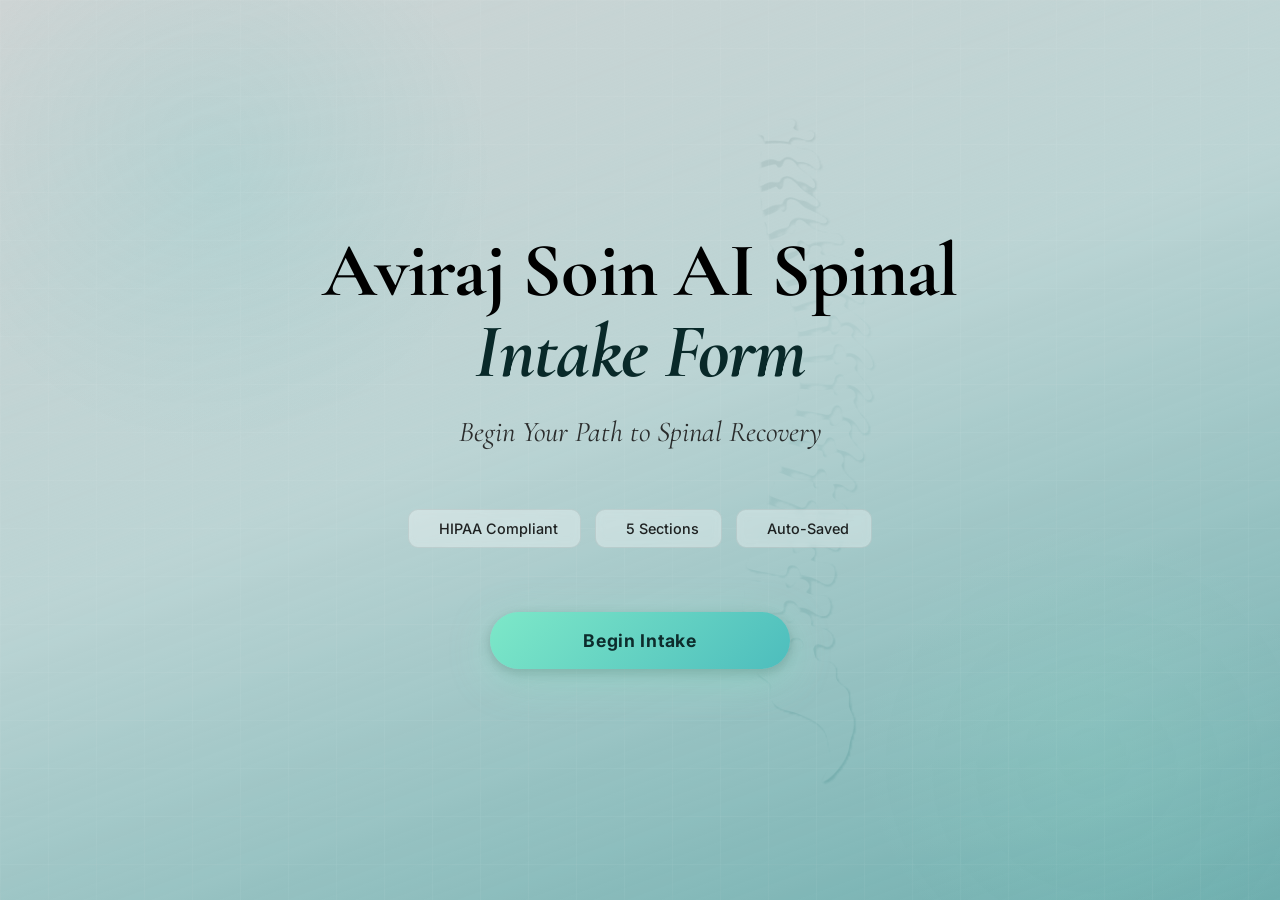
<file: index.html>
<!DOCTYPE html>
<html lang="en">

<head>
    <meta charset="UTF-8">
    <meta name="viewport" content="width=device-width, initial-scale=1.0">
    <title>Aviraj Soin AI Spinal Intake</title>
    <meta name="description"
        content="Begin your personalised spinal recovery journey with the Aviraj Soin AI Spinal Intake.">
    <link rel="preconnect" href="https://fonts.googleapis.com">
    <link rel="preconnect" href="https://fonts.gstatic.com" crossorigin>
    <link
        href="https://fonts.googleapis.com/css2?family=Cormorant+Garamond:ital,wght@0,300;0,400;0,600;0,700;1,300;1,400;1,600&family=Inter:wght@300;400;500;600;700&display=swap"
        rel="stylesheet">
    <style>
        :root {
            --teal-dark: #1d6e6e;
            --teal-light: #4dbdbd;
            --white: #ffffff;
            --transition: 0.3s cubic-bezier(0.4, 0, 0.2, 1);
            --font-family: garamond, source-serif-pro, Georgia, Cambria, "Times New Roman", Times, serif;
        }

        *,
        *::before,
        *::after {
            box-sizing: border-box;
            margin: 0;
            padding: 0;
        }

        html {
            height: 100%;
        }

        body {
            font-family: 'Inter', sans-serif;
            min-height: 100vh;
            height: 100%;
            overflow-x: hidden;
            -webkit-font-smoothing: antialiased;
            background: #0d2c2c3b;
        }

        .landing {
            min-height: 100vh;
            display: flex;
            align-items: center;
            justify-content: center;
            background: linear-gradient(160deg, rgba(111, 198, 198, 0) 0%, #b2cece 45%, rgba(42, 144, 144, 0.69) 100%);
            position: relative;
            overflow: hidden;
            padding: 40px 20px;
        }

        .spine-bg {
            position: absolute;
            inset: 0;
            background-image: url('spine_only.png');
            background-size: auto 105%;
            background-position: right;
            background-repeat: repeat-x;
            mix-blend-mode: screen;
            opacity: 0.12;
            pointer-events: none;
            z-index: 1;
        }

        .landing::before {
            content: '';
            position: absolute;
            top: -120px;
            left: -80px;
            width: 600px;
            height: 600px;
            border-radius: 50%;
            background: radial-gradient(circle, rgba(77, 189, 189, 0.18) 0%, transparent 65%);
            pointer-events: none;
        }

        .landing::after {
            content: '';
            position: absolute;
            bottom: -100px;
            right: -60px;
            width: 500px;
            height: 500px;
            border-radius: 50%;
            background: radial-gradient(circle, rgba(125, 232, 200, 0.12) 0%, transparent 65%);
            pointer-events: none;
        }

        .grid-overlay {
            position: absolute;
            inset: 0;
            background-image:
                linear-gradient(rgba(255, 255, 255, 0.035) 1px, transparent 1px),
                linear-gradient(90deg, rgba(255, 255, 255, 0.035) 1px, transparent 1px);
            background-size: 48px 48px;
            pointer-events: none;
        }

        .center-content {
            position: relative;
            z-index: 2;
            display: flex;
            flex-direction: column;
            align-items: center;
            text-align: center;
            max-width: 800px;
            width: 100%;
        }

        .main-heading {
            font-family: 'Cormorant Garamond', serif;
            font-size: clamp(3rem, 6vw, 5rem);
            font-weight: 700;
            line-height: 1.05;
            color: black;
            margin-bottom: 20px;
            letter-spacing: -0.01em;
        }

        .main-heading em {
            font-style: italic;
            /* color: #a8e8e8; */
            color: #092929;
            display: block;
        }

        .subtitle {
            font-family: 'Cormorant Garamond', serif;
            font-size: clamp(1.4rem, 2.5vw, 1.8rem);
            font-weight: 400;
            font-style: italic;
            color: rgba(18, 15, 15, 0.85);
            margin-bottom: 56px;
            line-height: 1.4;
        }

        .feature-pills {
            display: flex;
            flex-wrap: wrap;
            justify-content: center;
            gap: 14px;
            margin-bottom: 64px;
        }

        .pill {
            display: inline-flex;
            align-items: center;
            gap: 8px;
            background: rgba(255, 255, 255, 0.35);
            border: 1px solid rgba(0, 0, 0, 0.08);
            border-radius: 10px;
            padding: 10px 22px;
            font-size: 0.9rem;
            font-weight: 500;
            color: rgba(0, 0, 0, 0.85);
            backdrop-filter: blur(4px);
            transition: var(--transition);
        }

        .pill:hover {
            background: rgba(255, 255, 255, 0.65);
            border-color: rgba(0, 0, 0, 0.15);
            transform: translateY(-2px);
        }

        .pill-icon {
            font-size: 1.15rem;
            line-height: 1;
        }

        .cta-group {
            display: flex;
            flex-direction: column;
            align-items: center;
            gap: 16px;
        }

        .btn-start {
            display: inline-flex;
            align-items: center;
            justify-content: center;
            gap: 12px;
            background: linear-gradient(135deg, #7de8c8 0%, #4dbdbd 100%);
            color: #0d2c2c;
            font-family: 'Inter', sans-serif;
            font-size: 1.1rem;
            font-weight: 700;
            letter-spacing: 0.04em;
            padding: 18px 56px;
            border-radius: 50px;
            border: none;
            cursor: pointer;
            text-decoration: none;
            box-shadow: 0 10px 40px rgba(125, 232, 200, 0.35), 0 4px 12px rgba(0, 0, 0, 0.2);
            transition: var(--transition);
            position: relative;
            overflow: hidden;
            min-width: 300px;
        }

        .btn-start::before {
            content: '';
            position: absolute;
            inset: 0;
            background: linear-gradient(135deg, rgba(255, 255, 255, 0.2) 0%, transparent 60%);
            opacity: 0;
            transition: opacity 0.3s ease;
        }

        .btn-start:hover {
            transform: translateY(-4px);
            box-shadow: 0 16px 50px rgba(125, 232, 200, 0.5), 0 6px 16px rgba(0, 0, 0, 0.25);
        }

        .btn-start:hover::before {
            opacity: 1;
        }

        .btn-start:active {
            transform: translateY(-1px);
        }

        .btn-arrow {
            font-size: 1.25rem;
            transition: transform 0.3s ease;
        }

        .btn-start:hover .btn-arrow {
            transform: translateX(5px);
        }

        @media (max-width: 768px) {
            .main-heading {
                font-size: 3rem;
            }

            .subtitle {
                font-size: 1.25rem;
                margin-bottom: 40px;
            }

            .feature-pills {
                gap: 10px;
                margin-bottom: 48px;
            }

            .pill {
                font-size: 0.8rem;
                padding: 8px 18px;
            }

            .btn-start {
                width: 100%;
                min-width: unset;
                padding: 16px 32px;
                font-size: 1rem;
            }
        }
    </style>
</head>

<body>
    <div class="landing">
        <div class="spine-bg"></div>
        <div class="grid-overlay"></div>
        <div class="center-content">
            <h1 class="main-heading">
                Aviraj Soin
                AI Spinal <br><em>Intake Form</em>
            </h1>
            <p class="subtitle">Begin Your Path to Spinal Recovery</p>

            <div class="feature-pills">
                <div class="pill"><span class="pill-icon"></span> HIPAA Compliant</div>
                <!-- <div class="pill"><span class="pill-icon">🧬</span> AI-Assisted Anaysis</div> -->
                <div class="pill"><span class="pill-icon"></span> 5 Sections</div>
                <div class="pill"><span class="pill-icon"></span> Auto-Saved</div>
            </div>

            <div class="cta-group">
                <a href="form.html" class="btn-start">
                    Begin Intake
                    <!-- <span class="btn-arrow">→</span> -->
                </a>
            </div>
        </div>
    </div>
</body>

</html>
</file>
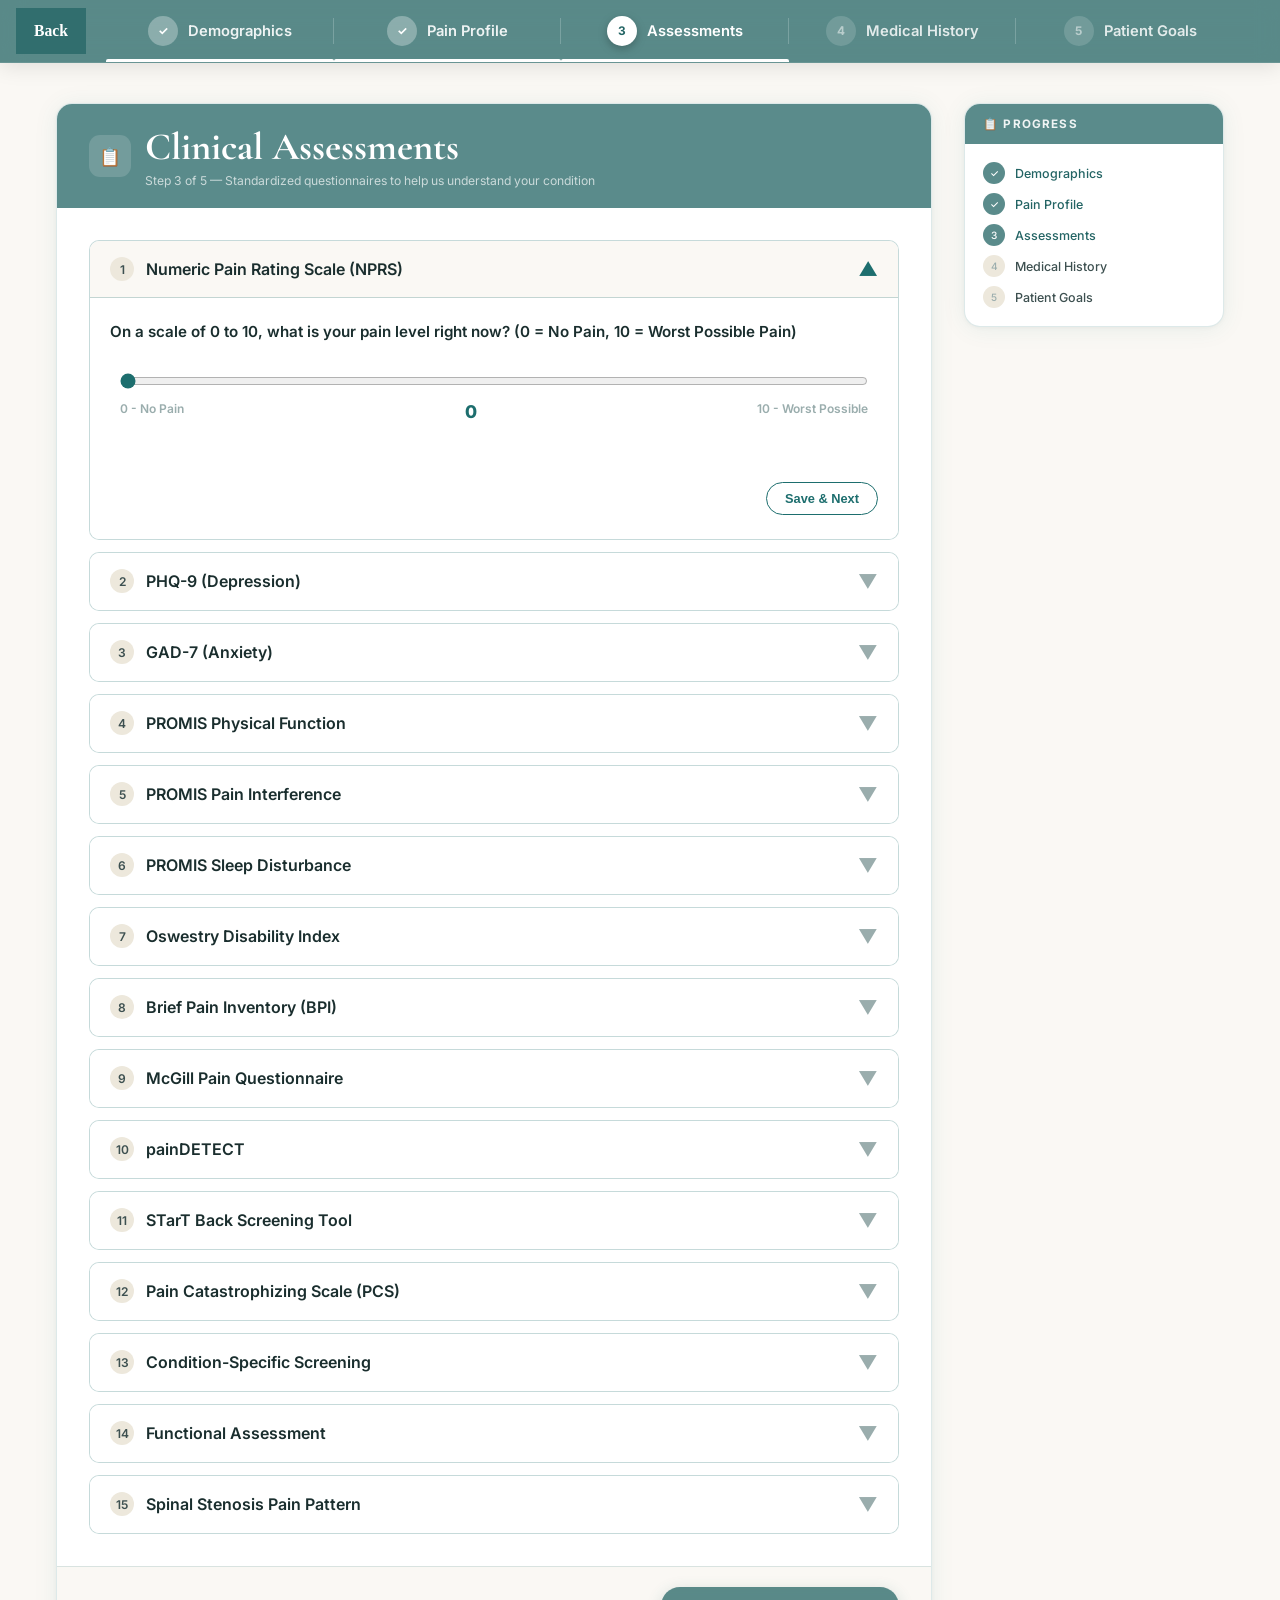
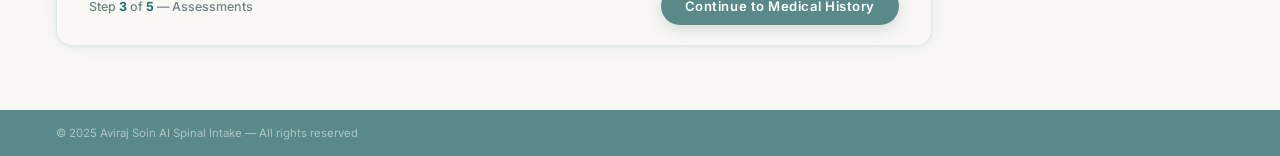
<file: assessments.html>
<!DOCTYPE html>
<html lang="en">

<head>
    <meta charset="UTF-8">
    <meta name="viewport" content="width=device-width, initial-scale=1.0">
    <title>Assessments – Aviraj Soin AI Spinal Intake</title>
    <link rel="preconnect" href="https://fonts.googleapis.com">
    <link rel="preconnect" href="https://fonts.gstatic.com" crossorigin>
    <link
        href="https://fonts.googleapis.com/css2?family=Cormorant+Garamond:ital,wght@0,400;0,600;0,700;1,400;1,600&family=Inter:wght@300;400;500;600;700&display=swap"
        rel="stylesheet">
    <link rel="stylesheet" href="intake.css">

    <style>
        .accordion {
            display: flex;
            flex-direction: column;
            gap: 12px;
        }

        .acc-item {
            border: 1px solid var(--border-mid);
            border-radius: var(--radius-sm);
            background: #fff;
            overflow: hidden;
            transition: var(--transition);
        }

        .acc-item.completed {
            border-color: var(--teal-light);
            background: var(--teal-faint);
        }

        .acc-header {
            padding: 16px 20px;
            cursor: pointer;
            display: flex;
            align-items: center;
            justify-content: space-between;
            font-weight: 600;
            color: var(--text-dark);
            user-select: none;
            background: #fff;
            border-bottom: 1px solid transparent;
            transition: var(--transition);
        }

        .acc-item.active .acc-header {
            border-bottom-color: var(--border-mid);
            background: var(--parchment);
        }

        .acc-item.completed .acc-header {
            background: transparent;
        }

        .acc-header:hover {
            background: var(--parchment);
        }

        .acc-title {
            display: flex;
            align-items: center;
            gap: 12px;
        }

        .acc-badge {
            display: flex;
            align-items: center;
            justify-content: center;
            width: 24px;
            height: 24px;
            border-radius: 50%;
            background: var(--cream-dark);
            color: var(--text-mid);
            font-size: 0.75rem;
        }

        .acc-item.completed .acc-badge {
            background: var(--teal-mid);
            color: #fff;
        }

        .acc-score {
            font-size: 0.75rem;
            color: var(--teal-dark);
            font-weight: 700;
            background: rgba(255, 255, 255, 0.6);
            padding: 2px 8px;
            border-radius: 30px;
            display: none;
        }

        .acc-item.completed .acc-score {
            display: inline-block;
        }

        .acc-icon {
            font-size: 1.2rem;
            color: var(--text-muted);
            transition: transform 0.3s ease;
        }

        .acc-item.active .acc-icon {
            transform: rotate(180deg);
            color: var(--teal-dark);
        }

        .acc-content {
            display: none;
            padding: 24px 20px;
            background: #fff;
        }

        .acc-item.active .acc-content {
            display: block;
            animation: fadeIn 0.3s ease;
        }

        @keyframes fadeIn {
            from {
                opacity: 0;
                transform: translateY(-4px);
            }

            to {
                opacity: 1;
                transform: translateY(0);
            }
        }

        .survey-q {
            margin-bottom: 4px;
            padding-bottom: 16px;
            /* border-bottom: 1px dashed var(--border); */
        }

        .survey-q:last-child {
            margin-bottom: 0;
            padding-bottom: 0;
            border-bottom: none;
        }

        .survey-label {
            font-size: 0.95rem;
            font-weight: 600;
            color: var(--text-dark);
            margin-bottom: 12px;
            display: block;
        }

        /* Standard Likert Row */
        .likert-group {
            display: flex;
            gap: 8px;
            flex-wrap: wrap;
        }

        .likert-opt {
            flex: 1;
            min-width: 80px;
            text-align: center;
        }

        .likert-opt input[type="radio"],
        .likert-opt input[type="checkbox"] {
            display: none;
        }

        .likert-opt label {
            font-family: georia;
            display: block;
            padding: 10px 8px;
            background: #fff;
            border: 1px solid var(--border-mid);
            border-radius: var(--radius-sm);
            cursor: pointer;
            font-size: 0.75rem;
            color: var(--text-mid);
            transition: var(--transition);
            font-weight: 500;
            text-transform: none;
            letter-spacing: normal;
        }

        .likert-opt input[type="radio"]:checked+label,
        .likert-opt input[type="checkbox"]:checked+label {
            background: #1d6e6ec7;
            color: #fff;
            border-color: #1d6e6ec7;
            box-shadow: 0 4px 10px rgba(29, 110, 110, 0.2);
        }

        /* NPRS Slider specialized styling */
        .nprs-wrap {
            padding: 20px 10px;
        }

        input[type="range"] {
            width: 100%;
            accent-color: var(--teal-dark);
            cursor: pointer;
        }

        .nprs-labels {
            display: flex;
            justify-content: space-between;
            font-size: 0.75rem;
            color: var(--text-muted);
            margin-top: 8px;
            font-weight: 600;
        }

        .action-row {
            margin-top: 24px;
            display: flex;
            justify-content: flex-end;
        }

        .btn-outline {
            background: transparent;
            color: var(--teal-dark);
            border: 1.5px solid var(--teal-dark);
            padding: 8px 18px;
            border-radius: 50px;
            font-size: 0.8rem;
            font-weight: 600;
            cursor: pointer;
            transition: var(--transition);
        }

        .btn-outline:hover {
            background: var(--teal-faint);
        }
    </style>
</head>

<body>
    <div class="page-wrap">
        <nav class="progress-band" aria-label="Form progress">
            <div class="progress-inner">
                <a href="pain-profile.html" class="back-link"><span>Back</span></a>
                <div class="progress-steps">
                    <div class="step-node done">
                        <div class="step-circle">✓</div><span class="step-label">Demographics</span>
                        <div class="step-bar"></div>
                    </div>
                    <div class="step-node done">
                        <div class="step-circle">✓</div><span class="step-label">Pain Profile</span>
                        <div class="step-bar"></div>
                    </div>
                    <div class="step-node active">
                        <div class="step-circle">3</div><span class="step-label">Assessments</span>
                        <div class="step-bar"></div>
                    </div>
                    <div class="step-node upcoming">
                        <div class="step-circle">4</div><span class="step-label">Medical History</span>
                    </div>
                    <div class="step-node upcoming">
                        <div class="step-circle">5</div><span class="step-label">Patient Goals</span>
                    </div>
                </div>
            </div>
        </nav>

        <div class="main-content">
            <div class="form-card">
                <div class="card-topbar">
                    <div class="topbar-icon">📋</div>
                    <div class="topbar-text">
                        <h2>Clinical Assessments</h2>
                        <p>Step 3 of 5 — Standardized questionnaires to help us understand your condition</p>
                    </div>
                </div>

                <div class="form-body">

                    <div id="val-banner" role="alert">
                        <span>⚠️</span>
                        <span id="val-msg">Please complete all surveys before continuing.</span>
                    </div>

                    <div class="accordion" id="surveysContainer">

                        <!-- 1. NPRS -->
                        <div class="acc-item" id="survey-nprs">
                            <div class="acc-header" onclick="toggleAcc('survey-nprs')">
                                <div class="acc-title">
                                    <div class="acc-badge">1</div>
                                    Numeric Pain Rating Scale (NPRS)
                                    <span class="acc-score" id="score-nprs">Score: 0</span>
                                </div>
                                <div class="acc-icon">▼</div>
                            </div>
                            <div class="acc-content">
                                <div class="survey-q">
                                    <span class="survey-label">On a scale of 0 to 10, what is your pain level right now?
                                        (0 = No Pain, 10 = Worst Possible Pain)</span>
                                    <div class="nprs-wrap">
                                        <input type="range" id="nprs_val" name="nprs_val" min="0" max="10" value="0"
                                            oninput="updateRangeLabel('nprs_val', 'nprs_display'); markAccDone('survey-nprs', this.value);">
                                        <div class="nprs-labels">
                                            <span>0 - No Pain</span>
                                            <span style="color:var(--teal-dark); font-weight: 800; font-size:1.1rem;"
                                                id="nprs_display">0</span>
                                            <span>10 - Worst Possible</span>
                                        </div>
                                    </div>
                                </div>
                                <div class="action-row">
                                    <button type="button" class="btn-outline"
                                        onclick="nextAcc('survey-nprs', 'survey-phq9')">Save & Next</button>
                                </div>
                            </div>
                        </div>

                        <!-- 2. PHQ-9 (Depression) -->
                        <div class="acc-item" id="survey-phq9">
                            <div class="acc-header" onclick="toggleAcc('survey-phq9')">
                                <div class="acc-title">
                                    <div class="acc-badge">2</div>
                                    PHQ-9 (Depression)
                                    <span class="acc-score" id="score-phq9">Score: 0</span>
                                </div>
                                <div class="acc-icon">▼</div>
                            </div>
                            <div class="acc-content">
                                <p style="font-size:0.8rem; color:var(--text-muted); margin-bottom: 16px;">Over the last
                                    2 weeks, how often have you been bothered by any of the following problems?</p>

                                <div id="phq9-questions"></div>

                                <div class="action-row">
                                    <button type="button" class="btn-outline"
                                        onclick="calcPHQ9(); nextAcc('survey-phq9', 'survey-gad7')">Save & Next</button>
                                </div>
                            </div>
                        </div>

                        <!-- 3. GAD-7 (Anxiety) -->
                        <div class="acc-item" id="survey-gad7">
                            <div class="acc-header" onclick="toggleAcc('survey-gad7')">
                                <div class="acc-title">
                                    <div class="acc-badge">3</div>
                                    GAD-7 (Anxiety)
                                    <span class="acc-score" id="score-gad7">Score: 0</span>
                                </div>
                                <div class="acc-icon">▼</div>
                            </div>
                            <div class="acc-content">
                                <p style="font-size:0.8rem; color:var(--text-muted); margin-bottom: 16px;">Over the last
                                    2 weeks, how often have you been bothered by the following problems?</p>

                                <div id="gad7-questions"></div>

                                <div class="action-row">
                                    <button type="button" class="btn-outline"
                                        onclick="calcGAD7(); nextAcc('survey-gad7', 'survey-promis-pf')">Save &
                                        Next</button>
                                </div>
                            </div>
                        </div>

                        <!-- 4. PROMIS Physical Function -->
                        <div class="acc-item" id="survey-promis-pf">
                            <div class="acc-header" onclick="toggleAcc('survey-promis-pf')">
                                <div class="acc-title">
                                    <div class="acc-badge">4</div>
                                    PROMIS Physical Function
                                    <span class="acc-score" id="score-promis-pf">T-Score: 50</span>
                                </div>
                                <div class="acc-icon">▼</div>
                            </div>
                            <div class="acc-content">
                                <p style="font-size:0.8rem; color:var(--text-muted); margin-bottom: 16px;">Are you able
                                    to do the following tasks?</p>

                                <div id="promis-pf-questions"></div>

                                <div class="action-row">
                                    <button type="button" class="btn-outline"
                                        onclick="calcPROMIS('pf'); nextAcc('survey-promis-pf', 'survey-promis-pi')">Save
                                        & Next</button>
                                </div>
                            </div>
                        </div>

                        <!-- 5. PROMIS Pain Interference -->
                        <div class="acc-item" id="survey-promis-pi">
                            <div class="acc-header" onclick="toggleAcc('survey-promis-pi')">
                                <div class="acc-title">
                                    <div class="acc-badge">5</div>
                                    PROMIS Pain Interference
                                    <span class="acc-score" id="score-promis-pi">T-Score: 50</span>
                                </div>
                                <div class="acc-icon">▼</div>
                            </div>
                            <div class="acc-content">
                                <p style="font-size:0.8rem; color:var(--text-muted); margin-bottom: 16px;">In the past 7
                                    days...</p>

                                <div id="promis-pi-questions"></div>

                                <div class="action-row">
                                    <button type="button" class="btn-outline"
                                        onclick="calcPROMIS('pi'); nextAcc('survey-promis-pi', 'survey-promis-sd')">Save
                                        & Next</button>
                                </div>
                            </div>
                        </div>

                        <!-- 6. PROMIS Sleep Disturbance -->
                        <div class="acc-item" id="survey-promis-sd">
                            <div class="acc-header" onclick="toggleAcc('survey-promis-sd')">
                                <div class="acc-title">
                                    <div class="acc-badge">6</div>
                                    PROMIS Sleep Disturbance
                                    <span class="acc-score" id="score-promis-sd">T-Score: 50</span>
                                </div>
                                <div class="acc-icon">▼</div>
                            </div>
                            <div class="acc-content">
                                <p style="font-size:0.8rem; color:var(--text-muted); margin-bottom: 16px;">In the past 7
                                    days...</p>

                                <div id="promis-sd-questions"></div>

                                <div class="action-row">
                                    <button type="button" class="btn-outline"
                                        onclick="calcPROMIS('sd'); nextAcc('survey-promis-sd', 'survey-odi')">Save &
                                        Next</button>
                                </div>
                            </div>
                        </div>

                        <!-- Other Surveys Placholders to reach 12 limit per requirements -->
                        <!-- 7. ODI -->
                        <div class="acc-item" id="survey-odi">
                            <div class="acc-header" onclick="toggleAcc('survey-odi')">
                                <div class="acc-title">
                                    <div class="acc-badge">7</div> Oswestry Disability Index
                                </div>
                                <div class="acc-icon">▼</div>
                            </div>
                            <div class="acc-content">
                                <p style="font-size:0.85rem; color:var(--text-mid); margin-bottom: 16px;">This section
                                    is designed to give us information as to how your back pain affects your ability to
                                    manage in everyday life.</p>
                                <div id="odi-questions"></div>
                                <div class="action-row">
                                    <button type="button" class="btn-outline"
                                        onclick="calcODI(); nextAcc('survey-odi', 'survey-bpi')">Save & Next</button>
                                </div>
                            </div>
                        </div>

                        <!-- 8. BPI -->
                        <div class="acc-item" id="survey-bpi">
                            <div class="acc-header" onclick="toggleAcc('survey-bpi')">
                                <div class="acc-title">
                                    <div class="acc-badge">8</div> Brief Pain Inventory (BPI)
                                    <span class="acc-score" id="score-bpi">Score: 0</span>
                                </div>
                                <div class="acc-icon">▼</div>
                            </div>
                            <div class="acc-content">
                                <p style="font-size:0.8rem; color:var(--text-muted); margin-bottom: 16px;">Rate your
                                    pain by selecting the number that best describes your pain.</p>
                                <div id="bpi-questions"></div>
                                <div class="action-row">
                                    <button type="button" class="btn-outline"
                                        onclick="calcSumThenNext('bpi', 4, 'survey-bpi', 'survey-mcgill')">Save &
                                        Next</button>
                                </div>
                            </div>
                        </div>

                        <!-- 9. McGill Pain Questionnaire -->
                        <div class="acc-item" id="survey-mcgill">
                            <div class="acc-header" onclick="toggleAcc('survey-mcgill')">
                                <div class="acc-title">
                                    <div class="acc-badge">9</div> McGill Pain Questionnaire
                                    <span class="acc-score" id="score-mcgill">Score: 0</span>
                                </div>
                                <div class="acc-icon">▼</div>
                            </div>
                            <div class="acc-content">
                                <p style="font-size:0.8rem; color:var(--text-muted); margin-bottom: 16px;">How would you
                                    describe your pain right now?</p>
                                <div id="mcgill-questions"></div>
                                <div class="action-row">
                                    <button type="button" class="btn-outline"
                                        onclick="calcSumThenNext('mcgill', 4, 'survey-mcgill', 'survey-paindetect')">Save
                                        & Next</button>
                                </div>
                            </div>
                        </div>

                        <!-- 10. painDETECT -->
                        <div class="acc-item" id="survey-paindetect">
                            <div class="acc-header" onclick="toggleAcc('survey-paindetect')">
                                <div class="acc-title">
                                    <div class="acc-badge">10</div> painDETECT
                                    <span class="acc-score" id="score-paindetect">Score: 0</span>
                                </div>
                                <div class="acc-icon">▼</div>
                            </div>
                            <div class="acc-content">
                                <p style="font-size:0.8rem; color:var(--text-muted); margin-bottom: 16px;">Do you suffer
                                    from a burning sensation, tingling, or numbness?</p>
                                <div id="paindetect-questions"></div>
                                <div class="action-row">
                                    <button type="button" class="btn-outline"
                                        onclick="calcSumThenNext('pd', 5, 'survey-paindetect', 'survey-startback')">Save
                                        & Next</button>
                                </div>
                            </div>
                        </div>

                        <!-- 11. STarT Back -->
                        <div class="acc-item" id="survey-startback">
                            <div class="acc-header" onclick="toggleAcc('survey-startback')">
                                <div class="acc-title">
                                    <div class="acc-badge">11</div> STarT Back Screening Tool
                                    <span class="acc-score" id="score-startback">Score: 0</span>
                                </div>
                                <div class="acc-icon">▼</div>
                            </div>
                            <div class="acc-content">
                                <p style="font-size:0.8rem; color:var(--text-muted); margin-bottom: 16px;">Thinking
                                    about the last 2 weeks...</p>
                                <div id="startback-questions"></div>
                                <div class="action-row">
                                    <button type="button" class="btn-outline"
                                        onclick="calcSumThenNext('sb', 5, 'survey-startback', 'survey-pcs')">Save &
                                        Next</button>
                                </div>
                            </div>
                        </div>

                        <!-- 12. PCS -->
                        <div class="acc-item" id="survey-pcs">
                            <div class="acc-header" onclick="toggleAcc('survey-pcs')">
                                <div class="acc-title">
                                    <div class="acc-badge">12</div> Pain Catastrophizing Scale (PCS)
                                    <span class="acc-score" id="score-pcs">Score: 0</span>
                                </div>
                                <div class="acc-icon">▼</div>
                            </div>
                            <div class="acc-content">
                                <p style="font-size:0.8rem; color:var(--text-muted); margin-bottom: 16px;">Everyone
                                    experiences painful situations at some point in their lives...</p>
                                <div id="pcs-questions"></div>
                                <div class="action-row">
                                    <button type="button" class="btn-outline"
                                        onclick="calcSumThenNext('pcs', 5, 'survey-pcs', null)">Mark Complete</button>
                                </div>
                            </div>
                        </div>


                        <!-- 13. Condition-Specific Screening -->
                        <div class="acc-item" id="survey-cond">
                            <div class="acc-header" onclick="toggleAcc('survey-cond')">
                                <div class="acc-title">
                                    <div class="acc-badge">13</div> Condition-Specific Screening
                                    <span class="acc-score" id="score-cond" style="display:none;"></span>
                                </div>
                                <div class="acc-icon">▼</div>
                            </div>
                            <div class="acc-content" id="cond-questions">
                                <h4
                                    style='margin-top:16px; margin-bottom:12px; color:var(--teal-dark); border-bottom:1px solid var(--border-mid); padding-bottom:4px;'>
                                    Lumbar Spinal Stenosis (Neurogenic Claudication) Walking/Standing</h4>

                                <div class="survey-q">
                                    <span class="survey-label">1. How long can you stand before you need to sit?</span>
                                    <input type="text" id="cond_txt_0"
                                        style="width:100%; padding:10px; border:1px solid var(--border-mid); border-radius:4px;"
                                        oninput="saveDraft()">
                                </div>
                                <div class="survey-q">
                                    <span class="survey-label">2. How far can you walk before symptoms force you to
                                        stop?</span>
                                    <input type="text" id="cond_txt_1"
                                        style="width:100%; padding:10px; border:1px solid var(--border-mid); border-radius:4px;"
                                        oninput="saveDraft()">
                                </div>
                                <div class="survey-q">
                                    <span class="survey-label">3. Are your symptoms worse while standing?</span>
                                    <div class="likert-group">
                                        <div class="likert-opt"><input type="radio" id="cond_2_0" name="cond_2"
                                                value="0" onchange="saveDraft()"><label for="cond_2_0">No</label></div>
                                        <div class="likert-opt"><input type="radio" id="cond_2_1" name="cond_2"
                                                value="1" onchange="saveDraft()"><label for="cond_2_1">Yes</label></div>
                                    </div>
                                </div>
                                <div class="survey-q">
                                    <span class="survey-label">4. Are your symptoms worse while walking?</span>
                                    <div class="likert-group">
                                        <div class="likert-opt"><input type="radio" id="cond_3_0" name="cond_3"
                                                value="0" onchange="saveDraft()"><label for="cond_3_0">No</label></div>
                                        <div class="likert-opt"><input type="radio" id="cond_3_1" name="cond_3"
                                                value="1" onchange="saveDraft()"><label for="cond_3_1">Yes</label></div>
                                    </div>
                                </div>
                                <div class="survey-q">
                                    <span class="survey-label">5. Are symptoms relieved within a few minutes of
                                        sitting?</span>
                                    <div class="likert-group">
                                        <div class="likert-opt"><input type="radio" id="cond_4_0" name="cond_4"
                                                value="0" onchange="saveDraft()"><label for="cond_4_0">No</label></div>
                                        <div class="likert-opt"><input type="radio" id="cond_4_1" name="cond_4"
                                                value="1" onchange="saveDraft()"><label for="cond_4_1">Yes</label></div>
                                    </div>
                                </div>
                                <div class="survey-q">
                                    <span class="survey-label">6. Can you walk farther while leaning on a shopping
                                        cart?</span>
                                    <div class="likert-group">
                                        <div class="likert-opt"><input type="radio" id="cond_5_0" name="cond_5"
                                                value="0" onchange="saveDraft()"><label for="cond_5_0">No</label></div>
                                        <div class="likert-opt"><input type="radio" id="cond_5_1" name="cond_5"
                                                value="1" onchange="saveDraft()"><label for="cond_5_1">Yes</label></div>
                                    </div>
                                </div>
                                <div class="survey-q">
                                    <span class="survey-label">7. Can you ride a bicycle farther than you can
                                        walk?</span>
                                    <div class="likert-group">
                                        <div class="likert-opt"><input type="radio" id="cond_6_0" name="cond_6"
                                                value="0" onchange="saveDraft()"><label for="cond_6_0">No</label></div>
                                        <div class="likert-opt"><input type="radio" id="cond_6_1" name="cond_6"
                                                value="1" onchange="saveDraft()"><label for="cond_6_1">Yes</label></div>
                                    </div>
                                </div>
                                <div class="survey-q">
                                    <span class="survey-label">8. Is walking downhill worse than uphill?</span>
                                    <div class="likert-group">
                                        <div class="likert-opt"><input type="radio" id="cond_7_0" name="cond_7"
                                                value="0" onchange="saveDraft()"><label for="cond_7_0">No</label></div>
                                        <div class="likert-opt"><input type="radio" id="cond_7_1" name="cond_7"
                                                value="1" onchange="saveDraft()"><label for="cond_7_1">Yes</label></div>
                                    </div>
                                </div>
                                <div class="survey-q">
                                    <span class="survey-label">9. Do you lean forward while walking?</span>
                                    <div class="likert-group">
                                        <div class="likert-opt"><input type="radio" id="cond_8_0" name="cond_8"
                                                value="0" onchange="saveDraft()"><label for="cond_8_0">No</label></div>
                                        <div class="likert-opt"><input type="radio" id="cond_8_1" name="cond_8"
                                                value="1" onchange="saveDraft()"><label for="cond_8_1">Yes</label></div>
                                    </div>
                                </div>
                                <div class="survey-q">
                                    <span class="survey-label">10. Do your legs feel heavy or tired when walking?</span>
                                    <div class="likert-group">
                                        <div class="likert-opt"><input type="radio" id="cond_9_0" name="cond_9"
                                                value="0" onchange="saveDraft()"><label for="cond_9_0">No</label></div>
                                        <div class="likert-opt"><input type="radio" id="cond_9_1" name="cond_9"
                                                value="1" onchange="saveDraft()"><label for="cond_9_1">Yes</label></div>
                                    </div>
                                </div>
                                <div class="survey-q">
                                    <span class="survey-label">11. Do both legs hurt?</span>
                                    <div class="likert-group">
                                        <div class="likert-opt"><input type="radio" id="cond_10_0" name="cond_10"
                                                value="0" onchange="saveDraft()"><label for="cond_10_0">No</label></div>
                                        <div class="likert-opt"><input type="radio" id="cond_10_1" name="cond_10"
                                                value="1" onchange="saveDraft()"><label for="cond_10_1">Yes</label>
                                        </div>
                                    </div>
                                </div>
                                <div class="survey-q">
                                    <span class="survey-label">12. Do symptoms involve the buttocks?</span>
                                    <div class="likert-group">
                                        <div class="likert-opt"><input type="radio" id="cond_11_0" name="cond_11"
                                                value="0" onchange="saveDraft()"><label for="cond_11_0">No</label></div>
                                        <div class="likert-opt"><input type="radio" id="cond_11_1" name="cond_11"
                                                value="1" onchange="saveDraft()"><label for="cond_11_1">Yes</label>
                                        </div>
                                    </div>
                                </div>
                                <div class="survey-q">
                                    <span class="survey-label">13. Do symptoms improve when bending forward?</span>
                                    <div class="likert-group">
                                        <div class="likert-opt"><input type="radio" id="cond_12_0" name="cond_12"
                                                value="0" onchange="saveDraft()"><label for="cond_12_0">No</label></div>
                                        <div class="likert-opt"><input type="radio" id="cond_12_1" name="cond_12"
                                                value="1" onchange="saveDraft()"><label for="cond_12_1">Yes</label>
                                        </div>
                                    </div>
                                </div>
                                <div class="survey-q">
                                    <span class="survey-label">14. Do you avoid standing because of leg pain?</span>
                                    <div class="likert-group">
                                        <div class="likert-opt"><input type="radio" id="cond_13_0" name="cond_13"
                                                value="0" onchange="saveDraft()"><label for="cond_13_0">No</label></div>
                                        <div class="likert-opt"><input type="radio" id="cond_13_1" name="cond_13"
                                                value="1" onchange="saveDraft()"><label for="cond_13_1">Yes</label>
                                        </div>
                                    </div>
                                </div>
                                <div class="survey-q">
                                    <span class="survey-label">15. Have your walking distance progressively
                                        decreased?</span>
                                    <div class="likert-group">
                                        <div class="likert-opt"><input type="radio" id="cond_14_0" name="cond_14"
                                                value="0" onchange="saveDraft()"><label for="cond_14_0">No</label></div>
                                        <div class="likert-opt"><input type="radio" id="cond_14_1" name="cond_14"
                                                value="1" onchange="saveDraft()"><label for="cond_14_1">Yes</label>
                                        </div>
                                    </div>
                                </div>
                                <h4
                                    style='margin-top:16px; margin-bottom:12px; color:var(--teal-dark); border-bottom:1px solid var(--border-mid); padding-bottom:4px;'>
                                    Lumbar Radiculopathy (Disc Herniation/ Nerve Root Compression)Leg Pain</h4>

                                <div class="survey-q">
                                    <span class="survey-label">16. Does pain travel below your knee?</span>
                                    <div class="likert-group">
                                        <div class="likert-opt"><input type="radio" id="cond_15_0" name="cond_15"
                                                value="0" onchange="saveDraft()"><label for="cond_15_0">No</label></div>
                                        <div class="likert-opt"><input type="radio" id="cond_15_1" name="cond_15"
                                                value="1" onchange="saveDraft()"><label for="cond_15_1">Yes</label>
                                        </div>
                                    </div>
                                </div>
                                <div class="survey-q">
                                    <span class="survey-label">17. Does pain go into your foot?</span>
                                    <div class="likert-group">
                                        <div class="likert-opt"><input type="radio" id="cond_16_0" name="cond_16"
                                                value="0" onchange="saveDraft()"><label for="cond_16_0">No</label></div>
                                        <div class="likert-opt"><input type="radio" id="cond_16_1" name="cond_16"
                                                value="1" onchange="saveDraft()"><label for="cond_16_1">Yes</label>
                                        </div>
                                    </div>
                                </div>
                                <div class="survey-q">
                                    <span class="survey-label">18. Which toes become numb?</span>
                                    <input type="text" id="cond_txt_17"
                                        style="width:100%; padding:10px; border:1px solid var(--border-mid); border-radius:4px;"
                                        oninput="saveDraft()">
                                </div>
                                <div class="survey-q">
                                    <span class="survey-label">19. Is one leg worse than the other?</span>
                                    <div class="likert-group">
                                        <div class="likert-opt"><input type="radio" id="cond_18_0" name="cond_18"
                                                value="0" onchange="saveDraft()"><label for="cond_18_0">No</label></div>
                                        <div class="likert-opt"><input type="radio" id="cond_18_1" name="cond_18"
                                                value="1" onchange="saveDraft()"><label for="cond_18_1">Yes</label>
                                        </div>
                                    </div>
                                </div>
                                <div class="survey-q">
                                    <span class="survey-label">20. Is your leg pain worse than your back pain?</span>
                                    <div class="likert-group">
                                        <div class="likert-opt"><input type="radio" id="cond_19_0" name="cond_19"
                                                value="0" onchange="saveDraft()"><label for="cond_19_0">No</label></div>
                                        <div class="likert-opt"><input type="radio" id="cond_19_1" name="cond_19"
                                                value="1" onchange="saveDraft()"><label for="cond_19_1">Yes</label>
                                        </div>
                                    </div>
                                </div>
                                <div class="survey-q">
                                    <span class="survey-label">21. Did the pain begin suddenly?</span>
                                    <div class="likert-group">
                                        <div class="likert-opt"><input type="radio" id="cond_20_0" name="cond_20"
                                                value="0" onchange="saveDraft()"><label for="cond_20_0">No</label></div>
                                        <div class="likert-opt"><input type="radio" id="cond_20_1" name="cond_20"
                                                value="1" onchange="saveDraft()"><label for="cond_20_1">Yes</label>
                                        </div>
                                    </div>
                                </div>
                                <div class="survey-q">
                                    <span class="survey-label">22. Did symptoms start after lifting something?</span>
                                    <div class="likert-group">
                                        <div class="likert-opt"><input type="radio" id="cond_21_0" name="cond_21"
                                                value="0" onchange="saveDraft()"><label for="cond_21_0">No</label></div>
                                        <div class="likert-opt"><input type="radio" id="cond_21_1" name="cond_21"
                                                value="1" onchange="saveDraft()"><label for="cond_21_1">Yes</label>
                                        </div>
                                    </div>
                                </div>
                                <div class="survey-q">
                                    <span class="survey-label">23. Does coughing worsen your pain?</span>
                                    <div class="likert-group">
                                        <div class="likert-opt"><input type="radio" id="cond_22_0" name="cond_22"
                                                value="0" onchange="saveDraft()"><label for="cond_22_0">No</label></div>
                                        <div class="likert-opt"><input type="radio" id="cond_22_1" name="cond_22"
                                                value="1" onchange="saveDraft()"><label for="cond_22_1">Yes</label>
                                        </div>
                                    </div>
                                </div>
                                <div class="survey-q">
                                    <span class="survey-label">24. Does sneezing worsen your pain?</span>
                                    <div class="likert-group">
                                        <div class="likert-opt"><input type="radio" id="cond_23_0" name="cond_23"
                                                value="0" onchange="saveDraft()"><label for="cond_23_0">No</label></div>
                                        <div class="likert-opt"><input type="radio" id="cond_23_1" name="cond_23"
                                                value="1" onchange="saveDraft()"><label for="cond_23_1">Yes</label>
                                        </div>
                                    </div>
                                </div>
                                <div class="survey-q">
                                    <span class="survey-label">25. Does straining worsen your pain?</span>
                                    <div class="likert-group">
                                        <div class="likert-opt"><input type="radio" id="cond_24_0" name="cond_24"
                                                value="0" onchange="saveDraft()"><label for="cond_24_0">No</label></div>
                                        <div class="likert-opt"><input type="radio" id="cond_24_1" name="cond_24"
                                                value="1" onchange="saveDraft()"><label for="cond_24_1">Yes</label>
                                        </div>
                                    </div>
                                </div>
                                <div class="survey-q">
                                    <span class="survey-label">26. Is sitting worse than standing?</span>
                                    <div class="likert-group">
                                        <div class="likert-opt"><input type="radio" id="cond_25_0" name="cond_25"
                                                value="0" onchange="saveDraft()"><label for="cond_25_0">No</label></div>
                                        <div class="likert-opt"><input type="radio" id="cond_25_1" name="cond_25"
                                                value="1" onchange="saveDraft()"><label for="cond_25_1">Yes</label>
                                        </div>
                                    </div>
                                </div>
                                <div class="survey-q">
                                    <span class="survey-label">27. Does driving increase symptoms?</span>
                                    <div class="likert-group">
                                        <div class="likert-opt"><input type="radio" id="cond_26_0" name="cond_26"
                                                value="0" onchange="saveDraft()"><label for="cond_26_0">No</label></div>
                                        <div class="likert-opt"><input type="radio" id="cond_26_1" name="cond_26"
                                                value="1" onchange="saveDraft()"><label for="cond_26_1">Yes</label>
                                        </div>
                                    </div>
                                </div>
                                <div class="survey-q">
                                    <span class="survey-label">28. Does straightening your leg while sitting increase
                                        pain?</span>
                                    <div class="likert-group">
                                        <div class="likert-opt"><input type="radio" id="cond_27_0" name="cond_27"
                                                value="0" onchange="saveDraft()"><label for="cond_27_0">No</label></div>
                                        <div class="likert-opt"><input type="radio" id="cond_27_1" name="cond_27"
                                                value="1" onchange="saveDraft()"><label for="cond_27_1">Yes</label>
                                        </div>
                                    </div>
                                </div>
                                <div class="survey-q">
                                    <span class="survey-label">29. Do you have numbness?</span>
                                    <div class="likert-group">
                                        <div class="likert-opt"><input type="radio" id="cond_28_0" name="cond_28"
                                                value="0" onchange="saveDraft()"><label for="cond_28_0">No</label></div>
                                        <div class="likert-opt"><input type="radio" id="cond_28_1" name="cond_28"
                                                value="1" onchange="saveDraft()"><label for="cond_28_1">Yes</label>
                                        </div>
                                    </div>
                                </div>
                                <div class="survey-q">
                                    <span class="survey-label">30. Do you have tingling?</span>
                                    <div class="likert-group">
                                        <div class="likert-opt"><input type="radio" id="cond_29_0" name="cond_29"
                                                value="0" onchange="saveDraft()"><label for="cond_29_0">No</label></div>
                                        <div class="likert-opt"><input type="radio" id="cond_29_1" name="cond_29"
                                                value="1" onchange="saveDraft()"><label for="cond_29_1">Yes</label>
                                        </div>
                                    </div>
                                </div>
                                <div class="survey-q">
                                    <span class="survey-label">31. Have you noticed weakness?</span>
                                    <div class="likert-group">
                                        <div class="likert-opt"><input type="radio" id="cond_30_0" name="cond_30"
                                                value="0" onchange="saveDraft()"><label for="cond_30_0">No</label></div>
                                        <div class="likert-opt"><input type="radio" id="cond_30_1" name="cond_30"
                                                value="1" onchange="saveDraft()"><label for="cond_30_1">Yes</label>
                                        </div>
                                    </div>
                                </div>
                                <div class="survey-q">
                                    <span class="survey-label">32. Does your foot catch while walking?</span>
                                    <div class="likert-group">
                                        <div class="likert-opt"><input type="radio" id="cond_31_0" name="cond_31"
                                                value="0" onchange="saveDraft()"><label for="cond_31_0">No</label></div>
                                        <div class="likert-opt"><input type="radio" id="cond_31_1" name="cond_31"
                                                value="1" onchange="saveDraft()"><label for="cond_31_1">Yes</label>
                                        </div>
                                    </div>
                                </div>
                                <div class="survey-q">
                                    <span class="survey-label">33. Have you tripped because your foot drags?</span>
                                    <div class="likert-group">
                                        <div class="likert-opt"><input type="radio" id="cond_32_0" name="cond_32"
                                                value="0" onchange="saveDraft()"><label for="cond_32_0">No</label></div>
                                        <div class="likert-opt"><input type="radio" id="cond_32_1" name="cond_32"
                                                value="1" onchange="saveDraft()"><label for="cond_32_1">Yes</label>
                                        </div>
                                    </div>
                                </div>
                                <div class="survey-q">
                                    <span class="survey-label">34. Do your symptoms follow the outside of the
                                        leg?</span>
                                    <div class="likert-group">
                                        <div class="likert-opt"><input type="radio" id="cond_33_0" name="cond_33"
                                                value="0" onchange="saveDraft()"><label for="cond_33_0">No</label></div>
                                        <div class="likert-opt"><input type="radio" id="cond_33_1" name="cond_33"
                                                value="1" onchange="saveDraft()"><label for="cond_33_1">Yes</label>
                                        </div>
                                    </div>
                                </div>
                                <div class="survey-q">
                                    <span class="survey-label">35. Front of the thigh?</span>
                                    <div class="likert-group">
                                        <div class="likert-opt"><input type="radio" id="cond_34_0" name="cond_34"
                                                value="0" onchange="saveDraft()"><label for="cond_34_0">No</label></div>
                                        <div class="likert-opt"><input type="radio" id="cond_34_1" name="cond_34"
                                                value="1" onchange="saveDraft()"><label for="cond_34_1">Yes</label>
                                        </div>
                                    </div>
                                </div>
                                <div class="survey-q">
                                    <span class="survey-label">36. Back of the calf?</span>
                                    <div class="likert-group">
                                        <div class="likert-opt"><input type="radio" id="cond_35_0" name="cond_35"
                                                value="0" onchange="saveDraft()"><label for="cond_35_0">No</label></div>
                                        <div class="likert-opt"><input type="radio" id="cond_35_1" name="cond_35"
                                                value="1" onchange="saveDraft()"><label for="cond_35_1">Yes</label>
                                        </div>
                                    </div>
                                </div>
                                <div class="survey-q">
                                    <span class="survey-label">37. Top of the foot?</span>
                                    <div class="likert-group">
                                        <div class="likert-opt"><input type="radio" id="cond_36_0" name="cond_36"
                                                value="0" onchange="saveDraft()"><label for="cond_36_0">No</label></div>
                                        <div class="likert-opt"><input type="radio" id="cond_36_1" name="cond_36"
                                                value="1" onchange="saveDraft()"><label for="cond_36_1">Yes</label>
                                        </div>
                                    </div>
                                </div>
                                <div class="survey-q">
                                    <span class="survey-label">38. Bottom of the foot?</span>
                                    <div class="likert-group">
                                        <div class="likert-opt"><input type="radio" id="cond_37_0" name="cond_37"
                                                value="0" onchange="saveDraft()"><label for="cond_37_0">No</label></div>
                                        <div class="likert-opt"><input type="radio" id="cond_37_1" name="cond_37"
                                                value="1" onchange="saveDraft()"><label for="cond_37_1">Yes</label>
                                        </div>
                                    </div>
                                </div>
                                <h4
                                    style='margin-top:16px; margin-bottom:12px; color:var(--teal-dark); border-bottom:1px solid var(--border-mid); padding-bottom:4px;'>
                                    Lumbar Facet Joint Disease (Lumbar Spondylosis)Mechanical Back Pain</h4>

                                <div class="survey-q">
                                    <span class="survey-label">39. Is your pain mainly in your lower back?</span>
                                    <div class="likert-group">
                                        <div class="likert-opt"><input type="radio" id="cond_38_0" name="cond_38"
                                                value="0" onchange="saveDraft()"><label for="cond_38_0">No</label></div>
                                        <div class="likert-opt"><input type="radio" id="cond_38_1" name="cond_38"
                                                value="1" onchange="saveDraft()"><label for="cond_38_1">Yes</label>
                                        </div>
                                    </div>
                                </div>
                                <div class="survey-q">
                                    <span class="survey-label">40. Does your pain stay above your knees?</span>
                                    <div class="likert-group">
                                        <div class="likert-opt"><input type="radio" id="cond_39_0" name="cond_39"
                                                value="0" onchange="saveDraft()"><label for="cond_39_0">No</label></div>
                                        <div class="likert-opt"><input type="radio" id="cond_39_1" name="cond_39"
                                                value="1" onchange="saveDraft()"><label for="cond_39_1">Yes</label>
                                        </div>
                                    </div>
                                </div>
                                <div class="survey-q">
                                    <span class="survey-label">41. Is the pain worse after standing?</span>
                                    <div class="likert-group">
                                        <div class="likert-opt"><input type="radio" id="cond_40_0" name="cond_40"
                                                value="0" onchange="saveDraft()"><label for="cond_40_0">No</label></div>
                                        <div class="likert-opt"><input type="radio" id="cond_40_1" name="cond_40"
                                                value="1" onchange="saveDraft()"><label for="cond_40_1">Yes</label>
                                        </div>
                                    </div>
                                </div>
                                <div class="survey-q">
                                    <span class="survey-label">42. Is it worse after getting out of bed?</span>
                                    <div class="likert-group">
                                        <div class="likert-opt"><input type="radio" id="cond_41_0" name="cond_41"
                                                value="0" onchange="saveDraft()"><label for="cond_41_0">No</label></div>
                                        <div class="likert-opt"><input type="radio" id="cond_41_1" name="cond_41"
                                                value="1" onchange="saveDraft()"><label for="cond_41_1">Yes</label>
                                        </div>
                                    </div>
                                </div>
                                <div class="survey-q">
                                    <span class="survey-label">43. Is it worse after prolonged sitting?</span>
                                    <div class="likert-group">
                                        <div class="likert-opt"><input type="radio" id="cond_42_0" name="cond_42"
                                                value="0" onchange="saveDraft()"><label for="cond_42_0">No</label></div>
                                        <div class="likert-opt"><input type="radio" id="cond_42_1" name="cond_42"
                                                value="1" onchange="saveDraft()"><label for="cond_42_1">Yes</label>
                                        </div>
                                    </div>
                                </div>
                                <div class="survey-q">
                                    <span class="survey-label">44. Does arching backward increase pain?</span>
                                    <div class="likert-group">
                                        <div class="likert-opt"><input type="radio" id="cond_43_0" name="cond_43"
                                                value="0" onchange="saveDraft()"><label for="cond_43_0">No</label></div>
                                        <div class="likert-opt"><input type="radio" id="cond_43_1" name="cond_43"
                                                value="1" onchange="saveDraft()"><label for="cond_43_1">Yes</label>
                                        </div>
                                    </div>
                                </div>
                                <div class="survey-q">
                                    <span class="survey-label">45. Does twisting worsen pain?</span>
                                    <div class="likert-group">
                                        <div class="likert-opt"><input type="radio" id="cond_44_0" name="cond_44"
                                                value="0" onchange="saveDraft()"><label for="cond_44_0">No</label></div>
                                        <div class="likert-opt"><input type="radio" id="cond_44_1" name="cond_44"
                                                value="1" onchange="saveDraft()"><label for="cond_44_1">Yes</label>
                                        </div>
                                    </div>
                                </div>
                                <div class="survey-q">
                                    <span class="survey-label">46. Does turning in bed hurt?</span>
                                    <div class="likert-group">
                                        <div class="likert-opt"><input type="radio" id="cond_45_0" name="cond_45"
                                                value="0" onchange="saveDraft()"><label for="cond_45_0">No</label></div>
                                        <div class="likert-opt"><input type="radio" id="cond_45_1" name="cond_45"
                                                value="1" onchange="saveDraft()"><label for="cond_45_1">Yes</label>
                                        </div>
                                    </div>
                                </div>
                                <div class="survey-q">
                                    <span class="survey-label">47. Does getting out of a chair hurt?</span>
                                    <div class="likert-group">
                                        <div class="likert-opt"><input type="radio" id="cond_46_0" name="cond_46"
                                                value="0" onchange="saveDraft()"><label for="cond_46_0">No</label></div>
                                        <div class="likert-opt"><input type="radio" id="cond_46_1" name="cond_46"
                                                value="1" onchange="saveDraft()"><label for="cond_46_1">Yes</label>
                                        </div>
                                    </div>
                                </div>
                                <div class="survey-q">
                                    <span class="survey-label">48. Does getting out of a car hurt?</span>
                                    <div class="likert-group">
                                        <div class="likert-opt"><input type="radio" id="cond_47_0" name="cond_47"
                                                value="0" onchange="saveDraft()"><label for="cond_47_0">No</label></div>
                                        <div class="likert-opt"><input type="radio" id="cond_47_1" name="cond_47"
                                                value="1" onchange="saveDraft()"><label for="cond_47_1">Yes</label>
                                        </div>
                                    </div>
                                </div>
                                <div class="survey-q">
                                    <span class="survey-label">49. Is pain worse after inactivity?</span>
                                    <div class="likert-group">
                                        <div class="likert-opt"><input type="radio" id="cond_48_0" name="cond_48"
                                                value="0" onchange="saveDraft()"><label for="cond_48_0">No</label></div>
                                        <div class="likert-opt"><input type="radio" id="cond_48_1" name="cond_48"
                                                value="1" onchange="saveDraft()"><label for="cond_48_1">Yes</label>
                                        </div>
                                    </div>
                                </div>
                                <div class="survey-q">
                                    <span class="survey-label">50. Does walking eventually loosen your back?</span>
                                    <div class="likert-group">
                                        <div class="likert-opt"><input type="radio" id="cond_49_0" name="cond_49"
                                                value="0" onchange="saveDraft()"><label for="cond_49_0">No</label></div>
                                        <div class="likert-opt"><input type="radio" id="cond_49_1" name="cond_49"
                                                value="1" onchange="saveDraft()"><label for="cond_49_1">Yes</label>
                                        </div>
                                    </div>
                                </div>
                                <div class="survey-q">
                                    <span class="survey-label">51. Does stretching improve symptoms?</span>
                                    <div class="likert-group">
                                        <div class="likert-opt"><input type="radio" id="cond_50_0" name="cond_50"
                                                value="0" onchange="saveDraft()"><label for="cond_50_0">No</label></div>
                                        <div class="likert-opt"><input type="radio" id="cond_50_1" name="cond_50"
                                                value="1" onchange="saveDraft()"><label for="cond_50_1">Yes</label>
                                        </div>
                                    </div>
                                </div>
                                <div class="survey-q">
                                    <span class="survey-label">52. Is the pain described as aching?</span>
                                    <div class="likert-group">
                                        <div class="likert-opt"><input type="radio" id="cond_51_0" name="cond_51"
                                                value="0" onchange="saveDraft()"><label for="cond_51_0">No</label></div>
                                        <div class="likert-opt"><input type="radio" id="cond_51_1" name="cond_51"
                                                value="1" onchange="saveDraft()"><label for="cond_51_1">Yes</label>
                                        </div>
                                    </div>
                                </div>
                                <div class="survey-q">
                                    <span class="survey-label">53. Does the pain remain localized?</span>
                                    <div class="likert-group">
                                        <div class="likert-opt"><input type="radio" id="cond_52_0" name="cond_52"
                                                value="0" onchange="saveDraft()"><label for="cond_52_0">No</label></div>
                                        <div class="likert-opt"><input type="radio" id="cond_52_1" name="cond_52"
                                                value="1" onchange="saveDraft()"><label for="cond_52_1">Yes</label>
                                        </div>
                                    </div>
                                </div>
                                <h4
                                    style='margin-top:16px; margin-bottom:12px; color:var(--teal-dark); border-bottom:1px solid var(--border-mid); padding-bottom:4px;'>
                                    Sacroiliac Joint Dysfunction (Sacroiliitis) SI Joint Screening</h4>

                                <div class="survey-q">
                                    <span class="survey-label">54. Is your pain located below your belt line?</span>
                                    <div class="likert-group">
                                        <div class="likert-opt"><input type="radio" id="cond_53_0" name="cond_53"
                                                value="0" onchange="saveDraft()"><label for="cond_53_0">No</label></div>
                                        <div class="likert-opt"><input type="radio" id="cond_53_1" name="cond_53"
                                                value="1" onchange="saveDraft()"><label for="cond_53_1">Yes</label>
                                        </div>
                                    </div>
                                </div>
                                <div class="survey-q">
                                    <span class="survey-label">55. Is one side worse?</span>
                                    <div class="likert-group">
                                        <div class="likert-opt"><input type="radio" id="cond_54_0" name="cond_54"
                                                value="0" onchange="saveDraft()"><label for="cond_54_0">No</label></div>
                                        <div class="likert-opt"><input type="radio" id="cond_54_1" name="cond_54"
                                                value="1" onchange="saveDraft()"><label for="cond_54_1">Yes</label>
                                        </div>
                                    </div>
                                </div>
                                <div class="survey-q">
                                    <span class="survey-label">56. Is the pain directly over the buttock?</span>
                                    <div class="likert-group">
                                        <div class="likert-opt"><input type="radio" id="cond_55_0" name="cond_55"
                                                value="0" onchange="saveDraft()"><label for="cond_55_0">No</label></div>
                                        <div class="likert-opt"><input type="radio" id="cond_55_1" name="cond_55"
                                                value="1" onchange="saveDraft()"><label for="cond_55_1">Yes</label>
                                        </div>
                                    </div>
                                </div>
                                <div class="survey-q">
                                    <span class="survey-label">57. Does pain radiate into the groin?</span>
                                    <div class="likert-group">
                                        <div class="likert-opt"><input type="radio" id="cond_56_0" name="cond_56"
                                                value="0" onchange="saveDraft()"><label for="cond_56_0">No</label></div>
                                        <div class="likert-opt"><input type="radio" id="cond_56_1" name="cond_56"
                                                value="1" onchange="saveDraft()"><label for="cond_56_1">Yes</label>
                                        </div>
                                    </div>
                                </div>
                                <div class="survey-q">
                                    <span class="survey-label">58. Does pain radiate into the back of the thigh?</span>
                                    <div class="likert-group">
                                        <div class="likert-opt"><input type="radio" id="cond_57_0" name="cond_57"
                                                value="0" onchange="saveDraft()"><label for="cond_57_0">No</label></div>
                                        <div class="likert-opt"><input type="radio" id="cond_57_1" name="cond_57"
                                                value="1" onchange="saveDraft()"><label for="cond_57_1">Yes</label>
                                        </div>
                                    </div>
                                </div>
                                <div class="survey-q">
                                    <span class="survey-label">59. Is climbing stairs painful?</span>
                                    <div class="likert-group">
                                        <div class="likert-opt"><input type="radio" id="cond_58_0" name="cond_58"
                                                value="0" onchange="saveDraft()"><label for="cond_58_0">No</label></div>
                                        <div class="likert-opt"><input type="radio" id="cond_58_1" name="cond_58"
                                                value="1" onchange="saveDraft()"><label for="cond_58_1">Yes</label>
                                        </div>
                                    </div>
                                </div>
                                <div class="survey-q">
                                    <span class="survey-label">60. Does standing on one leg worsen pain?</span>
                                    <div class="likert-group">
                                        <div class="likert-opt"><input type="radio" id="cond_59_0" name="cond_59"
                                                value="0" onchange="saveDraft()"><label for="cond_59_0">No</label></div>
                                        <div class="likert-opt"><input type="radio" id="cond_59_1" name="cond_59"
                                                value="1" onchange="saveDraft()"><label for="cond_59_1">Yes</label>
                                        </div>
                                    </div>
                                </div>
                                <div class="survey-q">
                                    <span class="survey-label">61. Does rolling over in bed hurt?</span>
                                    <div class="likert-group">
                                        <div class="likert-opt"><input type="radio" id="cond_60_0" name="cond_60"
                                                value="0" onchange="saveDraft()"><label for="cond_60_0">No</label></div>
                                        <div class="likert-opt"><input type="radio" id="cond_60_1" name="cond_60"
                                                value="1" onchange="saveDraft()"><label for="cond_60_1">Yes</label>
                                        </div>
                                    </div>
                                </div>
                                <div class="survey-q">
                                    <span class="survey-label">62. Does getting out of a car hurt?</span>
                                    <div class="likert-group">
                                        <div class="likert-opt"><input type="radio" id="cond_61_0" name="cond_61"
                                                value="0" onchange="saveDraft()"><label for="cond_61_0">No</label></div>
                                        <div class="likert-opt"><input type="radio" id="cond_61_1" name="cond_61"
                                                value="1" onchange="saveDraft()"><label for="cond_61_1">Yes</label>
                                        </div>
                                    </div>
                                </div>
                                <div class="survey-q">
                                    <span class="survey-label">63. Is putting on socks difficult?</span>
                                    <div class="likert-group">
                                        <div class="likert-opt"><input type="radio" id="cond_62_0" name="cond_62"
                                                value="0" onchange="saveDraft()"><label for="cond_62_0">No</label></div>
                                        <div class="likert-opt"><input type="radio" id="cond_62_1" name="cond_62"
                                                value="1" onchange="saveDraft()"><label for="cond_62_1">Yes</label>
                                        </div>
                                    </div>
                                </div>
                                <div class="survey-q">
                                    <span class="survey-label">64. Is getting out of a chair painful?</span>
                                    <div class="likert-group">
                                        <div class="likert-opt"><input type="radio" id="cond_63_0" name="cond_63"
                                                value="0" onchange="saveDraft()"><label for="cond_63_0">No</label></div>
                                        <div class="likert-opt"><input type="radio" id="cond_63_1" name="cond_63"
                                                value="1" onchange="saveDraft()"><label for="cond_63_1">Yes</label>
                                        </div>
                                    </div>
                                </div>
                                <div class="survey-q">
                                    <span class="survey-label">65. Does prolonged standing worsen symptoms?</span>
                                    <div class="likert-group">
                                        <div class="likert-opt"><input type="radio" id="cond_64_0" name="cond_64"
                                                value="0" onchange="saveDraft()"><label for="cond_64_0">No</label></div>
                                        <div class="likert-opt"><input type="radio" id="cond_64_1" name="cond_64"
                                                value="1" onchange="saveDraft()"><label for="cond_64_1">Yes</label>
                                        </div>
                                    </div>
                                </div>
                                <div class="survey-q">
                                    <span class="survey-label">66. Does prolonged sitting worsen symptoms?</span>
                                    <div class="likert-group">
                                        <div class="likert-opt"><input type="radio" id="cond_65_0" name="cond_65"
                                                value="0" onchange="saveDraft()"><label for="cond_65_0">No</label></div>
                                        <div class="likert-opt"><input type="radio" id="cond_65_1" name="cond_65"
                                                value="1" onchange="saveDraft()"><label for="cond_65_1">Yes</label>
                                        </div>
                                    </div>
                                </div>
                                <div class="survey-q">
                                    <span class="survey-label">67. Does walking improve symptoms?</span>
                                    <div class="likert-group">
                                        <div class="likert-opt"><input type="radio" id="cond_66_0" name="cond_66"
                                                value="0" onchange="saveDraft()"><label for="cond_66_0">No</label></div>
                                        <div class="likert-opt"><input type="radio" id="cond_66_1" name="cond_66"
                                                value="1" onchange="saveDraft()"><label for="cond_66_1">Yes</label>
                                        </div>
                                    </div>
                                </div>
                                <div class="survey-q">
                                    <span class="survey-label">68. During pregnancy did pain worsen?</span>
                                    <div class="likert-group">
                                        <div class="likert-opt"><input type="radio" id="cond_67_0" name="cond_67"
                                                value="0" onchange="saveDraft()"><label for="cond_67_0">No</label></div>
                                        <div class="likert-opt"><input type="radio" id="cond_67_1" name="cond_67"
                                                value="1" onchange="saveDraft()"><label for="cond_67_1">Yes</label>
                                        </div>
                                    </div>
                                </div>
                                <div class="survey-q">
                                    <span class="survey-label">69. Have you recently delivered a baby?</span>
                                    <div class="likert-group">
                                        <div class="likert-opt"><input type="radio" id="cond_68_0" name="cond_68"
                                                value="0" onchange="saveDraft()"><label for="cond_68_0">No</label></div>
                                        <div class="likert-opt"><input type="radio" id="cond_68_1" name="cond_68"
                                                value="1" onchange="saveDraft()"><label for="cond_68_1">Yes</label>
                                        </div>
                                    </div>
                                </div>
                                <div class="survey-q">
                                    <span class="survey-label">70. Have you had prior pelvic trauma?</span>
                                    <div class="likert-group">
                                        <div class="likert-opt"><input type="radio" id="cond_69_0" name="cond_69"
                                                value="0" onchange="saveDraft()"><label for="cond_69_0">No</label></div>
                                        <div class="likert-opt"><input type="radio" id="cond_69_1" name="cond_69"
                                                value="1" onchange="saveDraft()"><label for="cond_69_1">Yes</label>
                                        </div>
                                    </div>
                                </div>
                                <h4
                                    style='margin-top:16px; margin-bottom:12px; color:var(--teal-dark); border-bottom:1px solid var(--border-mid); padding-bottom:4px;'>
                                    Vertebrogenic Pain (Modic Changes/Basivertebral Nerve) Midline Pain</h4>

                                <div class="survey-q">
                                    <span class="survey-label">71. Is your pain directly in the middle of your lower
                                        back?</span>
                                    <div class="likert-group">
                                        <div class="likert-opt"><input type="radio" id="cond_70_0" name="cond_70"
                                                value="0" onchange="saveDraft()"><label for="cond_70_0">No</label></div>
                                        <div class="likert-opt"><input type="radio" id="cond_70_1" name="cond_70"
                                                value="1" onchange="saveDraft()"><label for="cond_70_1">Yes</label>
                                        </div>
                                    </div>
                                </div>
                                <div class="survey-q">
                                    <span class="survey-label">72. Is sitting your worst position?</span>
                                    <div class="likert-group">
                                        <div class="likert-opt"><input type="radio" id="cond_71_0" name="cond_71"
                                                value="0" onchange="saveDraft()"><label for="cond_71_0">No</label></div>
                                        <div class="likert-opt"><input type="radio" id="cond_71_1" name="cond_71"
                                                value="1" onchange="saveDraft()"><label for="cond_71_1">Yes</label>
                                        </div>
                                    </div>
                                </div>
                                <div class="survey-q">
                                    <span class="survey-label">73. Is bending forward painful?</span>
                                    <div class="likert-group">
                                        <div class="likert-opt"><input type="radio" id="cond_72_0" name="cond_72"
                                                value="0" onchange="saveDraft()"><label for="cond_72_0">No</label></div>
                                        <div class="likert-opt"><input type="radio" id="cond_72_1" name="cond_72"
                                                value="1" onchange="saveDraft()"><label for="cond_72_1">Yes</label>
                                        </div>
                                    </div>
                                </div>
                                <div class="survey-q">
                                    <span class="survey-label">74. Does returning upright after bending increase
                                        pain?</span>
                                    <div class="likert-group">
                                        <div class="likert-opt"><input type="radio" id="cond_73_0" name="cond_73"
                                                value="0" onchange="saveDraft()"><label for="cond_73_0">No</label></div>
                                        <div class="likert-opt"><input type="radio" id="cond_73_1" name="cond_73"
                                                value="1" onchange="saveDraft()"><label for="cond_73_1">Yes</label>
                                        </div>
                                    </div>
                                </div>
                                <div class="survey-q">
                                    <span class="survey-label">75. Is your pain worst first thing in the morning?</span>
                                    <div class="likert-group">
                                        <div class="likert-opt"><input type="radio" id="cond_74_0" name="cond_74"
                                                value="0" onchange="saveDraft()"><label for="cond_74_0">No</label></div>
                                        <div class="likert-opt"><input type="radio" id="cond_74_1" name="cond_74"
                                                value="1" onchange="saveDraft()"><label for="cond_74_1">Yes</label>
                                        </div>
                                    </div>
                                </div>
                                <div class="survey-q">
                                    <span class="survey-label">76. Does pain improve after moving around?</span>
                                    <div class="likert-group">
                                        <div class="likert-opt"><input type="radio" id="cond_75_0" name="cond_75"
                                                value="0" onchange="saveDraft()"><label for="cond_75_0">No</label></div>
                                        <div class="likert-opt"><input type="radio" id="cond_75_1" name="cond_75"
                                                value="1" onchange="saveDraft()"><label for="cond_75_1">Yes</label>
                                        </div>
                                    </div>
                                </div>
                                <div class="survey-q">
                                    <span class="survey-label">77. Does prolonged sitting worsen pain?</span>
                                    <div class="likert-group">
                                        <div class="likert-opt"><input type="radio" id="cond_76_0" name="cond_76"
                                                value="0" onchange="saveDraft()"><label for="cond_76_0">No</label></div>
                                        <div class="likert-opt"><input type="radio" id="cond_76_1" name="cond_76"
                                                value="1" onchange="saveDraft()"><label for="cond_76_1">Yes</label>
                                        </div>
                                    </div>
                                </div>
                                <div class="survey-q">
                                    <span class="survey-label">78. Is your pain deep and aching?</span>
                                    <div class="likert-group">
                                        <div class="likert-opt"><input type="radio" id="cond_77_0" name="cond_77"
                                                value="0" onchange="saveDraft()"><label for="cond_77_0">No</label></div>
                                        <div class="likert-opt"><input type="radio" id="cond_77_1" name="cond_77"
                                                value="1" onchange="saveDraft()"><label for="cond_77_1">Yes</label>
                                        </div>
                                    </div>
                                </div>
                                <div class="survey-q">
                                    <span class="survey-label">79. Does pain stay mostly in the lower back?</span>
                                    <div class="likert-group">
                                        <div class="likert-opt"><input type="radio" id="cond_78_0" name="cond_78"
                                                value="0" onchange="saveDraft()"><label for="cond_78_0">No</label></div>
                                        <div class="likert-opt"><input type="radio" id="cond_78_1" name="cond_78"
                                                value="1" onchange="saveDraft()"><label for="cond_78_1">Yes</label>
                                        </div>
                                    </div>
                                </div>
                                <div class="survey-q">
                                    <span class="survey-label">80. Do you have little or no pain below the knee?</span>
                                    <div class="likert-group">
                                        <div class="likert-opt"><input type="radio" id="cond_79_0" name="cond_79"
                                                value="0" onchange="saveDraft()"><label for="cond_79_0">No</label></div>
                                        <div class="likert-opt"><input type="radio" id="cond_79_1" name="cond_79"
                                                value="1" onchange="saveDraft()"><label for="cond_79_1">Yes</label>
                                        </div>
                                    </div>
                                </div>
                                <h4
                                    style='margin-top:16px; margin-bottom:12px; color:var(--teal-dark); border-bottom:1px solid var(--border-mid); padding-bottom:4px;'>
                                    Discogenic Pain</h4>

                                <div class="survey-q">
                                    <span class="survey-label">81. Is sitting your worst activity?</span>
                                    <div class="likert-group">
                                        <div class="likert-opt"><input type="radio" id="cond_80_0" name="cond_80"
                                                value="0" onchange="saveDraft()"><label for="cond_80_0">No</label></div>
                                        <div class="likert-opt"><input type="radio" id="cond_80_1" name="cond_80"
                                                value="1" onchange="saveDraft()"><label for="cond_80_1">Yes</label>
                                        </div>
                                    </div>
                                </div>
                                <div class="survey-q">
                                    <span class="survey-label">82. Does bending forward worsen pain?</span>
                                    <div class="likert-group">
                                        <div class="likert-opt"><input type="radio" id="cond_81_0" name="cond_81"
                                                value="0" onchange="saveDraft()"><label for="cond_81_0">No</label></div>
                                        <div class="likert-opt"><input type="radio" id="cond_81_1" name="cond_81"
                                                value="1" onchange="saveDraft()"><label for="cond_81_1">Yes</label>
                                        </div>
                                    </div>
                                </div>
                                <div class="survey-q">
                                    <span class="survey-label">83. Does lifting worsen pain?</span>
                                    <div class="likert-group">
                                        <div class="likert-opt"><input type="radio" id="cond_82_0" name="cond_82"
                                                value="0" onchange="saveDraft()"><label for="cond_82_0">No</label></div>
                                        <div class="likert-opt"><input type="radio" id="cond_82_1" name="cond_82"
                                                value="1" onchange="saveDraft()"><label for="cond_82_1">Yes</label>
                                        </div>
                                    </div>
                                </div>
                                <div class="survey-q">
                                    <span class="survey-label">84. Does coughing worsen pain?</span>
                                    <div class="likert-group">
                                        <div class="likert-opt"><input type="radio" id="cond_83_0" name="cond_83"
                                                value="0" onchange="saveDraft()"><label for="cond_83_0">No</label></div>
                                        <div class="likert-opt"><input type="radio" id="cond_83_1" name="cond_83"
                                                value="1" onchange="saveDraft()"><label for="cond_83_1">Yes</label>
                                        </div>
                                    </div>
                                </div>
                                <div class="survey-q">
                                    <span class="survey-label">85. Does sneezing worsen pain?</span>
                                    <div class="likert-group">
                                        <div class="likert-opt"><input type="radio" id="cond_84_0" name="cond_84"
                                                value="0" onchange="saveDraft()"><label for="cond_84_0">No</label></div>
                                        <div class="likert-opt"><input type="radio" id="cond_84_1" name="cond_84"
                                                value="1" onchange="saveDraft()"><label for="cond_84_1">Yes</label>
                                        </div>
                                    </div>
                                </div>
                                <div class="survey-q">
                                    <span class="survey-label">86. Is driving painful?</span>
                                    <div class="likert-group">
                                        <div class="likert-opt"><input type="radio" id="cond_85_0" name="cond_85"
                                                value="0" onchange="saveDraft()"><label for="cond_85_0">No</label></div>
                                        <div class="likert-opt"><input type="radio" id="cond_85_1" name="cond_85"
                                                value="1" onchange="saveDraft()"><label for="cond_85_1">Yes</label>
                                        </div>
                                    </div>
                                </div>
                                <div class="survey-q">
                                    <span class="survey-label">87. Does getting out of bed hurt?</span>
                                    <div class="likert-group">
                                        <div class="likert-opt"><input type="radio" id="cond_86_0" name="cond_86"
                                                value="0" onchange="saveDraft()"><label for="cond_86_0">No</label></div>
                                        <div class="likert-opt"><input type="radio" id="cond_86_1" name="cond_86"
                                                value="1" onchange="saveDraft()"><label for="cond_86_1">Yes</label>
                                        </div>
                                    </div>
                                </div>
                                <div class="survey-q">
                                    <span class="survey-label">88. Is pain worse after prolonged sitting?</span>
                                    <div class="likert-group">
                                        <div class="likert-opt"><input type="radio" id="cond_87_0" name="cond_87"
                                                value="0" onchange="saveDraft()"><label for="cond_87_0">No</label></div>
                                        <div class="likert-opt"><input type="radio" id="cond_87_1" name="cond_87"
                                                value="1" onchange="saveDraft()"><label for="cond_87_1">Yes</label>
                                        </div>
                                    </div>
                                </div>
                                <div class="survey-q">
                                    <span class="survey-label">89. Is pain relieved by lying down?</span>
                                    <div class="likert-group">
                                        <div class="likert-opt"><input type="radio" id="cond_88_0" name="cond_88"
                                                value="0" onchange="saveDraft()"><label for="cond_88_0">No</label></div>
                                        <div class="likert-opt"><input type="radio" id="cond_88_1" name="cond_88"
                                                value="1" onchange="saveDraft()"><label for="cond_88_1">Yes</label>
                                        </div>
                                    </div>
                                </div>
                                <h4
                                    style='margin-top:16px; margin-bottom:12px; color:var(--teal-dark); border-bottom:1px solid var(--border-mid); padding-bottom:4px;'>
                                    Hip Joint Pathology</h4>

                                <div class="survey-q">
                                    <span class="survey-label">90. Is pain located in the groin?</span>
                                    <div class="likert-group">
                                        <div class="likert-opt"><input type="radio" id="cond_89_0" name="cond_89"
                                                value="0" onchange="saveDraft()"><label for="cond_89_0">No</label></div>
                                        <div class="likert-opt"><input type="radio" id="cond_89_1" name="cond_89"
                                                value="1" onchange="saveDraft()"><label for="cond_89_1">Yes</label>
                                        </div>
                                    </div>
                                </div>
                                <div class="survey-q">
                                    <span class="survey-label">91. Does putting on shoes hurt?</span>
                                    <div class="likert-group">
                                        <div class="likert-opt"><input type="radio" id="cond_90_0" name="cond_90"
                                                value="0" onchange="saveDraft()"><label for="cond_90_0">No</label></div>
                                        <div class="likert-opt"><input type="radio" id="cond_90_1" name="cond_90"
                                                value="1" onchange="saveDraft()"><label for="cond_90_1">Yes</label>
                                        </div>
                                    </div>
                                </div>
                                <div class="survey-q">
                                    <span class="survey-label">92. Does crossing your legs hurt?</span>
                                    <div class="likert-group">
                                        <div class="likert-opt"><input type="radio" id="cond_91_0" name="cond_91"
                                                value="0" onchange="saveDraft()"><label for="cond_91_0">No</label></div>
                                        <div class="likert-opt"><input type="radio" id="cond_91_1" name="cond_91"
                                                value="1" onchange="saveDraft()"><label for="cond_91_1">Yes</label>
                                        </div>
                                    </div>
                                </div>
                                <div class="survey-q">
                                    <span class="survey-label">93. Is getting into a car painful?</span>
                                    <div class="likert-group">
                                        <div class="likert-opt"><input type="radio" id="cond_92_0" name="cond_92"
                                                value="0" onchange="saveDraft()"><label for="cond_92_0">No</label></div>
                                        <div class="likert-opt"><input type="radio" id="cond_92_1" name="cond_92"
                                                value="1" onchange="saveDraft()"><label for="cond_92_1">Yes</label>
                                        </div>
                                    </div>
                                </div>
                                <div class="survey-q">
                                    <span class="survey-label">94. Is walking painful?</span>
                                    <div class="likert-group">
                                        <div class="likert-opt"><input type="radio" id="cond_93_0" name="cond_93"
                                                value="0" onchange="saveDraft()"><label for="cond_93_0">No</label></div>
                                        <div class="likert-opt"><input type="radio" id="cond_93_1" name="cond_93"
                                                value="1" onchange="saveDraft()"><label for="cond_93_1">Yes</label>
                                        </div>
                                    </div>
                                </div>
                                <div class="survey-q">
                                    <span class="survey-label">95. Do stairs increase pain?</span>
                                    <div class="likert-group">
                                        <div class="likert-opt"><input type="radio" id="cond_94_0" name="cond_94"
                                                value="0" onchange="saveDraft()"><label for="cond_94_0">No</label></div>
                                        <div class="likert-opt"><input type="radio" id="cond_94_1" name="cond_94"
                                                value="1" onchange="saveDraft()"><label for="cond_94_1">Yes</label>
                                        </div>
                                    </div>
                                </div>
                                <div class="survey-q">
                                    <span class="survey-label">96. Do you limp?</span>
                                    <div class="likert-group">
                                        <div class="likert-opt"><input type="radio" id="cond_95_0" name="cond_95"
                                                value="0" onchange="saveDraft()"><label for="cond_95_0">No</label></div>
                                        <div class="likert-opt"><input type="radio" id="cond_95_1" name="cond_95"
                                                value="1" onchange="saveDraft()"><label for="cond_95_1">Yes</label>
                                        </div>
                                    </div>
                                </div>
                                <div class="survey-q">
                                    <span class="survey-label">97. Does hip rotation reproduce pain?</span>
                                    <div class="likert-group">
                                        <div class="likert-opt"><input type="radio" id="cond_96_0" name="cond_96"
                                                value="0" onchange="saveDraft()"><label for="cond_96_0">No</label></div>
                                        <div class="likert-opt"><input type="radio" id="cond_96_1" name="cond_96"
                                                value="1" onchange="saveDraft()"><label for="cond_96_1">Yes</label>
                                        </div>
                                    </div>
                                </div>
                                <div class="survey-q">
                                    <span class="survey-label">98. Do you feel clicking?</span>
                                    <div class="likert-group">
                                        <div class="likert-opt"><input type="radio" id="cond_97_0" name="cond_97"
                                                value="0" onchange="saveDraft()"><label for="cond_97_0">No</label></div>
                                        <div class="likert-opt"><input type="radio" id="cond_97_1" name="cond_97"
                                                value="1" onchange="saveDraft()"><label for="cond_97_1">Yes</label>
                                        </div>
                                    </div>
                                </div>
                                <div class="survey-q">
                                    <span class="survey-label">99. Does your hip lock?</span>
                                    <div class="likert-group">
                                        <div class="likert-opt"><input type="radio" id="cond_98_0" name="cond_98"
                                                value="0" onchange="saveDraft()"><label for="cond_98_0">No</label></div>
                                        <div class="likert-opt"><input type="radio" id="cond_98_1" name="cond_98"
                                                value="1" onchange="saveDraft()"><label for="cond_98_1">Yes</label>
                                        </div>
                                    </div>
                                </div>
                                <h4
                                    style='margin-top:16px; margin-bottom:12px; color:var(--teal-dark); border-bottom:1px solid var(--border-mid); padding-bottom:4px;'>
                                    Peripheral Neuropathy</h4>

                                <div class="survey-q">
                                    <span class="survey-label">100. Do both feet burn?</span>
                                    <div class="likert-group">
                                        <div class="likert-opt"><input type="radio" id="cond_99_0" name="cond_99"
                                                value="0" onchange="saveDraft()"><label for="cond_99_0">No</label></div>
                                        <div class="likert-opt"><input type="radio" id="cond_99_1" name="cond_99"
                                                value="1" onchange="saveDraft()"><label for="cond_99_1">Yes</label>
                                        </div>
                                    </div>
                                </div>
                                <div class="survey-q">
                                    <span class="survey-label">101. Do both feet feel numb?</span>
                                    <div class="likert-group">
                                        <div class="likert-opt"><input type="radio" id="cond_100_0" name="cond_100"
                                                value="0" onchange="saveDraft()"><label for="cond_100_0">No</label>
                                        </div>
                                        <div class="likert-opt"><input type="radio" id="cond_100_1" name="cond_100"
                                                value="1" onchange="saveDraft()"><label for="cond_100_1">Yes</label>
                                        </div>
                                    </div>
                                </div>
                                <div class="survey-q">
                                    <span class="survey-label">102. Is numbness constant?</span>
                                    <div class="likert-group">
                                        <div class="likert-opt"><input type="radio" id="cond_101_0" name="cond_101"
                                                value="0" onchange="saveDraft()"><label for="cond_101_0">No</label>
                                        </div>
                                        <div class="likert-opt"><input type="radio" id="cond_101_1" name="cond_101"
                                                value="1" onchange="saveDraft()"><label for="cond_101_1">Yes</label>
                                        </div>
                                    </div>
                                </div>
                                <div class="survey-q">
                                    <span class="survey-label">103. Are symptoms worse at night?</span>
                                    <div class="likert-group">
                                        <div class="likert-opt"><input type="radio" id="cond_102_0" name="cond_102"
                                                value="0" onchange="saveDraft()"><label for="cond_102_0">No</label>
                                        </div>
                                        <div class="likert-opt"><input type="radio" id="cond_102_1" name="cond_102"
                                                value="1" onchange="saveDraft()"><label for="cond_102_1">Yes</label>
                                        </div>
                                    </div>
                                </div>
                                <div class="survey-q">
                                    <span class="survey-label">104. Are symptoms equal on both sides?</span>
                                    <div class="likert-group">
                                        <div class="likert-opt"><input type="radio" id="cond_103_0" name="cond_103"
                                                value="0" onchange="saveDraft()"><label for="cond_103_0">No</label>
                                        </div>
                                        <div class="likert-opt"><input type="radio" id="cond_103_1" name="cond_103"
                                                value="1" onchange="saveDraft()"><label for="cond_103_1">Yes</label>
                                        </div>
                                    </div>
                                </div>
                                <div class="survey-q">
                                    <span class="survey-label">105. Does touching bedsheets hurt?</span>
                                    <div class="likert-group">
                                        <div class="likert-opt"><input type="radio" id="cond_104_0" name="cond_104"
                                                value="0" onchange="saveDraft()"><label for="cond_104_0">No</label>
                                        </div>
                                        <div class="likert-opt"><input type="radio" id="cond_104_1" name="cond_104"
                                                value="1" onchange="saveDraft()"><label for="cond_104_1">Yes</label>
                                        </div>
                                    </div>
                                </div>
                                <div class="survey-q">
                                    <span class="survey-label">106. Do you have diabetes?</span>
                                    <div class="likert-group">
                                        <div class="likert-opt"><input type="radio" id="cond_105_0" name="cond_105"
                                                value="0" onchange="saveDraft()"><label for="cond_105_0">No</label>
                                        </div>
                                        <div class="likert-opt"><input type="radio" id="cond_105_1" name="cond_105"
                                                value="1" onchange="saveDraft()"><label for="cond_105_1">Yes</label>
                                        </div>
                                    </div>
                                </div>
                                <div class="survey-q">
                                    <span class="survey-label">107. Have you received chemotherapy?</span>
                                    <div class="likert-group">
                                        <div class="likert-opt"><input type="radio" id="cond_106_0" name="cond_106"
                                                value="0" onchange="saveDraft()"><label for="cond_106_0">No</label>
                                        </div>
                                        <div class="likert-opt"><input type="radio" id="cond_106_1" name="cond_106"
                                                value="1" onchange="saveDraft()"><label for="cond_106_1">Yes</label>
                                        </div>
                                    </div>
                                </div>
                                <div class="survey-q">
                                    <span class="survey-label">108. Have you had vitamin B12 deficiency?</span>
                                    <div class="likert-group">
                                        <div class="likert-opt"><input type="radio" id="cond_107_0" name="cond_107"
                                                value="0" onchange="saveDraft()"><label for="cond_107_0">No</label>
                                        </div>
                                        <div class="likert-opt"><input type="radio" id="cond_107_1" name="cond_107"
                                                value="1" onchange="saveDraft()"><label for="cond_107_1">Yes</label>
                                        </div>
                                    </div>
                                </div>
                                <h4
                                    style='margin-top:16px; margin-bottom:12px; color:var(--teal-dark); border-bottom:1px solid var(--border-mid); padding-bottom:4px;'>
                                    Cervical Myelopathy</h4>

                                <div class="survey-q">
                                    <span class="survey-label">109. Have you become clumsy with your hands?</span>
                                    <div class="likert-group">
                                        <div class="likert-opt"><input type="radio" id="cond_108_0" name="cond_108"
                                                value="0" onchange="saveDraft()"><label for="cond_108_0">No</label>
                                        </div>
                                        <div class="likert-opt"><input type="radio" id="cond_108_1" name="cond_108"
                                                value="1" onchange="saveDraft()"><label for="cond_108_1">Yes</label>
                                        </div>
                                    </div>
                                </div>
                                <div class="survey-q">
                                    <span class="survey-label">110. Do you drop objects?</span>
                                    <div class="likert-group">
                                        <div class="likert-opt"><input type="radio" id="cond_109_0" name="cond_109"
                                                value="0" onchange="saveDraft()"><label for="cond_109_0">No</label>
                                        </div>
                                        <div class="likert-opt"><input type="radio" id="cond_109_1" name="cond_109"
                                                value="1" onchange="saveDraft()"><label for="cond_109_1">Yes</label>
                                        </div>
                                    </div>
                                </div>
                                <div class="survey-q">
                                    <span class="survey-label">111. Has your handwriting changed?</span>
                                    <div class="likert-group">
                                        <div class="likert-opt"><input type="radio" id="cond_110_0" name="cond_110"
                                                value="0" onchange="saveDraft()"><label for="cond_110_0">No</label>
                                        </div>
                                        <div class="likert-opt"><input type="radio" id="cond_110_1" name="cond_110"
                                                value="1" onchange="saveDraft()"><label for="cond_110_1">Yes</label>
                                        </div>
                                    </div>
                                </div>
                                <div class="survey-q">
                                    <span class="survey-label">112. Have you noticed worsening balance?</span>
                                    <div class="likert-group">
                                        <div class="likert-opt"><input type="radio" id="cond_111_0" name="cond_111"
                                                value="0" onchange="saveDraft()"><label for="cond_111_0">No</label>
                                        </div>
                                        <div class="likert-opt"><input type="radio" id="cond_111_1" name="cond_111"
                                                value="1" onchange="saveDraft()"><label for="cond_111_1">Yes</label>
                                        </div>
                                    </div>
                                </div>
                                <div class="survey-q">
                                    <span class="survey-label">113. Do you stumble frequently?</span>
                                    <div class="likert-group">
                                        <div class="likert-opt"><input type="radio" id="cond_112_0" name="cond_112"
                                                value="0" onchange="saveDraft()"><label for="cond_112_0">No</label>
                                        </div>
                                        <div class="likert-opt"><input type="radio" id="cond_112_1" name="cond_112"
                                                value="1" onchange="saveDraft()"><label for="cond_112_1">Yes</label>
                                        </div>
                                    </div>
                                </div>
                                <div class="survey-q">
                                    <span class="survey-label">114. Do your legs feel stiff?</span>
                                    <div class="likert-group">
                                        <div class="likert-opt"><input type="radio" id="cond_113_0" name="cond_113"
                                                value="0" onchange="saveDraft()"><label for="cond_113_0">No</label>
                                        </div>
                                        <div class="likert-opt"><input type="radio" id="cond_113_1" name="cond_113"
                                                value="1" onchange="saveDraft()"><label for="cond_113_1">Yes</label>
                                        </div>
                                    </div>
                                </div>
                                <div class="survey-q">
                                    <span class="survey-label">115. Have you had bowel or bladder changes?</span>
                                    <div class="likert-group">
                                        <div class="likert-opt"><input type="radio" id="cond_114_0" name="cond_114"
                                                value="0" onchange="saveDraft()"><label for="cond_114_0">No</label>
                                        </div>
                                        <div class="likert-opt"><input type="radio" id="cond_114_1" name="cond_114"
                                                value="1" onchange="saveDraft()"><label for="cond_114_1">Yes</label>
                                        </div>
                                    </div>
                                </div>
                                <div class="survey-q">
                                    <span class="survey-label">116. Do you have numbness in both hands?</span>
                                    <div class="likert-group">
                                        <div class="likert-opt"><input type="radio" id="cond_115_0" name="cond_115"
                                                value="0" onchange="saveDraft()"><label for="cond_115_0">No</label>
                                        </div>
                                        <div class="likert-opt"><input type="radio" id="cond_115_1" name="cond_115"
                                                value="1" onchange="saveDraft()"><label for="cond_115_1">Yes</label>
                                        </div>
                                    </div>
                                </div>
                                <div class="survey-q">
                                    <span class="survey-label">117. Do you have electric shock sensations when bending
                                        your neck?</span>
                                    <div class="likert-group">
                                        <div class="likert-opt"><input type="radio" id="cond_116_0" name="cond_116"
                                                value="0" onchange="saveDraft()"><label for="cond_116_0">No</label>
                                        </div>
                                        <div class="likert-opt"><input type="radio" id="cond_116_1" name="cond_116"
                                                value="1" onchange="saveDraft()"><label for="cond_116_1">Yes</label>
                                        </div>
                                    </div>
                                </div>
                                <h4
                                    style='margin-top:16px; margin-bottom:12px; color:var(--teal-dark); border-bottom:1px solid var(--border-mid); padding-bottom:4px;'>
                                    Cervical Radiculopathy</h4>

                                <div class="survey-q">
                                    <span class="survey-label">118. Does neck pain travel into your arm?</span>
                                    <div class="likert-group">
                                        <div class="likert-opt"><input type="radio" id="cond_117_0" name="cond_117"
                                                value="0" onchange="saveDraft()"><label for="cond_117_0">No</label>
                                        </div>
                                        <div class="likert-opt"><input type="radio" id="cond_117_1" name="cond_117"
                                                value="1" onchange="saveDraft()"><label for="cond_117_1">Yes</label>
                                        </div>
                                    </div>
                                </div>
                                <div class="survey-q">
                                    <span class="survey-label">119. Does pain go below the elbow?</span>
                                    <div class="likert-group">
                                        <div class="likert-opt"><input type="radio" id="cond_118_0" name="cond_118"
                                                value="0" onchange="saveDraft()"><label for="cond_118_0">No</label>
                                        </div>
                                        <div class="likert-opt"><input type="radio" id="cond_118_1" name="cond_118"
                                                value="1" onchange="saveDraft()"><label for="cond_118_1">Yes</label>
                                        </div>
                                    </div>
                                </div>
                                <div class="survey-q">
                                    <span class="survey-label">120. Which fingers become numb?</span>
                                    <input type="text" id="cond_txt_119"
                                        style="width:100%; padding:10px; border:1px solid var(--border-mid); border-radius:4px;"
                                        oninput="saveDraft()">
                                </div>
                                <div class="survey-q">
                                    <span class="survey-label">121. Does looking upward worsen symptoms?</span>
                                    <div class="likert-group">
                                        <div class="likert-opt"><input type="radio" id="cond_120_0" name="cond_120"
                                                value="0" onchange="saveDraft()"><label for="cond_120_0">No</label>
                                        </div>
                                        <div class="likert-opt"><input type="radio" id="cond_120_1" name="cond_120"
                                                value="1" onchange="saveDraft()"><label for="cond_120_1">Yes</label>
                                        </div>
                                    </div>
                                </div>
                                <div class="survey-q">
                                    <span class="survey-label">122. Does turning your head worsen symptoms?</span>
                                    <div class="likert-group">
                                        <div class="likert-opt"><input type="radio" id="cond_121_0" name="cond_121"
                                                value="0" onchange="saveDraft()"><label for="cond_121_0">No</label>
                                        </div>
                                        <div class="likert-opt"><input type="radio" id="cond_121_1" name="cond_121"
                                                value="1" onchange="saveDraft()"><label for="cond_121_1">Yes</label>
                                        </div>
                                    </div>
                                </div>
                                <div class="survey-q">
                                    <span class="survey-label">123. Does placing your hand on your head improve
                                        symptoms?</span>
                                    <div class="likert-group">
                                        <div class="likert-opt"><input type="radio" id="cond_122_0" name="cond_122"
                                                value="0" onchange="saveDraft()"><label for="cond_122_0">No</label>
                                        </div>
                                        <div class="likert-opt"><input type="radio" id="cond_122_1" name="cond_122"
                                                value="1" onchange="saveDraft()"><label for="cond_122_1">Yes</label>
                                        </div>
                                    </div>
                                </div>
                                <div class="survey-q">
                                    <span class="survey-label">124. Have you noticed arm weakness?</span>
                                    <div class="likert-group">
                                        <div class="likert-opt"><input type="radio" id="cond_123_0" name="cond_123"
                                                value="0" onchange="saveDraft()"><label for="cond_123_0">No</label>
                                        </div>
                                        <div class="likert-opt"><input type="radio" id="cond_123_1" name="cond_123"
                                                value="1" onchange="saveDraft()"><label for="cond_123_1">Yes</label>
                                        </div>
                                    </div>
                                </div>
                                <div class="survey-q">
                                    <span class="survey-label">125. Do you drop objects because of weakness?</span>
                                    <div class="likert-group">
                                        <div class="likert-opt"><input type="radio" id="cond_124_0" name="cond_124"
                                                value="0" onchange="saveDraft()"><label for="cond_124_0">No</label>
                                        </div>
                                        <div class="likert-opt"><input type="radio" id="cond_124_1" name="cond_124"
                                                value="1" onchange="saveDraft()"><label for="cond_124_1">Yes</label>
                                        </div>
                                    </div>
                                </div>
                                <h4
                                    style='margin-top:16px; margin-bottom:12px; color:var(--teal-dark); border-bottom:1px solid var(--border-mid); padding-bottom:4px;'>
                                    Instability / Spondylolisthesis</h4>

                                <div class="survey-q">
                                    <span class="survey-label">126. Do you feel your back “slips”?</span>
                                    <div class="likert-group">
                                        <div class="likert-opt"><input type="radio" id="cond_125_0" name="cond_125"
                                                value="0" onchange="saveDraft()"><label for="cond_125_0">No</label>
                                        </div>
                                        <div class="likert-opt"><input type="radio" id="cond_125_1" name="cond_125"
                                                value="1" onchange="saveDraft()"><label for="cond_125_1">Yes</label>
                                        </div>
                                    </div>
                                </div>
                                <div class="survey-q">
                                    <span class="survey-label">127. Is standing worse than walking?</span>
                                    <div class="likert-group">
                                        <div class="likert-opt"><input type="radio" id="cond_126_0" name="cond_126"
                                                value="0" onchange="saveDraft()"><label for="cond_126_0">No</label>
                                        </div>
                                        <div class="likert-opt"><input type="radio" id="cond_126_1" name="cond_126"
                                                value="1" onchange="saveDraft()"><label for="cond_126_1">Yes</label>
                                        </div>
                                    </div>
                                </div>
                                <div class="survey-q">
                                    <span class="survey-label">128. Does changing positions cause sharp pain?</span>
                                    <div class="likert-group">
                                        <div class="likert-opt"><input type="radio" id="cond_127_0" name="cond_127"
                                                value="0" onchange="saveDraft()"><label for="cond_127_0">No</label>
                                        </div>
                                        <div class="likert-opt"><input type="radio" id="cond_127_1" name="cond_127"
                                                value="1" onchange="saveDraft()"><label for="cond_127_1">Yes</label>
                                        </div>
                                    </div>
                                </div>
                                <div class="survey-q">
                                    <span class="survey-label">129. Does walking uphill help?</span>
                                    <div class="likert-group">
                                        <div class="likert-opt"><input type="radio" id="cond_128_0" name="cond_128"
                                                value="0" onchange="saveDraft()"><label for="cond_128_0">No</label>
                                        </div>
                                        <div class="likert-opt"><input type="radio" id="cond_128_1" name="cond_128"
                                                value="1" onchange="saveDraft()"><label for="cond_128_1">Yes</label>
                                        </div>
                                    </div>
                                </div>
                                <div class="survey-q">
                                    <span class="survey-label">130. Have you been told you have
                                        spondylolisthesis?</span>
                                    <div class="likert-group">
                                        <div class="likert-opt"><input type="radio" id="cond_129_0" name="cond_129"
                                                value="0" onchange="saveDraft()"><label for="cond_129_0">No</label>
                                        </div>
                                        <div class="likert-opt"><input type="radio" id="cond_129_1" name="cond_129"
                                                value="1" onchange="saveDraft()"><label for="cond_129_1">Yes</label>
                                        </div>
                                    </div>
                                </div>
                                <div class="survey-q">
                                    <span class="survey-label">131. Have you had previous spine surgery?</span>
                                    <div class="likert-group">
                                        <div class="likert-opt"><input type="radio" id="cond_130_0" name="cond_130"
                                                value="0" onchange="saveDraft()"><label for="cond_130_0">No</label>
                                        </div>
                                        <div class="likert-opt"><input type="radio" id="cond_130_1" name="cond_130"
                                                value="1" onchange="saveDraft()"><label for="cond_130_1">Yes</label>
                                        </div>
                                    </div>
                                </div>
                                <h4
                                    style='margin-top:16px; margin-bottom:12px; color:var(--teal-dark); border-bottom:1px solid var(--border-mid); padding-bottom:4px;'>
                                    Red Flag Screening</h4>

                                <div class="survey-q">
                                    <span class="survey-label">132. New bowel incontinence?</span>
                                    <div class="likert-group">
                                        <div class="likert-opt"><input type="radio" id="cond_131_0" name="cond_131"
                                                value="0" onchange="saveDraft()"><label for="cond_131_0">No</label>
                                        </div>
                                        <div class="likert-opt"><input type="radio" id="cond_131_1" name="cond_131"
                                                value="1" onchange="saveDraft()"><label for="cond_131_1">Yes</label>
                                        </div>
                                    </div>
                                </div>
                                <div class="survey-q">
                                    <span class="survey-label">133. New bladder incontinence?</span>
                                    <div class="likert-group">
                                        <div class="likert-opt"><input type="radio" id="cond_132_0" name="cond_132"
                                                value="0" onchange="saveDraft()"><label for="cond_132_0">No</label>
                                        </div>
                                        <div class="likert-opt"><input type="radio" id="cond_132_1" name="cond_132"
                                                value="1" onchange="saveDraft()"><label for="cond_132_1">Yes</label>
                                        </div>
                                    </div>
                                </div>
                                <div class="survey-q">
                                    <span class="survey-label">134. Saddle numbness?</span>
                                    <div class="likert-group">
                                        <div class="likert-opt"><input type="radio" id="cond_133_0" name="cond_133"
                                                value="0" onchange="saveDraft()"><label for="cond_133_0">No</label>
                                        </div>
                                        <div class="likert-opt"><input type="radio" id="cond_133_1" name="cond_133"
                                                value="1" onchange="saveDraft()"><label for="cond_133_1">Yes</label>
                                        </div>
                                    </div>
                                </div>
                                <div class="survey-q">
                                    <span class="survey-label">135. Fever?</span>
                                    <div class="likert-group">
                                        <div class="likert-opt"><input type="radio" id="cond_134_0" name="cond_134"
                                                value="0" onchange="saveDraft()"><label for="cond_134_0">No</label>
                                        </div>
                                        <div class="likert-opt"><input type="radio" id="cond_134_1" name="cond_134"
                                                value="1" onchange="saveDraft()"><label for="cond_134_1">Yes</label>
                                        </div>
                                    </div>
                                </div>
                                <div class="survey-q">
                                    <span class="survey-label">136. Chills?</span>
                                    <div class="likert-group">
                                        <div class="likert-opt"><input type="radio" id="cond_135_0" name="cond_135"
                                                value="0" onchange="saveDraft()"><label for="cond_135_0">No</label>
                                        </div>
                                        <div class="likert-opt"><input type="radio" id="cond_135_1" name="cond_135"
                                                value="1" onchange="saveDraft()"><label for="cond_135_1">Yes</label>
                                        </div>
                                    </div>
                                </div>
                                <div class="survey-q">
                                    <span class="survey-label">137. Night sweats?</span>
                                    <div class="likert-group">
                                        <div class="likert-opt"><input type="radio" id="cond_136_0" name="cond_136"
                                                value="0" onchange="saveDraft()"><label for="cond_136_0">No</label>
                                        </div>
                                        <div class="likert-opt"><input type="radio" id="cond_136_1" name="cond_136"
                                                value="1" onchange="saveDraft()"><label for="cond_136_1">Yes</label>
                                        </div>
                                    </div>
                                </div>
                                <div class="survey-q">
                                    <span class="survey-label">138. History of cancer?</span>
                                    <div class="likert-group">
                                        <div class="likert-opt"><input type="radio" id="cond_137_0" name="cond_137"
                                                value="0" onchange="saveDraft()"><label for="cond_137_0">No</label>
                                        </div>
                                        <div class="likert-opt"><input type="radio" id="cond_137_1" name="cond_137"
                                                value="1" onchange="saveDraft()"><label for="cond_137_1">Yes</label>
                                        </div>
                                    </div>
                                </div>
                                <div class="survey-q">
                                    <span class="survey-label">139. Recent unexplained weight loss?</span>
                                    <div class="likert-group">
                                        <div class="likert-opt"><input type="radio" id="cond_138_0" name="cond_138"
                                                value="0" onchange="saveDraft()"><label for="cond_138_0">No</label>
                                        </div>
                                        <div class="likert-opt"><input type="radio" id="cond_138_1" name="cond_138"
                                                value="1" onchange="saveDraft()"><label for="cond_138_1">Yes</label>
                                        </div>
                                    </div>
                                </div>
                                <div class="survey-q">
                                    <span class="survey-label">140. IV drug use?</span>
                                    <div class="likert-group">
                                        <div class="likert-opt"><input type="radio" id="cond_139_0" name="cond_139"
                                                value="0" onchange="saveDraft()"><label for="cond_139_0">No</label>
                                        </div>
                                        <div class="likert-opt"><input type="radio" id="cond_139_1" name="cond_139"
                                                value="1" onchange="saveDraft()"><label for="cond_139_1">Yes</label>
                                        </div>
                                    </div>
                                </div>
                                <div class="survey-q">
                                    <span class="survey-label">141. Long-term steroid use?</span>
                                    <div class="likert-group">
                                        <div class="likert-opt"><input type="radio" id="cond_140_0" name="cond_140"
                                                value="0" onchange="saveDraft()"><label for="cond_140_0">No</label>
                                        </div>
                                        <div class="likert-opt"><input type="radio" id="cond_140_1" name="cond_140"
                                                value="1" onchange="saveDraft()"><label for="cond_140_1">Yes</label>
                                        </div>
                                    </div>
                                </div>
                                <div class="survey-q">
                                    <span class="survey-label">142. Recent infection?</span>
                                    <div class="likert-group">
                                        <div class="likert-opt"><input type="radio" id="cond_141_0" name="cond_141"
                                                value="0" onchange="saveDraft()"><label for="cond_141_0">No</label>
                                        </div>
                                        <div class="likert-opt"><input type="radio" id="cond_141_1" name="cond_141"
                                                value="1" onchange="saveDraft()"><label for="cond_141_1">Yes</label>
                                        </div>
                                    </div>
                                </div>
                                <div class="survey-q">
                                    <span class="survey-label">143. Recent fall?</span>
                                    <div class="likert-group">
                                        <div class="likert-opt"><input type="radio" id="cond_142_0" name="cond_142"
                                                value="0" onchange="saveDraft()"><label for="cond_142_0">No</label>
                                        </div>
                                        <div class="likert-opt"><input type="radio" id="cond_142_1" name="cond_142"
                                                value="1" onchange="saveDraft()"><label for="cond_142_1">Yes</label>
                                        </div>
                                    </div>
                                </div>
                                <div class="survey-q">
                                    <span class="survey-label">144. Recent motor vehicle accident?</span>
                                    <div class="likert-group">
                                        <div class="likert-opt"><input type="radio" id="cond_143_0" name="cond_143"
                                                value="0" onchange="saveDraft()"><label for="cond_143_0">No</label>
                                        </div>
                                        <div class="likert-opt"><input type="radio" id="cond_143_1" name="cond_143"
                                                value="1" onchange="saveDraft()"><label for="cond_143_1">Yes</label>
                                        </div>
                                    </div>
                                </div>
                                <div class="survey-q">
                                    <span class="survey-label">145. Osteoporosis?</span>
                                    <div class="likert-group">
                                        <div class="likert-opt"><input type="radio" id="cond_144_0" name="cond_144"
                                                value="0" onchange="saveDraft()"><label for="cond_144_0">No</label>
                                        </div>
                                        <div class="likert-opt"><input type="radio" id="cond_144_1" name="cond_144"
                                                value="1" onchange="saveDraft()"><label for="cond_144_1">Yes</label>
                                        </div>
                                    </div>
                                </div>
                                <div class="survey-q">
                                    <span class="survey-label">146. Pain waking you from sleep?</span>
                                    <div class="likert-group">
                                        <div class="likert-opt"><input type="radio" id="cond_145_0" name="cond_145"
                                                value="0" onchange="saveDraft()"><label for="cond_145_0">No</label>
                                        </div>
                                        <div class="likert-opt"><input type="radio" id="cond_145_1" name="cond_145"
                                                value="1" onchange="saveDraft()"><label for="cond_145_1">Yes</label>
                                        </div>
                                    </div>
                                </div>
                                <div class="action-row">
                                    <button type="button" class="btn-outline"
                                        onclick="markAccDone('survey-cond', 'Complete'); nextAcc('survey-cond', 'survey-func')">Save
                                        & Next</button>
                                </div>
                            </div>
                        </div>



                        <!-- 14. Functional Assessment -->
                        <div class="acc-item" id="survey-func">
                            <div class="acc-header" onclick="toggleAcc('survey-func')">
                                <div class="acc-title">
                                    <div class="acc-badge">14</div> Functional Assessment
                                    <span class="acc-score" id="score-func" style="display:none;"></span>
                                </div>
                                <div class="acc-icon">▼</div>
                            </div>
                            <div class="acc-content" id="func-questions">
                                <!-- <p style="font-size:0.8rem; color:var(--text-muted); margin-bottom: 16px;">These measure
                                    real-world impairment.</p> -->

                                <div class="survey-q">
                                    <span class="survey-label">1. How many minutes can you sit comfortably?</span>
                                    <input type="text" id="func_txt_0"
                                        style="width:100%; padding:10px; border:1px solid var(--border-mid); border-radius:4px;"
                                        oninput="saveDraft()">
                                </div>
                                <div class="survey-q">
                                    <span class="survey-label">2. How many minutes can you stand comfortably?</span>
                                    <input type="text" id="func_txt_1"
                                        style="width:100%; padding:10px; border:1px solid var(--border-mid); border-radius:4px;"
                                        oninput="saveDraft()">
                                </div>
                                <div class="survey-q">
                                    <span class="survey-label">3. How many minutes can you walk comfortably?</span>
                                    <input type="text" id="func_txt_2"
                                        style="width:100%; padding:10px; border:1px solid var(--border-mid); border-radius:4px;"
                                        oninput="saveDraft()">
                                </div>
                                <div class="survey-q">
                                    <span class="survey-label">4. How many flights of stairs can you climb?</span>
                                    <input type="text" id="func_txt_3"
                                        style="width:100%; padding:10px; border:1px solid var(--border-mid); border-radius:4px;"
                                        oninput="saveDraft()">
                                </div>
                                <div class="survey-q">
                                    <span class="survey-label">5. How many grocery bags can you carry?</span>
                                    <input type="text" id="func_txt_4"
                                        style="width:100%; padding:10px; border:1px solid var(--border-mid); border-radius:4px;"
                                        oninput="saveDraft()">
                                </div>
                                <div class="survey-q">
                                    <span class="survey-label">6. Can you vacuum?</span>
                                    <div class="likert-group">
                                        <div class="likert-opt"><input type="radio" id="func_5_0" name="func_5"
                                                value="0" onchange="saveDraft()"><label for="func_5_0">No</label></div>
                                        <div class="likert-opt"><input type="radio" id="func_5_1" name="func_5"
                                                value="1" onchange="saveDraft()"><label for="func_5_1">Yes</label></div>
                                    </div>
                                </div>
                                <div class="survey-q">
                                    <span class="survey-label">7. Can you mow the lawn?</span>
                                    <div class="likert-group">
                                        <div class="likert-opt"><input type="radio" id="func_6_0" name="func_6"
                                                value="0" onchange="saveDraft()"><label for="func_6_0">No</label></div>
                                        <div class="likert-opt"><input type="radio" id="func_6_1" name="func_6"
                                                value="1" onchange="saveDraft()"><label for="func_6_1">Yes</label></div>
                                    </div>
                                </div>
                                <div class="survey-q">
                                    <span class="survey-label">8. Can you cook an entire meal?</span>
                                    <div class="likert-group">
                                        <div class="likert-opt"><input type="radio" id="func_7_0" name="func_7"
                                                value="0" onchange="saveDraft()"><label for="func_7_0">No</label></div>
                                        <div class="likert-opt"><input type="radio" id="func_7_1" name="func_7"
                                                value="1" onchange="saveDraft()"><label for="func_7_1">Yes</label></div>
                                    </div>
                                </div>
                                <div class="survey-q">
                                    <span class="survey-label">9. Can you shop for groceries?</span>
                                    <div class="likert-group">
                                        <div class="likert-opt"><input type="radio" id="func_8_0" name="func_8"
                                                value="0" onchange="saveDraft()"><label for="func_8_0">No</label></div>
                                        <div class="likert-opt"><input type="radio" id="func_8_1" name="func_8"
                                                value="1" onchange="saveDraft()"><label for="func_8_1">Yes</label></div>
                                    </div>
                                </div>
                                <div class="survey-q">
                                    <span class="survey-label">10. Can you make it through an airport?</span>
                                    <div class="likert-group">
                                        <div class="likert-opt"><input type="radio" id="func_9_0" name="func_9"
                                                value="0" onchange="saveDraft()"><label for="func_9_0">No</label></div>
                                        <div class="likert-opt"><input type="radio" id="func_9_1" name="func_9"
                                                value="1" onchange="saveDraft()"><label for="func_9_1">Yes</label></div>
                                    </div>
                                </div>
                                <div class="survey-q">
                                    <span class="survey-label">11. Can you attend a sporting event?</span>
                                    <div class="likert-group">
                                        <div class="likert-opt"><input type="radio" id="func_10_0" name="func_10"
                                                value="0" onchange="saveDraft()"><label for="func_10_0">No</label></div>
                                        <div class="likert-opt"><input type="radio" id="func_10_1" name="func_10"
                                                value="1" onchange="saveDraft()"><label for="func_10_1">Yes</label>
                                        </div>
                                    </div>
                                </div>
                                <div class="survey-q">
                                    <span class="survey-label">12. Can you sit through a movie?</span>
                                    <div class="likert-group">
                                        <div class="likert-opt"><input type="radio" id="func_11_0" name="func_11"
                                                value="0" onchange="saveDraft()"><label for="func_11_0">No</label></div>
                                        <div class="likert-opt"><input type="radio" id="func_11_1" name="func_11"
                                                value="1" onchange="saveDraft()"><label for="func_11_1">Yes</label>
                                        </div>
                                    </div>
                                </div>
                                <div class="survey-q">
                                    <span class="survey-label">13. Can you drive for more than 30 minutes?</span>
                                    <div class="likert-group">
                                        <div class="likert-opt"><input type="radio" id="func_12_0" name="func_12"
                                                value="0" onchange="saveDraft()"><label for="func_12_0">No</label></div>
                                        <div class="likert-opt"><input type="radio" id="func_12_1" name="func_12"
                                                value="1" onchange="saveDraft()"><label for="func_12_1">Yes</label>
                                        </div>
                                    </div>
                                </div>
                                <div class="survey-q">
                                    <span class="survey-label">14. Can you lift a gallon of milk?</span>
                                    <div class="likert-group">
                                        <div class="likert-opt"><input type="radio" id="func_13_0" name="func_13"
                                                value="0" onchange="saveDraft()"><label for="func_13_0">No</label></div>
                                        <div class="likert-opt"><input type="radio" id="func_13_1" name="func_13"
                                                value="1" onchange="saveDraft()"><label for="func_13_1">Yes</label>
                                        </div>
                                    </div>
                                </div>
                                <div class="survey-q">
                                    <span class="survey-label">15. Can you sleep through the night?</span>
                                    <div class="likert-group">
                                        <div class="likert-opt"><input type="radio" id="func_14_0" name="func_14"
                                                value="0" onchange="saveDraft()"><label for="func_14_0">No</label></div>
                                        <div class="likert-opt"><input type="radio" id="func_14_1" name="func_14"
                                                value="1" onchange="saveDraft()"><label for="func_14_1">Yes</label>
                                        </div>
                                    </div>
                                </div>
                                <div class="survey-q">
                                    <span class="survey-label">16. How many times do you wake because of pain?</span>
                                    <input type="text" id="func_txt_15"
                                        style="width:100%; padding:10px; border:1px solid var(--border-mid); border-radius:4px;"
                                        oninput="saveDraft()">
                                </div>
                                <div class="action-row">
                                    <button type="button" class="btn-outline"
                                        onclick="markAccDone('survey-func', 'Complete'); nextAcc('survey-func', 'survey-stenosis')">Save
                                        & Next</button>
                                </div>
                            </div>
                        </div>



                        <!-- 15. Lumbar Spinal Stenosis Pain Pattern -->
                        <div class="acc-item" id="survey-stenosis">
                            <div class="acc-header" onclick="toggleAcc('survey-stenosis')">
                                <div class="acc-title">
                                    <div class="acc-badge">15</div> Spinal Stenosis Pain Pattern
                                    <span class="acc-score" id="score-stenosis" style="display:none;"></span>
                                </div>
                                <div class="acc-icon">▼</div>
                            </div>
                            <div class="acc-content" id="stenosis-questions">
                                <h4
                                    style='margin-top:16px; margin-bottom:12px; color:var(--teal-dark); border-bottom:1px solid var(--border-mid); padding-bottom:4px;'>
                                    Where is your pain located? (Check all that apply)</h4>

                                <div class="survey-q">
                                    <!-- <span class="survey-label">Where is your pain located? (Check all that apply)</span> -->
                                    <div class="likert-group" style="flex-direction: column;">
                                        <div class="likert-opt">
                                            <input type="checkbox" id="sten_50_0_0" name="sten_50_0" value="Low back"
                                                onchange="saveDraft()">
                                            <label for="sten_50_0_0" style="text-align: left;">Low back</label>
                                        </div>
                                        <div class="likert-opt">
                                            <input type="checkbox" id="sten_50_0_1" name="sten_50_0"
                                                value="Right buttock" onchange="saveDraft()">
                                            <label for="sten_50_0_1" style="text-align: left;">Right buttock</label>
                                        </div>
                                        <div class="likert-opt">
                                            <input type="checkbox" id="sten_50_0_2" name="sten_50_0"
                                                value="Left buttock" onchange="saveDraft()">
                                            <label for="sten_50_0_2" style="text-align: left;">Left buttock</label>
                                        </div>
                                        <div class="likert-opt">
                                            <input type="checkbox" id="sten_50_0_3" name="sten_50_0" value="Right leg"
                                                onchange="saveDraft()">
                                            <label for="sten_50_0_3" style="text-align: left;">Right leg</label>
                                        </div>
                                        <div class="likert-opt">
                                            <input type="checkbox" id="sten_50_0_4" name="sten_50_0" value="Left leg"
                                                onchange="saveDraft()">
                                            <label for="sten_50_0_4" style="text-align: left;">Left leg</label>
                                        </div>
                                        <div class="likert-opt">
                                            <input type="checkbox" id="sten_50_0_5" name="sten_50_0" value="Groin"
                                                onchange="saveDraft()">
                                            <label for="sten_50_0_5" style="text-align: left;">Groin</label>
                                        </div>
                                        <div class="likert-opt">
                                            <input type="checkbox" id="sten_50_0_6" name="sten_50_0"
                                                value="Front of thigh" onchange="saveDraft()">
                                            <label for="sten_50_0_6" style="text-align: left;">Front of thigh</label>
                                        </div>
                                        <div class="likert-opt">
                                            <input type="checkbox" id="sten_50_0_7" name="sten_50_0"
                                                value="Back of thigh" onchange="saveDraft()">
                                            <label for="sten_50_0_7" style="text-align: left;">Back of thigh</label>
                                        </div>
                                        <div class="likert-opt">
                                            <input type="checkbox" id="sten_50_0_8" name="sten_50_0" value="Calf"
                                                onchange="saveDraft()">
                                            <label for="sten_50_0_8" style="text-align: left;">Calf</label>
                                        </div>
                                        <div class="likert-opt">
                                            <input type="checkbox" id="sten_50_0_9" name="sten_50_0" value="Foot"
                                                onchange="saveDraft()">
                                            <label for="sten_50_0_9" style="text-align: left;">Foot</label>
                                        </div>
                                    </div>
                                </div>
                                <div class="survey-q">
                                    <span class="survey-label">Does your pain travel into one or both legs?</span>
                                    <div class="likert-group">
                                        <div class="likert-opt">
                                            <input type="radio" id="sten_44_1_0" name="sten_44_1" value="No"
                                                onchange="saveDraft()">
                                            <label for="sten_44_1_0">No</label>
                                        </div>
                                        <div class="likert-opt">
                                            <input type="radio" id="sten_44_1_1" name="sten_44_1" value="Right"
                                                onchange="saveDraft()">
                                            <label for="sten_44_1_1">Right</label>
                                        </div>
                                        <div class="likert-opt">
                                            <input type="radio" id="sten_44_1_2" name="sten_44_1" value="Left"
                                                onchange="saveDraft()">
                                            <label for="sten_44_1_2">Left</label>
                                        </div>
                                        <div class="likert-opt">
                                            <input type="radio" id="sten_44_1_3" name="sten_44_1" value="Both"
                                                onchange="saveDraft()">
                                            <label for="sten_44_1_3">Both</label>
                                        </div>
                                    </div>
                                </div>
                                <div class="survey-q">
                                    <span class="survey-label">Which best describes your pain? <em
                                            style="font-size:0.78rem;color:var(--text-muted);">(Select all that
                                            apply)</em></span>
                                    <div class="likert-group">
                                        <div class="likert-opt">
                                            <input type="checkbox" id="sten_31_2_0" name="sten_31_2" value="Aching"
                                                onchange="saveDraft()">
                                            <label for="sten_31_2_0">Aching</label>
                                        </div>
                                        <div class="likert-opt">
                                            <input type="checkbox" id="sten_31_2_1" name="sten_31_2" value="Burning"
                                                onchange="saveDraft()">
                                            <label for="sten_31_2_1">Burning</label>
                                        </div>
                                        <div class="likert-opt">
                                            <input type="checkbox" id="sten_31_2_2" name="sten_31_2" value="Cramping"
                                                onchange="saveDraft()">
                                            <label for="sten_31_2_2">Cramping</label>
                                        </div>
                                        <div class="likert-opt">
                                            <input type="checkbox" id="sten_31_2_3" name="sten_31_2" value="Tingling"
                                                onchange="saveDraft()">
                                            <label for="sten_31_2_3">Tingling</label>
                                        </div>
                                        <div class="likert-opt">
                                            <input type="checkbox" id="sten_31_2_4" name="sten_31_2" value="Numbness"
                                                onchange="saveDraft()">
                                            <label for="sten_31_2_4">Numbness</label>
                                        </div>
                                        <div class="likert-opt">
                                            <input type="checkbox" id="sten_31_2_5" name="sten_31_2" value="Weakness"
                                                onchange="saveDraft()">
                                            <label for="sten_31_2_5">Weakness</label>
                                        </div>
                                        <div class="likert-opt">
                                            <input type="checkbox" id="sten_31_2_6" name="sten_31_2"
                                                value="Electric shock" onchange="saveDraft()">
                                            <label for="sten_31_2_6">Electric shock</label>
                                        </div>
                                        <div class="likert-opt">
                                            <input type="checkbox" id="sten_31_2_7" name="sten_31_2" value="Tightness"
                                                onchange="saveDraft()">
                                            <label for="sten_31_2_7">Tightness</label>
                                        </div>
                                    </div>
                                </div>
                                <!-- ⸻ Walking Tolerance -->

                                <h4
                                    style='margin-top:16px; margin-bottom:12px; color:var(--teal-dark); border-bottom:1px solid var(--border-mid); padding-bottom:4px;'>
                                    Walking Tolerance (Neurogenic Claudication)</h4>

                                <div class="survey-q">
                                    <span class="survey-label">How far can you walk before your symptoms force you to
                                        stop?</span>
                                    <div class="likert-group">
                                        <div class="likert-opt">
                                            <input type="radio" id="sten_walk_dist_Lessthan50feet" name="sten_walk_dist"
                                                value="Less than 50 feet" onchange="saveDraft()">
                                            <label for="sten_walk_dist_Lessthan50feet">Less
                                                than 50 feet</label>
                                        </div>
                                        <div class="likert-opt">
                                            <input type="radio" id="sten_walk_dist_50200feet" name="sten_walk_dist"
                                                value="50–200 feet" onchange="saveDraft()">
                                            <label for="sten_walk_dist_50200feet">50–200
                                                feet</label>
                                        </div>
                                        <div class="likert-opt">
                                            <input type="radio" id="sten_walk_dist_1block" name="sten_walk_dist"
                                                value="1 block" onchange="saveDraft()">
                                            <label for="sten_walk_dist_1block">1 block</label>
                                        </div>
                                        <div class="likert-opt">
                                            <input type="radio" id="sten_walk_dist_23blocks" name="sten_walk_dist"
                                                value="2–3 blocks" onchange="saveDraft()">
                                            <label for="sten_walk_dist_23blocks">2–3
                                                blocks</label>
                                        </div>
                                        <div class="likert-opt">
                                            <input type="radio" id="sten_walk_dist_Morethan3blocks"
                                                name="sten_walk_dist" value="More than 3 blocks" onchange="saveDraft()">
                                            <label for="sten_walk_dist_Morethan3blocks">More
                                                than 3 blocks</label>
                                        </div>
                                    </div>
                                </div>
                                <div class="survey-q">
                                    <span class="survey-label">How many minutes can you walk continuously?</span>
                                    <div class="likert-group">
                                        <div class="likert-opt">
                                            <input type="radio" id="sten_walk_mins_Lessthan2minutes"
                                                name="sten_walk_mins" value="Less than 2 minutes"
                                                onchange="saveDraft()">
                                            <label for="sten_walk_mins_Lessthan2minutes">Less
                                                than 2 minutes</label>
                                        </div>
                                        <div class="likert-opt">
                                            <input type="radio" id="sten_walk_mins_25minutesutes" name="sten_walk_mins"
                                                value="2–5 minutesutes" onchange="saveDraft()">
                                            <label for="sten_walk_mins_25minutesutes">2–5
                                                minutes</label>
                                        </div>
                                        <div class="likert-opt">
                                            <input type="radio" id="sten_walk_mins_510minutesutes" name="sten_walk_mins"
                                                value="5–10 minutesutes" onchange="saveDraft()">
                                            <label for="sten_walk_mins_510minutesutes">5–10
                                                minutes</label>
                                        </div>
                                        <div class="likert-opt">
                                            <input type="radio" id="sten_walk_mins_Morethan10minutes"
                                                name="sten_walk_mins" value="More than 10 minutes"
                                                onchange="saveDraft()">
                                            <label for="sten_walk_mins_Morethan10minutes">More
                                                than 10 minutes</label>
                                        </div>
                                    </div>
                                </div>
                                <div class="survey-q">
                                    <span class="survey-label">Do your symptoms improve after sitting down?</span>
                                    <div class="likert-group">
                                        <div class="likert-opt">
                                            <input type="radio" id="sten_sit_improve_Always" name="sten_sit_improve"
                                                value="Always" onchange="saveDraft()">
                                            <label for="sten_sit_improve_Always">Always</label>
                                        </div>
                                        <div class="likert-opt">
                                            <input type="radio" id="sten_sit_improve_Usually" name="sten_sit_improve"
                                                value="Usually" onchange="saveDraft()">
                                            <label for="sten_sit_improve_Usually">Usually</label>
                                        </div>
                                        <div class="likert-opt">
                                            <input type="radio" id="sten_sit_improve_Sometimes" name="sten_sit_improve"
                                                value="Sometimes" onchange="saveDraft()">
                                            <label for="sten_sit_improve_Sometimes">Sometimes</label>
                                        </div>
                                        <div class="likert-opt">
                                            <input type="radio" id="sten_sit_improve_Never" name="sten_sit_improve"
                                                value="Never" onchange="saveDraft()">
                                            <label for="sten_sit_improve_Never">Never</label>
                                        </div>
                                    </div>
                                </div>
                                <div class="survey-q">
                                    <span class="survey-label">How long do you need to sit before you can walk
                                        again?</span>
                                    <div class="likert-group">
                                        <div class="likert-opt">
                                            <input type="radio" id="sten_sit_duration_Lessthan1minute"
                                                name="sten_sit_duration" value="Less than 1 minute"
                                                onchange="saveDraft()">
                                            <label for="sten_sit_duration_Lessthan1minute">Less
                                                than 1 minute</label>
                                        </div>
                                        <div class="likert-opt">
                                            <input type="radio" id="sten_sit_duration_15minutesutes"
                                                name="sten_sit_duration" value="1–5 minutesutes" onchange="saveDraft()">
                                            <label for="sten_sit_duration_15minutesutes">1–5
                                                minutes</label>
                                        </div>
                                        <div class="likert-opt">
                                            <input type="radio" id="sten_sit_duration_510minutesutes"
                                                name="sten_sit_duration" value="5–10 minutesutes"
                                                onchange="saveDraft()">
                                            <label for="sten_sit_duration_510minutesutes">5–10
                                                minutes</label>
                                        </div>
                                        <div class="likert-opt">
                                            <input type="radio" id="sten_sit_duration_Morethan10minutes"
                                                name="sten_sit_duration" value="More than 10 minutes"
                                                onchange="saveDraft()">
                                            <label for="sten_sit_duration_Morethan10minutes">More than 10
                                                minutes</label>
                                        </div>
                                    </div>
                                </div>

                                <!-- ⸻ Standing Tolerance -->

                                <h4
                                    style='margin-top:16px; margin-bottom:12px; color:var(--teal-dark); border-bottom:1px solid var(--border-mid); padding-bottom:4px;'>
                                    Standing Tolerance</h4>

                                <div class="survey-q">
                                    <span class="survey-label">How long can you stand before your symptoms become
                                        severe?</span>
                                    <div class="likert-group">
                                        <div class="likert-opt">
                                            <input type="radio" id="sten_stand_dur_Lessthan1minute"
                                                name="sten_stand_dur" value="Less than 1 minute" onchange="saveDraft()">
                                            <label for="sten_stand_dur_Lessthan1minute">Less
                                                than 1 minute</label>
                                        </div>
                                        <div class="likert-opt">
                                            <input type="radio" id="sten_stand_dur_15minutesutes" name="sten_stand_dur"
                                                value="1–5 minutesutes" onchange="saveDraft()">
                                            <label for="sten_stand_dur_15minutesutes">1–5
                                                minutes</label>
                                        </div>
                                        <div class="likert-opt">
                                            <input type="radio" id="sten_stand_dur_510minutesutes" name="sten_stand_dur"
                                                value="5–10 minutesutes" onchange="saveDraft()">
                                            <label for="sten_stand_dur_510minutesutes">5–10
                                                minutes</label>
                                        </div>
                                        <div class="likert-opt">
                                            <input type="radio" id="sten_stand_dur_1030minutesutes"
                                                name="sten_stand_dur" value="10–30 minutesutes" onchange="saveDraft()">
                                            <label for="sten_stand_dur_1030minutesutes">10–30
                                                minutes</label>
                                        </div>
                                        <div class="likert-opt">
                                            <input type="radio" id="sten_stand_dur_Morethan30minutes"
                                                name="sten_stand_dur" value="More than 30 minutes"
                                                onchange="saveDraft()">
                                            <label for="sten_stand_dur_Morethan30minutes">More
                                                than 30 minutes</label>
                                        </div>
                                    </div>
                                </div>
                                <div class="survey-q">
                                    <span class="survey-label">Does standing still make your symptoms worse?</span>
                                    <div class="likert-group">
                                        <div class="likert-opt">
                                            <input type="radio" id="sten_stand_worse_Yes" name="sten_stand_worse"
                                                value="Yes" onchange="saveDraft()">
                                            <label for="sten_stand_worse_Yes">Yes</label>
                                        </div>
                                        <div class="likert-opt">
                                            <input type="radio" id="sten_stand_worse_No" name="sten_stand_worse"
                                                value="No" onchange="saveDraft()">
                                            <label for="sten_stand_worse_No">No</label>
                                        </div>
                                    </div>
                                </div>

                                <!-- ⸻ Flexion vs Extension -->
                                <h4
                                    style='margin-top:16px; margin-bottom:12px; color:var(--teal-dark); border-bottom:1px solid var(--border-mid); padding-bottom:4px;'>
                                    Flexion vs Extension</h4>

                                <div class="survey-q">
                                    <span class="survey-label">Is your pain worse when standing upright?</span>
                                    <div class="likert-group">
                                        <div class="likert-opt">
                                            <input type="radio" id="sten_upright_Yes" name="sten_upright" value="Yes"
                                                onchange="saveDraft()">
                                            <label for="sten_upright_Yes">Yes</label>
                                        </div>
                                        <div class="likert-opt">
                                            <input type="radio" id="sten_upright_No" name="sten_upright" value="No"
                                                onchange="saveDraft()">
                                            <label for="sten_upright_No">No</label>
                                        </div>
                                    </div>
                                </div>
                                <div class="survey-q">
                                    <span class="survey-label">Is your pain worse when walking downhill?</span>
                                    <div class="likert-group">
                                        <div class="likert-opt">
                                            <input type="radio" id="sten_downhill_Yes" name="sten_downhill" value="Yes"
                                                onchange="saveDraft()">
                                            <label for="sten_downhill_Yes">Yes</label>
                                        </div>
                                        <div class="likert-opt">
                                            <input type="radio" id="sten_downhill_No" name="sten_downhill" value="No"
                                                onchange="saveDraft()">
                                            <label for="sten_downhill_No">No</label>
                                        </div>
                                    </div>
                                </div>
                                <div class="survey-q">
                                    <span class="survey-label">Is your pain worse walking uphill?</span>
                                    <div class="likert-group">
                                        <div class="likert-opt">
                                            <input type="radio" id="sten_uphill_Yes" name="sten_uphill" value="Yes"
                                                onchange="saveDraft()">
                                            <label for="sten_uphill_Yes">Yes</label>
                                        </div>
                                        <div class="likert-opt">
                                            <input type="radio" id="sten_uphill_No" name="sten_uphill" value="No"
                                                onchange="saveDraft()">
                                            <label for="sten_uphill_No">No</label>
                                        </div>
                                    </div>
                                </div>
                                <div class="survey-q">
                                    <span class="survey-label">Does bending forward (leaning over a shopping cart)
                                        improve your symptoms? </span>
                                    <div class="likert-group">
                                        <div class="likert-opt">
                                            <input type="radio" id="sten_lean_fwd_Always" name="sten_lean_fwd"
                                                value="Always" onchange="saveDraft()">
                                            <label for="sten_lean_fwd_Always">Always</label>
                                        </div>
                                        <div class="likert-opt">
                                            <input type="radio" id="sten_lean_fwd_Usually" name="sten_lean_fwd"
                                                value="Usually" onchange="saveDraft()">
                                            <label for="sten_lean_fwd_Usually">Usually</label>
                                        </div>
                                        <div class="likert-opt">
                                            <input type="radio" id="sten_lean_fwd_Sometimes" name="sten_lean_fwd"
                                                value="Sometimes" onchange="saveDraft()">
                                            <label for="sten_lean_fwd_Sometimes">Sometimes</label>
                                        </div>
                                        <div class="likert-opt">
                                            <input type="radio" id="sten_lean_fwd_Never" name="sten_lean_fwd"
                                                value="Never" onchange="saveDraft()">
                                            <label for="sten_lean_fwd_Never">Never</label>
                                        </div>
                                    </div>
                                </div>
                                <div class="survey-q">
                                    <span class="survey-label">Do you lean forward while walking to reduce your
                                        pain?</span>
                                    <div class="likert-group">
                                        <div class="likert-opt">
                                            <input type="radio" id="sten_lean_walk_Yes" name="sten_lean_walk"
                                                value="Yes" onchange="saveDraft()">
                                            <label for="sten_lean_walk_Yes">Yes</label>
                                        </div>
                                        <div class="likert-opt">
                                            <input type="radio" id="sten_lean_walk_No" name="sten_lean_walk" value="No"
                                                onchange="saveDraft()">
                                            <label for="sten_lean_walk_No">No</label>
                                        </div>
                                    </div>
                                </div>

                                <!-- ⸻ Sitting -->
                                <h4
                                    style='margin-top:16px; margin-bottom:12px; color:var(--teal-dark); border-bottom:1px solid var(--border-mid); padding-bottom:4px;'>
                                    Sitting</h4>

                                <div class="survey-q">
                                    <span class="survey-label">Does sitting relieve your leg pain?</span>
                                    <div class="likert-group">
                                        <div class="likert-opt">
                                            <input type="radio" id="sten_sit_relief_Completely" name="sten_sit_relief"
                                                value="Completely" onchange="saveDraft()">
                                            <label for="sten_sit_relief_Completely">Completely</label>
                                        </div>
                                        <div class="likert-opt">
                                            <input type="radio" id="sten_sit_relief_Mostly" name="sten_sit_relief"
                                                value="Mostly" onchange="saveDraft()">
                                            <label for="sten_sit_relief_Mostly">Mostly</label>
                                        </div>
                                        <div class="likert-opt">
                                            <input type="radio" id="sten_sit_relief_Slightly" name="sten_sit_relief"
                                                value="Slightly" onchange="saveDraft()">
                                            <label for="sten_sit_relief_Slightly">Slightly</label>
                                        </div>
                                        <div class="likert-opt">
                                            <input type="radio" id="sten_sit_relief_Notatall" name="sten_sit_relief"
                                                value="Not at all" onchange="saveDraft()">
                                            <label for="sten_sit_relief_Notatall">Not at
                                                all</label>
                                        </div>
                                    </div>
                                </div>
                                <div class="survey-q">
                                    <span class="survey-label">Can you ride a stationary bicycle longer than you can
                                        walk?</span>
                                    <div class="likert-group">
                                        <div class="likert-opt">
                                            <input type="radio" id="sten_bicycle_Yes" name="sten_bicycle" value="Yes"
                                                onchange="saveDraft()">
                                            <label for="sten_bicycle_Yes">Yes</label>
                                        </div>
                                        <div class="likert-opt">
                                            <input type="radio" id="sten_bicycle_No" name="sten_bicycle" value="No"
                                                onchange="saveDraft()">
                                            <label for="sten_bicycle_No">No</label>
                                        </div>
                                        <div class="likert-opt">
                                            <input type="radio" id="sten_bicycle_Dontknow" name="sten_bicycle"
                                                value="Don't know" onchange="saveDraft()">
                                            <label for="sten_bicycle_Dontknow">Don't
                                                know</label>
                                        </div>
                                    </div>
                                </div>

                                <!-- ⸻ Leg Symptoms -->
                                <h4
                                    style='margin-top:16px; margin-bottom:12px; color:var(--teal-dark); border-bottom:1px solid var(--border-mid); padding-bottom:4px;'>
                                    Leg Symptoms</h4>

                                <div class="survey-q">
                                    <span class="survey-label">Do you experience numbness while walking?</span>
                                    <div class="likert-group">
                                        <div class="likert-opt">
                                            <input type="radio" id="sten_numbness_walk_Never" name="sten_numbness_walk"
                                                value="Never" onchange="saveDraft()">
                                            <label for="sten_numbness_walk_Never">Never</label>
                                        </div>
                                        <div class="likert-opt">
                                            <input type="radio" id="sten_numbness_walk_Occasionally"
                                                name="sten_numbness_walk" value="Occasionally" onchange="saveDraft()">
                                            <label for="sten_numbness_walk_Occasionally">Occasionally</label>
                                        </div>
                                        <div class="likert-opt">
                                            <input type="radio" id="sten_numbness_walk_Frequently"
                                                name="sten_numbness_walk" value="Frequently" onchange="saveDraft()">
                                            <label for="sten_numbness_walk_Frequently">Frequently</label>
                                        </div>
                                        <div class="likert-opt">
                                            <input type="radio" id="sten_numbness_walk_Always" name="sten_numbness_walk"
                                                value="Always" onchange="saveDraft()">
                                            <label for="sten_numbness_walk_Always">Always</label>
                                        </div>
                                    </div>
                                </div>
                                <div class="survey-q">
                                    <span class="survey-label">Do your legs feel weak when walking?</span>
                                    <div class="likert-group">
                                        <div class="likert-opt">
                                            <input type="radio" id="sten_leg_weak_Never" name="sten_leg_weak"
                                                value="Never" onchange="saveDraft()">
                                            <label for="sten_leg_weak_Never">Never</label>
                                        </div>
                                        <div class="likert-opt">
                                            <input type="radio" id="sten_leg_weak_Occasionally" name="sten_leg_weak"
                                                value="Occasionally" onchange="saveDraft()">
                                            <label for="sten_leg_weak_Occasionally">Occasionally</label>
                                        </div>
                                        <div class="likert-opt">
                                            <input type="radio" id="sten_leg_weak_Frequently" name="sten_leg_weak"
                                                value="Frequently" onchange="saveDraft()">
                                            <label for="sten_leg_weak_Frequently">Frequently</label>
                                        </div>
                                        <div class="likert-opt">
                                            <input type="radio" id="sten_leg_weak_Always" name="sten_leg_weak"
                                                value="Always" onchange="saveDraft()">
                                            <label for="sten_leg_weak_Always">Always</label>
                                        </div>
                                    </div>
                                </div>
                                <div class="survey-q">
                                    <span class="survey-label">Do your legs feel heavy or tired while walking?</span>
                                    <div class="likert-group">
                                        <div class="likert-opt">
                                            <input type="radio" id="sten_leg_heavy_Yes" name="sten_leg_heavy"
                                                value="Yes" onchange="saveDraft()">
                                            <label for="sten_leg_heavy_Yes">Yes</label>
                                        </div>
                                        <div class="likert-opt">
                                            <input type="radio" id="sten_leg_heavy_No" name="sten_leg_heavy" value="No"
                                                onchange="saveDraft()">
                                            <label for="sten_leg_heavy_No">No</label>
                                        </div>
                                    </div>
                                </div>

                                <!-- ⸻ Balance -->
                                <h4
                                    style='margin-top:16px; margin-bottom:12px; color:var(--teal-dark); border-bottom:1px solid var(--border-mid); padding-bottom:4px;'>
                                    Balance</h4>

                                <div class="survey-q">
                                    <span class="survey-label">Have you noticed problems with your balance?</span>
                                    <div class="likert-group">
                                        <div class="likert-opt">
                                            <input type="radio" id="sten_balance_Never" name="sten_balance"
                                                value="Never" onchange="saveDraft()">
                                            <label for="sten_balance_Never">Never</label>
                                        </div>
                                        <div class="likert-opt">
                                            <input type="radio" id="sten_balance_Occasionally" name="sten_balance"
                                                value="Occasionally" onchange="saveDraft()">
                                            <label for="sten_balance_Occasionally">Occasionally</label>
                                        </div>
                                        <div class="likert-opt">
                                            <input type="radio" id="sten_balance_Frequently" name="sten_balance"
                                                value="Frequently" onchange="saveDraft()">
                                            <label for="sten_balance_Frequently">Frequently</label>
                                        </div>
                                    </div>
                                </div>
                                <div class="survey-q">
                                    <span class="survey-label">Have you fallen because your legs gave out?</span>
                                    <div class="likert-group">
                                        <div class="likert-opt">
                                            <input type="radio" id="sten_fallen_Yes" name="sten_fallen" value="Yes"
                                                onchange="saveDraft()">
                                            <label for="sten_fallen_Yes">Yes</label>
                                        </div>
                                        <div class="likert-opt">
                                            <input type="radio" id="sten_fallen_No" name="sten_fallen" value="No"
                                                onchange="saveDraft()">
                                            <label for="sten_fallen_No">No</label>
                                        </div>
                                    </div>
                                </div>

                                <!-- ⸻ Functional Limitations -->
                                <h4
                                    style='margin-top:16px; margin-bottom:12px; color:var(--teal-dark); border-bottom:1px solid var(--border-mid); padding-bottom:4px;'>
                                    Functional Limitations</h4>
                                <h4 style='margin-top:16px; margin-bottom:12px; color:var(--text-dark); '>
                                    Because of your
                                    symptoms, how difficult is it to:</h4>
                                <!-- <p style="font-size:0.8rem;color:var(--text-muted);margin-bottom:12px;">Because of your
                                    symptoms, how difficult is it to:</p> -->

                                <div class="survey-q">
                                    <span class="survey-label">Walk through a grocery store?</span>
                                    <div class="likert-group">
                                        <div class="likert-opt">
                                            <input type="radio" id="sten_func_grocery_Nodifficulty"
                                                name="sten_func_grocery" value="No difficulty" onchange="saveDraft()">
                                            <label for="sten_func_grocery_Nodifficulty">No
                                                difficulty</label>
                                        </div>
                                        <div class="likert-opt">
                                            <input type="radio" id="sten_func_grocery_Mild" name="sten_func_grocery"
                                                value="Mild" onchange="saveDraft()">
                                            <label for="sten_func_grocery_Mild">Mild</label>
                                        </div>
                                        <div class="likert-opt">
                                            <input type="radio" id="sten_func_grocery_Moderate" name="sten_func_grocery"
                                                value="Moderate" onchange="saveDraft()">
                                            <label for="sten_func_grocery_Moderate">Moderate</label>
                                        </div>
                                        <div class="likert-opt">
                                            <input type="radio" id="sten_func_grocery_Severe" name="sten_func_grocery"
                                                value="Severe" onchange="saveDraft()">
                                            <label for="sten_func_grocery_Severe">Severe</label>
                                        </div>
                                        <div class="likert-opt">
                                            <input type="radio" id="sten_func_grocery_Unable" name="sten_func_grocery"
                                                value="Unable" onchange="saveDraft()">
                                            <label for="sten_func_grocery_Unable">Unable</label>
                                        </div>
                                    </div>
                                </div>
                                <div class="survey-q">
                                    <span class="survey-label">Walk through an airport?</span>
                                    <div class="likert-group">
                                        <div class="likert-opt">
                                            <input type="radio" id="sten_func_airport_Nodifficulty"
                                                name="sten_func_airport" value="No difficulty" onchange="saveDraft()">
                                            <label for="sten_func_airport_Nodifficulty">No
                                                difficulty</label>
                                        </div>
                                        <div class="likert-opt">
                                            <input type="radio" id="sten_func_airport_Mild" name="sten_func_airport"
                                                value="Mild" onchange="saveDraft()">
                                            <label for="sten_func_airport_Mild">Mild</label>
                                        </div>
                                        <div class="likert-opt">
                                            <input type="radio" id="sten_func_airport_Moderate" name="sten_func_airport"
                                                value="Moderate" onchange="saveDraft()">
                                            <label for="sten_func_airport_Moderate">Moderate</label>
                                        </div>
                                        <div class="likert-opt">
                                            <input type="radio" id="sten_func_airport_Severe" name="sten_func_airport"
                                                value="Severe" onchange="saveDraft()">
                                            <label for="sten_func_airport_Severe">Severe</label>
                                        </div>
                                        <div class="likert-opt">
                                            <input type="radio" id="sten_func_airport_Unable" name="sten_func_airport"
                                                value="Unable" onchange="saveDraft()">
                                            <label for="sten_func_airport_Unable">Unable</label>
                                        </div>
                                    </div>
                                </div>
                                <div class="survey-q">
                                    <span class="survey-label">Walk around a shopping mall?</span>
                                    <div class="likert-group">
                                        <div class="likert-opt">
                                            <input type="radio" id="sten_func_mall_Nodifficulty" name="sten_func_mall"
                                                value="No difficulty" onchange="saveDraft()">
                                            <label for="sten_func_mall_Nodifficulty">No
                                                difficulty</label>
                                        </div>
                                        <div class="likert-opt">
                                            <input type="radio" id="sten_func_mall_Mild" name="sten_func_mall"
                                                value="Mild" onchange="saveDraft()">
                                            <label for="sten_func_mall_Mild">Mild</label>
                                        </div>
                                        <div class="likert-opt">
                                            <input type="radio" id="sten_func_mall_Moderate" name="sten_func_mall"
                                                value="Moderate" onchange="saveDraft()">
                                            <label for="sten_func_mall_Moderate">Moderate</label>
                                        </div>
                                        <div class="likert-opt">
                                            <input type="radio" id="sten_func_mall_Severe" name="sten_func_mall"
                                                value="Severe" onchange="saveDraft()">
                                            <label for="sten_func_mall_Severe">Severe</label>
                                        </div>
                                        <div class="likert-opt">
                                            <input type="radio" id="sten_func_mall_Unable" name="sten_func_mall"
                                                value="Unable" onchange="saveDraft()">
                                            <label for="sten_func_mall_Unable">Unable</label>
                                        </div>
                                    </div>
                                </div>
                                <div class="survey-q">
                                    <span class="survey-label">Attend sporting events?</span>
                                    <div class="likert-group">
                                        <div class="likert-opt">
                                            <input type="radio" id="sten_func_sports_Nodifficulty"
                                                name="sten_func_sports" value="No difficulty" onchange="saveDraft()">
                                            <label for="sten_func_sports_Nodifficulty">No
                                                difficulty</label>
                                        </div>
                                        <div class="likert-opt">
                                            <input type="radio" id="sten_func_sports_Mild" name="sten_func_sports"
                                                value="Mild" onchange="saveDraft()">
                                            <label for="sten_func_sports_Mild">Mild</label>
                                        </div>
                                        <div class="likert-opt">
                                            <input type="radio" id="sten_func_sports_Moderate" name="sten_func_sports"
                                                value="Moderate" onchange="saveDraft()">
                                            <label for="sten_func_sports_Moderate">Moderate</label>
                                        </div>
                                        <div class="likert-opt">
                                            <input type="radio" id="sten_func_sports_Severe" name="sten_func_sports"
                                                value="Severe" onchange="saveDraft()">
                                            <label for="sten_func_sports_Severe">Severe</label>
                                        </div>
                                        <div class="likert-opt">
                                            <input type="radio" id="sten_func_sports_Unable" name="sten_func_sports"
                                                value="Unable" onchange="saveDraft()">
                                            <label for="sten_func_sports_Unable">Unable</label>
                                        </div>
                                    </div>
                                </div>
                                <div class="survey-q">
                                    <span class="survey-label">Stand in line?</span>
                                    <div class="likert-group">
                                        <div class="likert-opt">
                                            <input type="radio" id="sten_func_line_Nodifficulty" name="sten_func_line"
                                                value="No difficulty" onchange="saveDraft()">
                                            <label for="sten_func_line_Nodifficulty">No
                                                difficulty</label>
                                        </div>
                                        <div class="likert-opt">
                                            <input type="radio" id="sten_func_line_Mild" name="sten_func_line"
                                                value="Mild" onchange="saveDraft()">
                                            <label for="sten_func_line_Mild">Mild</label>
                                        </div>
                                        <div class="likert-opt">
                                            <input type="radio" id="sten_func_line_Moderate" name="sten_func_line"
                                                value="Moderate" onchange="saveDraft()">
                                            <label for="sten_func_line_Moderate">Moderate</label>
                                        </div>
                                        <div class="likert-opt">
                                            <input type="radio" id="sten_func_line_Severe" name="sten_func_line"
                                                value="Severe" onchange="saveDraft()">
                                            <label for="sten_func_line_Severe">Severe</label>
                                        </div>
                                        <div class="likert-opt">
                                            <input type="radio" id="sten_func_line_Unable" name="sten_func_line"
                                                value="Unable" onchange="saveDraft()">
                                            <label for="sten_func_line_Unable">Unable</label>
                                        </div>
                                    </div>
                                </div>
                                <div class="survey-q">
                                    <span class="survey-label">Cook a meal?</span>
                                    <div class="likert-group">
                                        <div class="likert-opt">
                                            <input type="radio" id="sten_func_cook_Nodifficulty" name="sten_func_cook"
                                                value="No difficulty" onchange="saveDraft()">
                                            <label for="sten_func_cook_Nodifficulty">No
                                                difficulty</label>
                                        </div>
                                        <div class="likert-opt">
                                            <input type="radio" id="sten_func_cook_Mild" name="sten_func_cook"
                                                value="Mild" onchange="saveDraft()">
                                            <label for="sten_func_cook_Mild">Mild</label>
                                        </div>
                                        <div class="likert-opt">
                                            <input type="radio" id="sten_func_cook_Moderate" name="sten_func_cook"
                                                value="Moderate" onchange="saveDraft()">
                                            <label for="sten_func_cook_Moderate">Moderate</label>
                                        </div>
                                        <div class="likert-opt">
                                            <input type="radio" id="sten_func_cook_Severe" name="sten_func_cook"
                                                value="Severe" onchange="saveDraft()">
                                            <label for="sten_func_cook_Severe">Severe</label>
                                        </div>
                                        <div class="likert-opt">
                                            <input type="radio" id="sten_func_cook_Unable" name="sten_func_cook"
                                                value="Unable" onchange="saveDraft()">
                                            <label for="sten_func_cook_Unable">Unable</label>
                                        </div>
                                    </div>
                                </div>
                                <div class="survey-q">
                                    <span class="survey-label">Shower while standing?</span>
                                    <div class="likert-group">
                                        <div class="likert-opt">
                                            <input type="radio" id="sten_func_shower_Nodifficulty"
                                                name="sten_func_shower" value="No difficulty" onchange="saveDraft()">
                                            <label for="sten_func_shower_Nodifficulty">No
                                                difficulty</label>
                                        </div>
                                        <div class="likert-opt">
                                            <input type="radio" id="sten_func_shower_Mild" name="sten_func_shower"
                                                value="Mild" onchange="saveDraft()">
                                            <label for="sten_func_shower_Mild">Mild</label>
                                        </div>
                                        <div class="likert-opt">
                                            <input type="radio" id="sten_func_shower_Moderate" name="sten_func_shower"
                                                value="Moderate" onchange="saveDraft()">
                                            <label for="sten_func_shower_Moderate">Moderate</label>
                                        </div>
                                        <div class="likert-opt">
                                            <input type="radio" id="sten_func_shower_Severe" name="sten_func_shower"
                                                value="Severe" onchange="saveDraft()">
                                            <label for="sten_func_shower_Severe">Severe</label>
                                        </div>
                                        <div class="likert-opt">
                                            <input type="radio" id="sten_func_shower_Unable" name="sten_func_shower"
                                                value="Unable" onchange="saveDraft()">
                                            <label for="sten_func_shower_Unable">Unable</label>
                                        </div>
                                    </div>
                                </div>

                                <!-- ⸻ Positional Questions -->
                                <h4
                                    style='margin-top:16px; margin-bottom:12px; color:var(--teal-dark); border-bottom:1px solid var(--border-mid); padding-bottom:4px;'>
                                    Positional Questions</h4>

                                <div class="survey-q">
                                    <span class="survey-label">Which positions improve your symptoms? <em
                                            style="font-size:0.78rem;color:var(--text-muted);">(Select all that
                                            apply)</em></span>
                                    <div class="likert-group">
                                        <div class="likert-opt">
                                            <input type="checkbox" id="sten_pos_improve_Sitting" name="sten_pos_improve"
                                                value="Sitting" onchange="saveDraft()">
                                            <label for="sten_pos_improve_Sitting">Sitting</label>
                                        </div>
                                        <div class="likert-opt">
                                            <input type="checkbox" id="sten_pos_improve_LeaningForward"
                                                name="sten_pos_improve" value="Leaning forward" onchange="saveDraft()">
                                            <label for="sten_pos_improve_LeaningForward">Leaning forward</label>
                                        </div>
                                        <div class="likert-opt">
                                            <input type="checkbox" id="sten_pos_improve_BendingOver"
                                                name="sten_pos_improve" value="Bending over" onchange="saveDraft()">
                                            <label for="sten_pos_improve_BendingOver">Bending over</label>
                                        </div>
                                        <div class="likert-opt">
                                            <input type="checkbox" id="sten_pos_improve_LyingDown"
                                                name="sten_pos_improve" value="Lying down" onchange="saveDraft()">
                                            <label for="sten_pos_improve_LyingDown">Lying down</label>
                                        </div>
                                        <div class="likert-opt">
                                            <input type="checkbox" id="sten_pos_improve_WalkingUphill"
                                                name="sten_pos_improve" value="Walking uphill" onchange="saveDraft()">
                                            <label for="sten_pos_improve_WalkingUphill">Walking uphill</label>
                                        </div>
                                        <div class="likert-opt">
                                            <input type="checkbox" id="sten_pos_improve_None" name="sten_pos_improve"
                                                value="None" onchange="saveDraft()">
                                            <label for="sten_pos_improve_None">None</label>
                                        </div>
                                    </div>
                                </div>
                                <div class="survey-q">
                                    <span class="survey-label">Which positions worsen your symptoms? <em
                                            style="font-size:0.78rem;color:var(--text-muted);">(Select all that
                                            apply)</em></span>
                                    <div class="likert-group">
                                        <div class="likert-opt">
                                            <input type="checkbox" id="sten_pos_worse_Standing" name="sten_pos_worse"
                                                value="Standing" onchange="saveDraft()">
                                            <label for="sten_pos_worse_Standing">Standing</label>
                                        </div>
                                        <div class="likert-opt">
                                            <input type="checkbox" id="sten_pos_worse_Walking" name="sten_pos_worse"
                                                value="Walking" onchange="saveDraft()">
                                            <label for="sten_pos_worse_Walking">Walking</label>
                                        </div>
                                        <div class="likert-opt">
                                            <input type="checkbox" id="sten_pos_worse_StandingStraight"
                                                name="sten_pos_worse" value="Standing straight" onchange="saveDraft()">
                                            <label for="sten_pos_worse_StandingStraight">Standing straight</label>
                                        </div>
                                        <div class="likert-opt">
                                            <input type="checkbox" id="sten_pos_worse_WalkingDownhill"
                                                name="sten_pos_worse" value="Walking downhill" onchange="saveDraft()">
                                            <label for="sten_pos_worse_WalkingDownhill">Walking downhill</label>
                                        </div>
                                        <div class="likert-opt">
                                            <input type="checkbox" id="sten_pos_worse_ExtendingBack"
                                                name="sten_pos_worse" value="Extending your back"
                                                onchange="saveDraft()">
                                            <label for="sten_pos_worse_ExtendingBack">Extending your back</label>
                                        </div>
                                        <div class="likert-opt">
                                            <input type="checkbox" id="sten_pos_worse_Twisting" name="sten_pos_worse"
                                                value="Twisting" onchange="saveDraft()">
                                            <label for="sten_pos_worse_Twisting">Twisting</label>
                                        </div>
                                    </div>
                                </div>

                                <!-- ⸻ Red Flags -->
                                <h4
                                    style='margin-top:16px; margin-bottom:12px; color:var(--teal-dark); border-bottom:1px solid var(--border-mid); padding-bottom:4px;'>
                                    Red Flags</h4>
                                <h4 style='margin-top:16px; margin-bottom:12px; color:var(--text-dark); '>
                                    Have you
                                    recently developed:</h4>

                                <div class="survey-q">
                                    <span class="survey-label">Difficulty controlling your bladder?</span>
                                    <div class="likert-group">
                                        <div class="likert-opt">
                                            <input type="radio" id="sten_rf_bladder_Yes" name="sten_rf_bladder"
                                                value="Yes" onchange="saveDraft()">
                                            <label for="sten_rf_bladder_Yes">Yes</label>
                                        </div>
                                        <div class="likert-opt">
                                            <input type="radio" id="sten_rf_bladder_No" name="sten_rf_bladder"
                                                value="No" onchange="saveDraft()">
                                            <label for="sten_rf_bladder_No">No</label>
                                        </div>
                                    </div>
                                </div>
                                <div class="survey-q">
                                    <span class="survey-label">Difficulty controlling your bowels?</span>
                                    <div class="likert-group">
                                        <div class="likert-opt">
                                            <input type="radio" id="sten_rf_bowel_Yes" name="sten_rf_bowel" value="Yes"
                                                onchange="saveDraft()">
                                            <label for="sten_rf_bowel_Yes">Yes</label>
                                        </div>
                                        <div class="likert-opt">
                                            <input type="radio" id="sten_rf_bowel_No" name="sten_rf_bowel" value="No"
                                                onchange="saveDraft()">
                                            <label for="sten_rf_bowel_No">No</label>
                                        </div>
                                    </div>
                                </div>
                                <div class="survey-q">
                                    <span class="survey-label">Numbness around the groin or saddle area?</span>
                                    <div class="likert-group">
                                        <div class="likert-opt">
                                            <input type="radio" id="sten_rf_saddle_Yes" name="sten_rf_saddle"
                                                value="Yes" onchange="saveDraft()">
                                            <label for="sten_rf_saddle_Yes">Yes</label>
                                        </div>
                                        <div class="likert-opt">
                                            <input type="radio" id="sten_rf_saddle_No" name="sten_rf_saddle" value="No"
                                                onchange="saveDraft()">
                                            <label for="sten_rf_saddle_No">No</label>
                                        </div>
                                    </div>
                                </div>
                                <div class="survey-q">
                                    <span class="survey-label">Progressive leg weakness?</span>
                                    <div class="likert-group">
                                        <div class="likert-opt">
                                            <input type="radio" id="sten_rf_legweak_Yes" name="sten_rf_legweak"
                                                value="Yes" onchange="saveDraft()">
                                            <label for="sten_rf_legweak_Yes">Yes</label>
                                        </div>
                                        <div class="likert-opt">
                                            <input type="radio" id="sten_rf_legweak_No" name="sten_rf_legweak"
                                                value="No" onchange="saveDraft()">
                                            <label for="sten_rf_legweak_No">No</label>
                                        </div>
                                    </div>
                                </div>
                                <div class="survey-q">
                                    <span class="survey-label">Unexplained weight loss?</span>
                                    <div class="likert-group">
                                        <div class="likert-opt">
                                            <input type="radio" id="sten_rf_wtloss_Yes" name="sten_rf_wtloss"
                                                value="Yes" onchange="saveDraft()">
                                            <label for="sten_rf_wtloss_Yes">Yes</label>
                                        </div>
                                        <div class="likert-opt">
                                            <input type="radio" id="sten_rf_wtloss_No" name="sten_rf_wtloss" value="No"
                                                onchange="saveDraft()">
                                            <label for="sten_rf_wtloss_No">No</label>
                                        </div>
                                    </div>
                                </div>
                                <div class="survey-q">
                                    <span class="survey-label">Fever or chills?</span>
                                    <div class="likert-group">
                                        <div class="likert-opt">
                                            <input type="radio" id="sten_rf_fever_Yes" name="sten_rf_fever" value="Yes"
                                                onchange="saveDraft()">
                                            <label for="sten_rf_fever_Yes">Yes</label>
                                        </div>
                                        <div class="likert-opt">
                                            <input type="radio" id="sten_rf_fever_No" name="sten_rf_fever" value="No"
                                                onchange="saveDraft()">
                                            <label for="sten_rf_fever_No">No</label>
                                        </div>
                                    </div>
                                </div>
                                <div class="survey-q">
                                    <span class="survey-label">History of cancer?</span>
                                    <div class="likert-group">
                                        <div class="likert-opt">
                                            <input type="radio" id="sten_rf_cancer_Yes" name="sten_rf_cancer"
                                                value="Yes" onchange="saveDraft()">
                                            <label for="sten_rf_cancer_Yes">Yes</label>
                                        </div>
                                        <div class="likert-opt">
                                            <input type="radio" id="sten_rf_cancer_No" name="sten_rf_cancer" value="No"
                                                onchange="saveDraft()">
                                            <label for="sten_rf_cancer_No">No</label>
                                        </div>
                                    </div>
                                </div>
                                <div class="survey-q">
                                    <span class="survey-label">Recent serious fall or accident?</span>
                                    <div class="likert-group">
                                        <div class="likert-opt">
                                            <input type="radio" id="sten_rf_fall_Yes" name="sten_rf_fall" value="Yes"
                                                onchange="saveDraft()">
                                            <label for="sten_rf_fall_Yes">Yes</label>
                                        </div>
                                        <div class="likert-opt">
                                            <input type="radio" id="sten_rf_fall_No" name="sten_rf_fall" value="No"
                                                onchange="saveDraft()">
                                            <label for="sten_rf_fall_No">No</label>
                                        </div>
                                    </div>
                                </div>

                                <!-- ⸻ Symptom Severity Scoring -->
                                <h4
                                    style='margin-top:16px; margin-bottom:12px; color:var(--teal-dark); border-bottom:1px solid var(--border-mid); padding-bottom:4px;'>
                                    Symptom Severity (0–10)</h4>
                                <p style="font-size:0.8rem;color:var(--text-muted);margin-bottom:12px;">Rate the
                                    following on a scale of 0 (none) to 10 (worst imaginable):</p>

                                <div class="survey-q">
                                    <span class="survey-label">Leg pain</span>
                                    <div style="display:flex;align-items:center;gap:12px;flex-wrap:wrap;">
                                        <input type="range" id="sten_score_legpain" name="sten_score_legpain" min="0"
                                            max="10" value="0"
                                            oninput="this.nextElementSibling.textContent=this.value;saveDraft()"
                                            style="flex:1;min-width:200px;">
                                        <span
                                            style="font-weight:700;font-size:1.1rem;min-width:28px;color:var(--teal-dark);">0</span>
                                    </div>
                                </div>
                                <div class="survey-q">
                                    <span class="survey-label">Back pain</span>
                                    <div style="display:flex;align-items:center;gap:12px;flex-wrap:wrap;">
                                        <input type="range" id="sten_score_backpain" name="sten_score_backpain" min="0"
                                            max="10" value="0"
                                            oninput="this.nextElementSibling.textContent=this.value;saveDraft()"
                                            style="flex:1;min-width:200px;">
                                        <span
                                            style="font-weight:700;font-size:1.1rem;min-width:28px;color:var(--teal-dark);">0</span>
                                    </div>
                                </div>
                                <div class="survey-q">
                                    <span class="survey-label">Numbness</span>
                                    <div style="display:flex;align-items:center;gap:12px;flex-wrap:wrap;">
                                        <input type="range" id="sten_score_numbness" name="sten_score_numbness" min="0"
                                            max="10" value="0"
                                            oninput="this.nextElementSibling.textContent=this.value;saveDraft()"
                                            style="flex:1;min-width:200px;">
                                        <span
                                            style="font-weight:700;font-size:1.1rem;min-width:28px;color:var(--teal-dark);">0</span>
                                    </div>
                                </div>
                                <div class="survey-q">
                                    <span class="survey-label">Weakness</span>
                                    <div style="display:flex;align-items:center;gap:12px;flex-wrap:wrap;">
                                        <input type="range" id="sten_score_weakness" name="sten_score_weakness" min="0"
                                            max="10" value="0"
                                            oninput="this.nextElementSibling.textContent=this.value;saveDraft()"
                                            style="flex:1;min-width:200px;">
                                        <span
                                            style="font-weight:700;font-size:1.1rem;min-width:28px;color:var(--teal-dark);">0</span>
                                    </div>
                                </div>

                                <!-- ⸻ High Diagnostic Value Questions -->
                                <h4
                                    style='margin-top:16px; margin-bottom:12px; color:var(--teal-dark); border-bottom:1px solid var(--border-mid); padding-bottom:4px;'>
                                    Key Diagnostic Questions</h4>
                                <!-- <p style="font-size:0.8rem;color:var(--text-muted);margin-bottom:12px;">These questions
                                    have <strong>high predictive value</strong> for lumbar spinal stenosis:</p> -->

                                <div class="survey-q">
                                    <span class="survey-label">Does standing make your symptoms worse?</span>
                                    <div class="likert-group">
                                        <div class="likert-opt">
                                            <input type="radio" id="sten_dv_stand_Yes" name="sten_dv_stand" value="Yes"
                                                onchange="saveDraft()">
                                            <label for="sten_dv_stand_Yes">Yes</label>
                                        </div>
                                        <div class="likert-opt">
                                            <input type="radio" id="sten_dv_stand_No" name="sten_dv_stand" value="No"
                                                onchange="saveDraft()">
                                            <label for="sten_dv_stand_No">No</label>
                                        </div>
                                    </div>
                                </div>
                                <div class="survey-q">
                                    <span class="survey-label">Does walking make your symptoms worse?</span>
                                    <div class="likert-group">
                                        <div class="likert-opt">
                                            <input type="radio" id="sten_dv_walk_Yes" name="sten_dv_walk" value="Yes"
                                                onchange="saveDraft()">
                                            <label for="sten_dv_walk_Yes">Yes</label>
                                        </div>
                                        <div class="likert-opt">
                                            <input type="radio" id="sten_dv_walk_No" name="sten_dv_walk" value="No"
                                                onchange="saveDraft()">
                                            <label for="sten_dv_walk_No">No</label>
                                        </div>
                                    </div>
                                </div>
                                <div class="survey-q">
                                    <span class="survey-label">Does sitting relieve your symptoms?</span>
                                    <div class="likert-group">
                                        <div class="likert-opt">
                                            <input type="radio" id="sten_dv_sit_Yes" name="sten_dv_sit" value="Yes"
                                                onchange="saveDraft()">
                                            <label for="sten_dv_sit_Yes">Yes</label>
                                        </div>
                                        <div class="likert-opt">
                                            <input type="radio" id="sten_dv_sit_No" name="sten_dv_sit" value="No"
                                                onchange="saveDraft()">
                                            <label for="sten_dv_sit_No">No</label>
                                        </div>
                                    </div>
                                </div>
                                <div class="survey-q">
                                    <span class="survey-label">Does bending forward relieve your symptoms?</span>
                                    <div class="likert-group">
                                        <div class="likert-opt">
                                            <input type="radio" id="sten_dv_bend_Yes" name="sten_dv_bend" value="Yes"
                                                onchange="saveDraft()">
                                            <label for="sten_dv_bend_Yes">Yes</label>
                                        </div>
                                        <div class="likert-opt">
                                            <input type="radio" id="sten_dv_bend_No" name="sten_dv_bend" value="No"
                                                onchange="saveDraft()">
                                            <label for="sten_dv_bend_No">No</label>
                                        </div>
                                    </div>
                                </div>
                                <div class="survey-q">
                                    <span class="survey-label">Can you walk farther while pushing a shopping
                                        cart?</span>
                                    <div class="likert-group">
                                        <div class="likert-opt">
                                            <input type="radio" id="sten_dv_cart_Yes" name="sten_dv_cart" value="Yes"
                                                onchange="saveDraft()">
                                            <label for="sten_dv_cart_Yes">Yes</label>
                                        </div>
                                        <div class="likert-opt">
                                            <input type="radio" id="sten_dv_cart_No" name="sten_dv_cart" value="No"
                                                onchange="saveDraft()">
                                            <label for="sten_dv_cart_No">No</label>
                                        </div>
                                    </div>
                                </div>
                                <div class="survey-q">
                                    <span class="survey-label">Can you ride a bicycle farther than you can walk?</span>
                                    <div class="likert-group">
                                        <div class="likert-opt">
                                            <input type="radio" id="sten_dv_bike_Yes" name="sten_dv_bike" value="Yes"
                                                onchange="saveDraft()">
                                            <label for="sten_dv_bike_Yes">Yes</label>
                                        </div>
                                        <div class="likert-opt">
                                            <input type="radio" id="sten_dv_bike_No" name="sten_dv_bike" value="No"
                                                onchange="saveDraft()">
                                            <label for="sten_dv_bike_No">No</label>
                                        </div>
                                    </div>
                                </div>
                                <div class="survey-q">
                                    <span class="survey-label">Are your symptoms located above the knees, below the
                                        knees, or both?</span>
                                    <div class="likert-group">
                                        <div class="likert-opt">
                                            <input type="radio" id="sten_dv_location_Aboveknees" name="sten_dv_location"
                                                value="Above knees" onchange="saveDraft()">
                                            <label for="sten_dv_location_Aboveknees">Above
                                                knees</label>
                                        </div>
                                        <div class="likert-opt">
                                            <input type="radio" id="sten_dv_location_Belowknees" name="sten_dv_location"
                                                value="Below knees" onchange="saveDraft()">
                                            <label for="sten_dv_location_Belowknees">Below
                                                knees</label>
                                        </div>
                                        <div class="likert-opt">
                                            <input type="radio" id="sten_dv_location_Both" name="sten_dv_location"
                                                value="Both" onchange="saveDraft()">
                                            <label for="sten_dv_location_Both">Both</label>
                                        </div>
                                    </div>
                                </div>
                                <div class="survey-q">
                                    <span class="survey-label">How far can you walk before needing to stop?</span>
                                    <div class="likert-group">
                                        <div class="likert-opt">
                                            <input type="radio" id="sten_dv_walkstop_Lessthan50feet"
                                                name="sten_dv_walkstop" value="Less than 50 feet"
                                                onchange="saveDraft()">
                                            <label for="sten_dv_walkstop_Lessthan50feet">Less
                                                than 50 feet</label>
                                        </div>
                                        <div class="likert-opt">
                                            <input type="radio" id="sten_dv_walkstop_50200feet" name="sten_dv_walkstop"
                                                value="50–200 feet" onchange="saveDraft()">
                                            <label for="sten_dv_walkstop_50200feet">50–200
                                                feet</label>
                                        </div>
                                        <div class="likert-opt">
                                            <input type="radio" id="sten_dv_walkstop_1block" name="sten_dv_walkstop"
                                                value="1 block" onchange="saveDraft()">
                                            <label for="sten_dv_walkstop_1block">1
                                                block</label>
                                        </div>
                                        <div class="likert-opt">
                                            <input type="radio" id="sten_dv_walkstop_23blocks" name="sten_dv_walkstop"
                                                value="2–3 blocks" onchange="saveDraft()">
                                            <label for="sten_dv_walkstop_23blocks">2–3
                                                blocks</label>
                                        </div>
                                        <div class="likert-opt">
                                            <input type="radio" id="sten_dv_walkstop_Morethan3blocks"
                                                name="sten_dv_walkstop" value="More than 3 blocks"
                                                onchange="saveDraft()">
                                            <label for="sten_dv_walkstop_Morethan3blocks">More
                                                than 3 blocks</label>
                                        </div>
                                    </div>
                                </div>
                                <div class="survey-q">
                                    <span class="survey-label">How long can you stand before needing to sit?</span>
                                    <div class="likert-group">
                                        <div class="likert-opt">
                                            <input type="radio" id="sten_dv_standsit_Lessthan1minute"
                                                name="sten_dv_standsit" value="Less than 1 minute"
                                                onchange="saveDraft()">
                                            <label for="sten_dv_standsit_Lessthan1minute">Less
                                                than 1 minute</label>
                                        </div>
                                        <div class="likert-opt">
                                            <input type="radio" id="sten_dv_standsit_15minutesutes"
                                                name="sten_dv_standsit" value="1–5 minutesutes" onchange="saveDraft()">
                                            <label for="sten_dv_standsit_15minutesutes">1–5
                                                minutes</label>
                                        </div>
                                        <div class="likert-opt">
                                            <input type="radio" id="sten_dv_standsit_510minutesutes"
                                                name="sten_dv_standsit" value="5–10 minutesutes" onchange="saveDraft()">
                                            <label for="sten_dv_standsit_510minutesutes">5–10
                                                minutes</label>
                                        </div>
                                        <div class="likert-opt">
                                            <input type="radio" id="sten_dv_standsit_Morethan10minutes"
                                                name="sten_dv_standsit" value="More than 10 minutes"
                                                onchange="saveDraft()">
                                            <label for="sten_dv_standsit_Morethan10minutes">More than 10 minutes</label>
                                        </div>
                                    </div>
                                </div>
                                <div class="survey-q">
                                    <span class="survey-label">Do your symptoms improve within a few minutes of
                                        sitting?</span>
                                    <div class="likert-group">
                                        <div class="likert-opt">
                                            <input type="radio" id="sten_dv_sitmins_Yes" name="sten_dv_sitmins"
                                                value="Yes" onchange="saveDraft()">
                                            <label for="sten_dv_sitmins_Yes">Yes</label>
                                        </div>
                                        <div class="likert-opt">
                                            <input type="radio" id="sten_dv_sitmins_No" name="sten_dv_sitmins"
                                                value="No" onchange="saveDraft()">
                                            <label for="sten_dv_sitmins_No">No</label>
                                        </div>
                                    </div>
                                </div>

                                <div class="action-row">
                                    <button type="button" class="btn-outline"
                                        onclick="markAccDone('survey-stenosis', 'Complete'); toggleAcc('survey-stenosis')">Mark
                                        Complete</button>
                                </div>


                            </div>
                        </div>

                    </div>
                </div>

                <div class="card-foot">
                    <div class="step-counter">Step <strong>3</strong> of <strong>5</strong> — Assessments</div>
                    <div>
                        <button type="button" class="btn btn-primary" onclick="validateToMedical()">Continue to Medical
                            History</button>
                    </div>
                </div>
            </div>

            <aside class="sidebar">
                <div class="side-card">
                    <div class="side-card-hd">📋 Progress</div>
                    <div class="side-card-body">
                        <div class="check-list">
                            <div class="check-item done">
                                <div class="ci">✓</div> Demographics
                            </div>
                            <div class="check-item done">
                                <div class="ci">✓</div> Pain Profile
                            </div>
                            <div class="check-item todo" style="color: #236464;">
                                <div class="ci" style="background:#236464bf; color:#fff;">3</div> Assessments
                            </div>
                            <div class="check-item todo">
                                <div class="ci">4</div> Medical History
                            </div>
                            <div class="check-item todo">
                                <div class="ci">5</div> Patient Goals
                            </div>
                        </div>
                    </div>
                </div>
            </aside>
        </div>

        <footer class="site-footer">
            <p>© 2025 Aviraj Soin AI Spinal Intake — All rights reserved</p>
        </footer>
    </div>

    <script>
        // Accordion Logic
        function toggleAcc(id) {
            const item = document.getElementById(id);
            if (item.classList.contains('active')) {
                item.classList.remove('active');
            } else {
                // optionally close others
                document.querySelectorAll('.acc-item').forEach(el => el.classList.remove('active'));
                item.classList.add('active');
            }
        }

        function nextAcc(currId, nextId) {
            const curr = document.getElementById(currId);
            curr.classList.remove('active');
            const next = document.getElementById(nextId);
            if (next) next.classList.add('active');
        }

        function markAccDone(id, scoreText) {
            const item = document.getElementById(id);
            item.classList.add('completed');
            const scoreEl = document.getElementById('score-' + id.split('-')[1] + (id.split('-')[2] ? '-' + id.split('-')[2] : ''));
            if (scoreEl) {
                scoreEl.textContent = 'Score: ' + scoreText;
            }
            saveDraft();
        }

        function updateRangeLabel(inputId, displayId) {
            document.getElementById(displayId).textContent = document.getElementById(inputId).value;
        }


        // Survey Generators
        function buildLikertSet(containerId, prefix, qs, options) {
            const cont = document.getElementById(containerId);
            if (!cont) return;
            let html = '';
            qs.forEach((q, i) => {
                html += `<div class="survey-q"><span class="survey-label">${i + 1}. ${q}</span><div class="likert-group">`;
                options.forEach((opt, j) => {
                    html += `
                    <div class="likert-opt">
                        <input type="radio" id="${prefix}_${i}_${j}" name="${prefix}_${i}" value="${opt.val}" onchange="saveDraft()">
                        <label for="${prefix}_${i}_${j}">${opt.label}</label>
                    </div>`;
                });
                html += `</div></div>`;
            });
            cont.innerHTML = html;
        }

        // FULL PHQ-9 Builder (9 items)
        const phq9_qs = [
            "Little interest or pleasure in doing things",
            "Feeling down, depressed, or hopeless",
            "Trouble falling or staying asleep, or sleeping too much",
            "Feeling tired or having little energy",
            "Poor appetite or overeating",
            "Feeling bad about yourself, or that you are a failure or have let yourself or your family down",
            "Trouble concentrating on things, such as reading the newspaper or watching television",
            "Moving or speaking so slowly that other people could have noticed? Or the opposite - being so fidgety or restless that you have been moving around a lot more than usual",
            "Thoughts that you would be better off dead, or of hurting yourself in some way"
        ];
        const freq_opts = [
            { val: 0, label: "Not at all" },
            { val: 1, label: "Several days" },
            { val: 2, label: "More than half" },
            { val: 3, label: "Nearly every day" }
        ];
        buildLikertSet('phq9-questions', 'phq9', phq9_qs, freq_opts);

        // FULL GAD-7 Builder (7 items)
        const gad7_qs = [
            "Feeling nervous, anxious, or on edge",
            "Not being able to stop or control worrying",
            "Worrying too much about different things",
            "Trouble relaxing",
            "Being so restless that it is hard to sit still",
            "Becoming easily annoyed or irritable",
            "Feeling afraid as if something awful might happen"
        ];
        buildLikertSet('gad7-questions', 'gad7', gad7_qs, freq_opts);

        // PROMIS PF 8a (8 items)
        const ppf_qs = [
            "Are you able to do chores such as vacuuming or yard work?",
            "Are you able to go up and down stairs at a normal pace?",
            "Are you able to go for a walk of at least 15 minutes?",
            "Are you able to run errands and shop?",
            "Are you able to get in and out of bed?",
            "Are you able to dress yourself, including tying shoelaces and buttoning up your clothes?",
            "Are you able to wash and dry your body?",
            "Are you able to bend down and pick up clothing from the floor?"
        ];
        const ppf_opts = [
            { val: 5, label: "Without any difficulty" },
            { val: 4, label: "With a little difficulty" },
            { val: 3, label: "With some difficulty" },
            { val: 2, label: "With much difficulty" },
            { val: 1, label: "Unable to do" }
        ];
        buildLikertSet('promis-pf-questions', 'ppf', ppf_qs, ppf_opts);

        // PROMIS PI 8a (8 items)
        const ppi_qs = [
            "How much did pain interfere with your day to day activities?",
            "How much did pain interfere with work around the home?",
            "How much did pain interfere with your ability to participate in social activities?",
            "How much did pain interfere with your household chores?",
            "How much did pain interfere with the things you usually do for fun?",
            "How much did pain interfere with your enjoyment of social activities?",
            "How much did pain interfere with your enjoyment of life?",
            "How much did pain interfere with your family life?"
        ];
        const promis_symptom_opts = [
            { val: 1, label: "Not at all" },
            { val: 2, label: "A little bit" },
            { val: 3, label: "Somewhat" },
            { val: 4, label: "Quite a bit" },
            { val: 5, label: "Very much" }
        ];
        buildLikertSet('promis-pi-questions', 'ppi', ppi_qs, promis_symptom_opts);

        // PROMIS SD 8a (8 items)
        const psd_qs = [
            "My sleep was restless",
            "I was satisfied with my sleep",
            "My sleep was refreshing",
            "I had difficulty falling asleep",
            "I had trouble staying asleep",
            "I had trouble sleeping",
            "I got enough sleep",
            "My sleep quality was..."
        ];
        // Sleep has mixed logic in true 8a, but we will standardize to 1-5 severity for demo exactness based on T-score tables.
        buildLikertSet('promis-sd-questions', 'psd', psd_qs, promis_symptom_opts);

        // FULL BPI (11 items: 4 severity, 7 interference)
        const bpi_qs = [
            "Pain at its WORST in the last 24 hours",
            "Pain at its LEAST in the last 24 hours",
            "Pain on AVERAGE",
            "Pain RIGHT NOW",
            "Interference with GENERAL ACTIVITY",
            "Interference with MOOD",
            "Interference with WALKING ABILITY",
            "Interference with NORMAL WORK",
            "Interference with RELATIONS WITH OTHER PEOPLE",
            "Interference with SLEEP",
            "Interference with ENJOYMENT OF LIFE"
        ];
        const bpi_opts = [];
        for (let i = 0; i <= 10; i++) bpi_opts.push({ val: i, label: i.toString() });
        buildLikertSet('bpi-questions', 'bpi', bpi_qs, bpi_opts);

        // FULL McGill Short Form (15 descriptors)
        const mcgill_qs = ["Throbbing", "Shooting", "Stabbing", "Sharp", "Cramping", "Gnawing", "Hot-Burning", "Aching", "Heavy", "Tender", "Splitting", "Tiring-Exhausting", "Sickening", "Fearful", "Punishing-Cruel"];
        const mcgill_opts = [{ val: 0, label: "None" }, { val: 1, label: "Mild" }, { val: 2, label: "Moderate" }, { val: 3, label: "Severe" }];
        buildLikertSet('mcgill-questions', 'mcgill', mcgill_qs, mcgill_opts);

        // FULL painDETECT (9 generic representations)
        const pd_qs = [
            "Do you suffer from a burning sensation in the marked areas?",
            "Do you have a tingling or prickling sensation?",
            "Is light touching painful in this area?",
            "Do you have sudden pain attacks or electrical shocks?",
            "Is cold or heat painful?",
            "Do you experience numbness?",
            "Does slight pressure (e.g. from clothing) trigger pain?",
            "Does your pain radiate to other regions?",
            "Do you have a persistent pain with slight fluctuations?"
        ];
        const pd_opts = [{ val: 0, label: "Never" }, { val: 1, label: "Hardly noticed" }, { val: 2, label: "Slightly" }, { val: 3, label: "Moderately" }, { val: 4, label: "Strongly" }, { val: 5, label: "Very strongly" }];
        buildLikertSet('paindetect-questions', 'pd', pd_qs, pd_opts);

        // FULL STarT Back (9 items)
        const sb_qs = [
            "My back pain has spread down my legs at some time in the last 2 weeks",
            "I have had pain in the shoulder or neck at some time in the last 2 weeks",
            "I have only walked short distances because of my back pain",
            "In the last 2 weeks, I have been dressing more slowly than usual because of back pain",
            "It's not really safe for a person with a condition like mine to be physically active",
            "Worrying thoughts have been going through my mind a lot of the time",
            "I feel that my back pain is terrible and it's never going to get any better",
            "In general I have not enjoyed all the things I used to enjoy",
            "Overall, how bothersome has your back pain been in the last 2 weeks?"
        ];
        const sb_opts = [{ val: 0, label: "Disagree/Not bothersome" }, { val: 1, label: "Agree/Very Bothersome" }];
        buildLikertSet('startback-questions', 'sb', sb_qs, sb_opts);

        // FULL PCS (13 items)
        const pcs_qs = [
            "I worry all the time about whether the pain will end",
            "I feel I can't go on",
            "It's terrible and I think it's never going to get any better",
            "It's awful and I feel that it overwhelms me",
            "I feel I can't stand it anymore",
            "I become afraid that the pain will get worse",
            "I keep thinking of other painful events",
            "I anxiously want the pain to go away",
            "I can't seem to keep it out of my mind",
            "I keep thinking about how much it hurts",
            "I keep thinking about how badly I want the pain to stop",
            "There's nothing I can do to reduce the intensity of the pain",
            "I wonder whether something serious might happen"
        ];
        const pcs_opts = [{ val: 0, label: "Not at all" }, { val: 1, label: "To a slight degree" }, { val: 2, label: "To a moderate degree" }, { val: 3, label: "To a great degree" }, { val: 4, label: "All the time" }];
        buildLikertSet('pcs-questions', 'pcs', pcs_qs, pcs_opts);

        function calcSumThenNext(prefix, count, currId, nextId) {
            const res = calcSum(prefix, count);
            if (res.answered > 0) markAccDone(currId, res.sum);
            if (nextId) nextAcc(currId, nextId);
            else toggleAcc(currId);
        }

        // FULL ODI Scoring
        function calcODI() {
            let totalScore = 0;
            let sectionsAnswered = 0;
            for (let i = 1; i <= 10; i++) {
                const el = document.getElementById('odi_sec_' + i);
                if (el && el.value !== "") {
                    totalScore += parseInt(el.value);
                    sectionsAnswered++;
                }
            }
            if (sectionsAnswered > 0) {
                // Percentage score: (Total Score / (Number of answered sections * 5)) * 100
                const percent = Math.round((totalScore / (sectionsAnswered * 5)) * 100);
                markAccDone('survey-odi', percent + '%');
                saveDraft();
            }
        }

        // Scoring Logic Helpers
        function calcSum(prefix, count) {
            let sum = 0;
            let answered = 0;
            for (let i = 0; i < count; i++) {
                const chk = document.querySelector(`input[name="${prefix}_${i}"]:checked`);
                if (chk) { sum += parseInt(chk.value); answered++; }
            }
            return { sum, answered };
        }

        function calcPHQ9() {
            const { sum, answered } = calcSum('phq9', phq9_qs.length);
            markAccDone('survey-phq9', sum);
        }

        function calcGAD7() {
            const { sum, answered } = calcSum('gad7', gad7_qs.length);
            markAccDone('survey-gad7', sum);
        }

        // Exact PROMIS T-Score Lookup Tables for 8a Forms
        const PROMIS_TABLES = {
            'pf': { 8: 63.5, 9: 59.3, 10: 57.0, 11: 55.2, 12: 53.7, 13: 52.3, 14: 51.0, 15: 49.8, 16: 48.6, 17: 47.4, 18: 46.3, 19: 45.1, 20: 44.0, 21: 42.9, 22: 41.8, 23: 40.7, 24: 39.6, 25: 38.5, 26: 37.4, 27: 36.4, 28: 35.3, 29: 34.3, 30: 33.2, 31: 32.2, 32: 31.2, 33: 30.1, 34: 29.1, 35: 28.1, 36: 27.1, 37: 26.1, 38: 25.1, 39: 24.0, 40: 22.5 },
            'pi': { 8: 38.7, 9: 44.4, 10: 46.4, 11: 48.0, 12: 49.2, 13: 50.3, 14: 51.3, 15: 52.2, 16: 53.1, 17: 53.9, 18: 54.7, 19: 55.4, 20: 56.2, 21: 56.9, 22: 57.6, 23: 58.3, 24: 59.0, 25: 59.7, 26: 60.4, 27: 61.1, 28: 61.8, 29: 62.5, 30: 63.2, 31: 63.9, 32: 64.7, 33: 65.5, 34: 66.3, 35: 67.1, 36: 68.0, 37: 69.0, 38: 70.1, 39: 71.4, 40: 74.2 },
            'sd': { 8: 32.3, 9: 37.7, 10: 40.5, 11: 42.5, 12: 44.1, 13: 45.5, 14: 46.7, 15: 47.9, 16: 49.0, 17: 50.1, 18: 51.1, 19: 52.1, 20: 53.1, 21: 54.0, 22: 55.0, 23: 55.9, 24: 56.8, 25: 57.8, 26: 58.7, 27: 59.6, 28: 60.5, 29: 61.4, 30: 62.4, 31: 63.3, 32: 64.3, 33: 65.4, 34: 66.4, 35: 67.6, 36: 68.9, 37: 70.3, 38: 71.9, 39: 73.8, 40: 77.4 }
        };

        // FULL ODI GENERATOR
        const odi_sections_data = [
            { title: "Section 1: Pain Intensity", options: ["I have no pain at the moment", "The pain is very mild at the moment", "The pain is moderate at the moment", "The pain is fairly severe at the moment", "The pain is very severe at the moment", "The pain is the worst imaginable at the moment"] },
            { title: "Section 2: Personal Care (Washing, Dressing, etc.)", options: ["I can look after myself normally without causing extra pain", "I can look after myself normally but it causes extra pain", "It is painful to look after myself and I am slow and careful", "I need some help but manage most of my personal care", "I need help every day in most aspects of self-care", "I do not get dressed, I wash with difficulty and stay in bed"] },
            { title: "Section 3: Lifting", options: ["I can lift heavy weights without extra pain", "I can lift heavy weights but it gives extra pain", "Pain prevents me from lifting heavy weights off the floor, but I can if they are conveniently positioned", "Pain prevents me from lifting heavy weights, but I can manage light to medium weights if they are conveniently positioned", "I can lift very light weights", "I cannot lift or carry anything at all"] },
            { title: "Section 4: Walking", options: ["Pain does not prevent me walking any distance", "Pain prevents me from walking more than 1 mile", "Pain prevents me from walking more than 1/4 of a mile", "Pain prevents me from walking more than 100 yards", "I can only walk using a stick or crutches", "I am in bed most of the time"] },
            { title: "Section 5: Sitting", options: ["I can sit in any chair as long as I like", "I can only sit in my favorite chair as long as I like", "Pain prevents me sitting more than 1 hour", "Pain prevents me from sitting more than 30 minutes", "Pain prevents me from sitting more than 10 minutes", "Pain prevents me from sitting at all"] },
            { title: "Section 6: Standing", options: ["I can stand as long as I want without extra pain", "I can stand as long as I want but it gives me extra pain", "Pain prevents me from standing for more than 1 hour", "Pain prevents me from standing for more than 30 minutes", "Pain prevents me from standing for more than 10 minutes", "Pain prevents me from standing at all"] },
            { title: "Section 7: Sleeping", options: ["My sleep is never interrupted by pain", "My sleep is occasionally interrupted by pain", "Because of pain I have less than 6 hours sleep", "Because of pain I have less than 4 hours sleep", "Because of pain I have less than 2 hours sleep", "Pain prevents me from sleeping at all"] },
            { title: "Section 8: Sex Life", options: ["My sex life is normal and causes no extra pain", "My sex life is normal but causes some extra pain", "My sex life is nearly normal but is very painful", "My sex life is severely restricted by pain", "My sex life is nearly absent because of pain", "Pain prevents any sex life at all"] },
            { title: "Section 9: Social Life", options: ["My social life is normal and gives me no extra pain", "My social life is normal but increases the degree of pain", "Pain has no significant effect on my social life apart from limiting my more energetic interests", "Pain has restricted my social life and I do not go out as often", "Pain has restricted my social life to my home", "I have no social life because of pain"] },
            { title: "Section 10: Traveling", options: ["I can travel anywhere without pain", "I can travel anywhere but it gives me extra pain", "Pain is bad but I manage journeys over two hours", "Pain restricts me to journeys of less than one hour", "Pain restricts me to short necessary journeys under 30 minutes", "Pain prevents me from traveling except to receive treatment"] }
        ];

        let odiHtml = '';
        odi_sections_data.forEach((sec, i) => {
            odiHtml += `<div class="survey-q">
                <span class="survey-label">${sec.title}</span>
                <select class="survey-select" id="odi_sec_${i + 1}" style="width:100%; padding: 10px; border: 1px solid var(--border-mid); border-radius: 4px; font-family: Inter;" onchange="calcODI(); saveDraft()">
                    <option value="">Select statement...</option>`;
            sec.options.forEach((opt, j) => {
                odiHtml += `<option value="${j}">${opt}</option>`;
            });
            odiHtml += `</select></div>`;
        });
        const odiContainer = document.getElementById('odi-questions');
        if (odiContainer) odiContainer.innerHTML = odiHtml;

        function calcPROMIS(type) {
            const pfx = type === 'pf' ? 'ppf' : type === 'pi' ? 'ppi' : 'psd';
            const count = type === 'pf' ? ppf_qs.length : type === 'pi' ? ppi_qs.length : psd_qs.length;

            let sum = 0;
            let answered = 0;
            for (let i = 0; i < count; i++) {
                const chk = document.querySelector(`input[name="${pfx}_${i}"]:checked`);
                if (chk) {
                    let val = parseInt(chk.value);
                    if (type === 'sd' && (i === 1 || i === 2 || i === 6)) {
                        val = 6 - val; // Reverse score
                    }
                    sum += val;
                    answered++;
                }
            }
            const res = { sum, answered };

            if (res.answered > 0) {
                let tscore = 50.0;

                if (res.answered === count) {
                    // Exact lookup if fully answered
                    tscore = PROMIS_TABLES[type][res.sum] || 50.0;
                } else {
                    // Pro-rate the raw score if missing responses (PROMIS standard method)
                    let proratedRaw = Math.round((res.sum * count) / res.answered);
                    tscore = PROMIS_TABLES[type][proratedRaw] || 50.0;
                }

                const scoreEl = document.getElementById('score-promis-' + type);
                if (scoreEl) scoreEl.textContent = 'T-Score: ' + tscore.toFixed(1);

                // Store raw vs tscore explicitly on hidden elements if desired or just let final validation handle it
                document.getElementById('survey-promis-' + type).classList.add('completed');
            }
            saveDraft();
        }

        /* ── LocalStorage Draft ──────────────────────────────────────── */
        // function saveDraft() {
        //     const data = JSON.parse(localStorage.getItem('spinal_assessments_draft') || '{}');

        //     // Clear current checkbox values so unchecking works
        //     document.querySelectorAll('input[type="checkbox"]').forEach(el => {
        //         if (data[el.name]) delete data[el.name];
        //     });

        //     document.querySelectorAll('input:not([type="hidden"]), select').forEach(el => {
        //         if (el.type === 'radio') {
        //             if (el.checked) data[el.name] = el.value;
        //         } else if (el.type === 'checkbox') {
        //             if (el.checked) {
        //                 data[el.name] = data[el.name] || [];
        //                 data[el.name].push(el.value);
        //             }
        //         } else if (el.id) {
        //             data[el.id] = el.value;
        //         }
        //     });

        //     // Extract the completed scores for the final payload to grab effortlessly
        //     document.querySelectorAll('.acc-item.completed').forEach(item => {
        //         const scoreEl = item.querySelector('.acc-score');
        //         if (scoreEl) {
        //             data[item.id + '_score'] = scoreEl.textContent.replace('Score: ', '').replace('T-Score: ', '');
        //         }
        //     });

        //     localStorage.setItem('spinal_assessments_draft', JSON.stringify(data));
        // }


        function saveDraft() {
            const data = JSON.parse(localStorage.getItem('spinal_assessments_draft') || '{}');

            // Clear previous data for this section
            for (const key of Object.keys(data)) {
                if (key.startsWith('phq9_') || key.startsWith('gad7_') || key.startsWith('ppf_') ||
                    key.startsWith('ppi_') || key.startsWith('psd_') || key.startsWith('bpi_') ||
                    key.startsWith('mcgill_') || key.startsWith('pd_') || key.startsWith('sb_') ||
                    key.startsWith('pcs_') || key.startsWith('cond_') || key.startsWith('func_') ||
                    key.startsWith('sten_') || key.startsWith('odi_')) {
                    delete data[key];
                }
            }

            // PHQ-9 (9 questions)
            for (let i = 0; i < 9; i++) {
                const checked = document.querySelector(`input[name="phq9_${i}"]:checked`);
                data[`phq9_q${i + 1}`] = checked ? checked.value : '';
            }

            // GAD-7 (7 questions)
            for (let i = 0; i < 7; i++) {
                const checked = document.querySelector(`input[name="gad7_${i}"]:checked`);
                data[`gad7_q${i + 1}`] = checked ? checked.value : '';
            }

            // PROMIS PF (8 questions)
            for (let i = 0; i < 8; i++) {
                const checked = document.querySelector(`input[name="ppf_${i}"]:checked`);
                data[`promis_pf_q${i + 1}`] = checked ? checked.value : '';
            }

            // PROMIS PI (8 questions)
            for (let i = 0; i < 8; i++) {
                const checked = document.querySelector(`input[name="ppi_${i}"]:checked`);
                data[`promis_pi_q${i + 1}`] = checked ? checked.value : '';
            }

            // PROMIS SD (8 questions)
            for (let i = 0; i < 8; i++) {
                const checked = document.querySelector(`input[name="psd_${i}"]:checked`);
                data[`promis_sd_q${i + 1}`] = checked ? checked.value : '';
            }

            // BPI (11 questions)
            for (let i = 0; i < 11; i++) {
                const checked = document.querySelector(`input[name="bpi_${i}"]:checked`);
                data[`bpi_q${i + 1}`] = checked ? checked.value : '';
            }

            // McGill (15 descriptors)
            for (let i = 0; i < 15; i++) {
                const checked = document.querySelector(`input[name="mcgill_${i}"]:checked`);
                data[`mcgill_q${i + 1}`] = checked ? checked.value : '';
            }

            // painDETECT (9 questions)
            for (let i = 0; i < 9; i++) {
                const checked = document.querySelector(`input[name="pd_${i}"]:checked`);
                data[`paindetect_q${i + 1}`] = checked ? checked.value : '';
            }

            // STarT Back (9 questions)
            for (let i = 0; i < 9; i++) {
                const checked = document.querySelector(`input[name="sb_${i}"]:checked`);
                data[`startback_q${i + 1}`] = checked ? checked.value : '';
            }

            // PCS (13 questions)
            for (let i = 0; i < 13; i++) {
                const checked = document.querySelector(`input[name="pcs_${i}"]:checked`);
                data[`pcs_q${i + 1}`] = checked ? checked.value : '';
            }

            // ODI (10 sections)
            for (let i = 1; i <= 10; i++) {
                const el = document.getElementById(`odi_sec_${i}`);
                data[`odi_sec_${i}`] = el ? el.value : '';
            }

            // NPRS
            const nprs = document.getElementById('nprs_val');
            data.nprs_value = nprs ? nprs.value : '';

            // Condition-Specific (80+ questions - text and radio)
            const condTextFields = ['cond_txt_0', 'cond_txt_1', 'cond_txt_17', 'cond_txt_119'];
            condTextFields.forEach((id, idx) => {
                const el = document.getElementById(id);
                data[`cond_txt_${idx}`] = el ? el.value : '';
            });
            for (let i = 2; i <= 143; i++) {
                const checked = document.querySelector(`input[name="cond_${i}"]:checked`);
                data[`cond_q${i}`] = checked ? checked.value : '';
            }

            // Functional Assessment
            const funcTextFields = ['func_txt_0', 'func_txt_1', 'func_txt_2', 'func_txt_3', 'func_txt_4', 'func_txt_15'];
            funcTextFields.forEach((id, idx) => {
                const el = document.getElementById(id);
                data[`func_txt_${idx}`] = el ? el.value : '';
            });
            for (let i = 5; i <= 14; i++) {
                const checked = document.querySelector(`input[name="func_${i}"]:checked`);
                data[`func_q${i}`] = checked ? checked.value : '';
            }

            // Spinal Stenosis (large section)
            // Text-like fields handled by saveDraft already via id
            // Checkboxes (sten_50_0, sten_31_2, sten_pos_improve, sten_pos_worse)
            const stenosisCheckboxGroups = ['sten_50_0', 'sten_31_2', 'sten_pos_improve', 'sten_pos_worse'];
            stenosisCheckboxGroups.forEach(groupName => {
                const checkedBoxes = document.querySelectorAll(`input[name="${groupName}"]:checked`);
                data[groupName] = Array.from(checkedBoxes).map(cb => cb.value);
            });
            // Radio groups in stenosis
            for (let i = 1; i <= 49; i++) {
                const el = document.querySelector(`input[name="sten_${i}"]:checked`);
                if (el) data[`sten_${i}`] = el.value;
            }
            // The "walk_dist", "walk_mins", etc. use different naming
            const stenosisSpecial = ['sten_walk_dist', 'sten_walk_mins', 'sten_sit_improve', 'sten_sit_duration',
                'sten_stand_dur', 'sten_stand_worse', 'sten_upright', 'sten_downhill', 'sten_uphill',
                'sten_lean_fwd', 'sten_lean_walk', 'sten_sit_relief', 'sten_bicycle',
                'sten_numbness_walk', 'sten_leg_weak', 'sten_leg_heavy', 'sten_balance',
                'sten_fallen', 'sten_func_grocery', 'sten_func_airport', 'sten_func_mall',
                'sten_func_sports', 'sten_func_line', 'sten_func_cook', 'sten_func_shower',
                'sten_dv_stand', 'sten_dv_walk', 'sten_dv_sit', 'sten_dv_bend', 'sten_dv_cart',
                'sten_dv_bike', 'sten_dv_location', 'sten_dv_walkstop', 'sten_dv_standsit', 'sten_dv_sitmins',
                'sten_rf_bladder', 'sten_rf_bowel', 'sten_rf_saddle', 'sten_rf_legweak',
                'sten_rf_wtloss', 'sten_rf_fever', 'sten_rf_cancer', 'sten_rf_fall'
            ];
            stenosisSpecial.forEach(name => {
                const el = document.querySelector(`input[name="${name}"]:checked`);
                if (el) data[name] = el.value;
            });
            // Stenosis sliders
            const stenosisSliders = ['sten_score_legpain', 'sten_score_backpain', 'sten_score_numbness', 'sten_score_weakness'];
            stenosisSliders.forEach(id => {
                const el = document.getElementById(id);
                data[id] = el ? el.value : '';
            });

            // Scores
            document.querySelectorAll('.acc-item.completed').forEach(item => {
                const scoreEl = item.querySelector('.acc-score');
                if (scoreEl) {
                    const id = item.id;
                    const scoreText = scoreEl.textContent.replace('Score: ', '').replace('T-Score: ', '');
                    data[id + '_score'] = scoreText;
                }
            });

            localStorage.setItem('spinal_assessments_draft', JSON.stringify(data));
        }




        function loadDraft() {
            const saved = localStorage.getItem('spinal_assessments_draft');
            if (saved) {
                const data = JSON.parse(saved);
                Object.entries(data).forEach(([key, val]) => {
                    const el = document.getElementById(key);
                    if (el) {
                        el.value = val;
                        if (el.type === 'range') {
                            if (key === 'nprs_val') {
                                updateRangeLabel(key, 'nprs_display');
                            } else if (el.nextElementSibling && el.nextElementSibling.tagName === 'SPAN') {
                                el.nextElementSibling.textContent = val;
                            }
                        }
                    } else if (!key.includes('_score')) {
                        if (Array.isArray(val)) {
                            val.forEach(v => {
                                // escape quotes in value if any
                                const cleanV = v.replace(/"/g, '\\"');
                                const cb = document.querySelector(`input[name="${key}"][value="${cleanV}"]`);
                                if (cb) cb.checked = true;
                            });
                        } else {
                            const cleanVal = String(val).replace(/"/g, '\\"');
                            const r = document.querySelector(`input[name="${key}"][value="${cleanVal}"]`);
                            if (r) r.checked = true;
                        }
                    }
                });

                // Recalculate added ones
                calcPHQ9(); calcGAD7(); calcPROMIS('pf'); calcPROMIS('pi'); calcPROMIS('sd'); calcODI();

                [['bpi', 11], ['mcgill', 15], ['pd', 9], ['sb', 9], ['pcs', 13]].forEach(t => {
                    const res = calcSum(t[0], t[1]);
                    if (res.answered > 0) {
                        const sid = t[0] === 'pd' ? 'paindetect' : t[0] === 'sb' ? 'startback' : t[0];
                        markAccDone('survey-' + sid, res.sum);
                    }
                });
            }
        }

        document.addEventListener('DOMContentLoaded', () => {
            loadDraft();
            if (!document.querySelector('.acc-item.completed')) {
                toggleAcc('survey-nprs');
            }
        });

        function validateToMedical() {
            const total = document.querySelectorAll('.acc-item').length;
            const completed = document.querySelectorAll('.acc-item.completed').length;

            if (completed < total) {
                const banner = document.getElementById('val-banner');
                document.getElementById('val-msg').textContent = 'Please complete all surveys before continuing.';
                banner.classList.add('show');
                banner.scrollIntoView({ behavior: 'smooth', block: 'nearest' });
                // Note: removed return for demonstration so user can still proceed if they want, or uncomment it to enforce.
                // return; 
            }

            const btn = document.querySelector('.btn-primary');
            btn.textContent = 'Continuing...';
            setTimeout(() => {
                window.location.href = 'medical-history.html';
            }, 600);
        }
    </script>
</body>

</html>
</file>
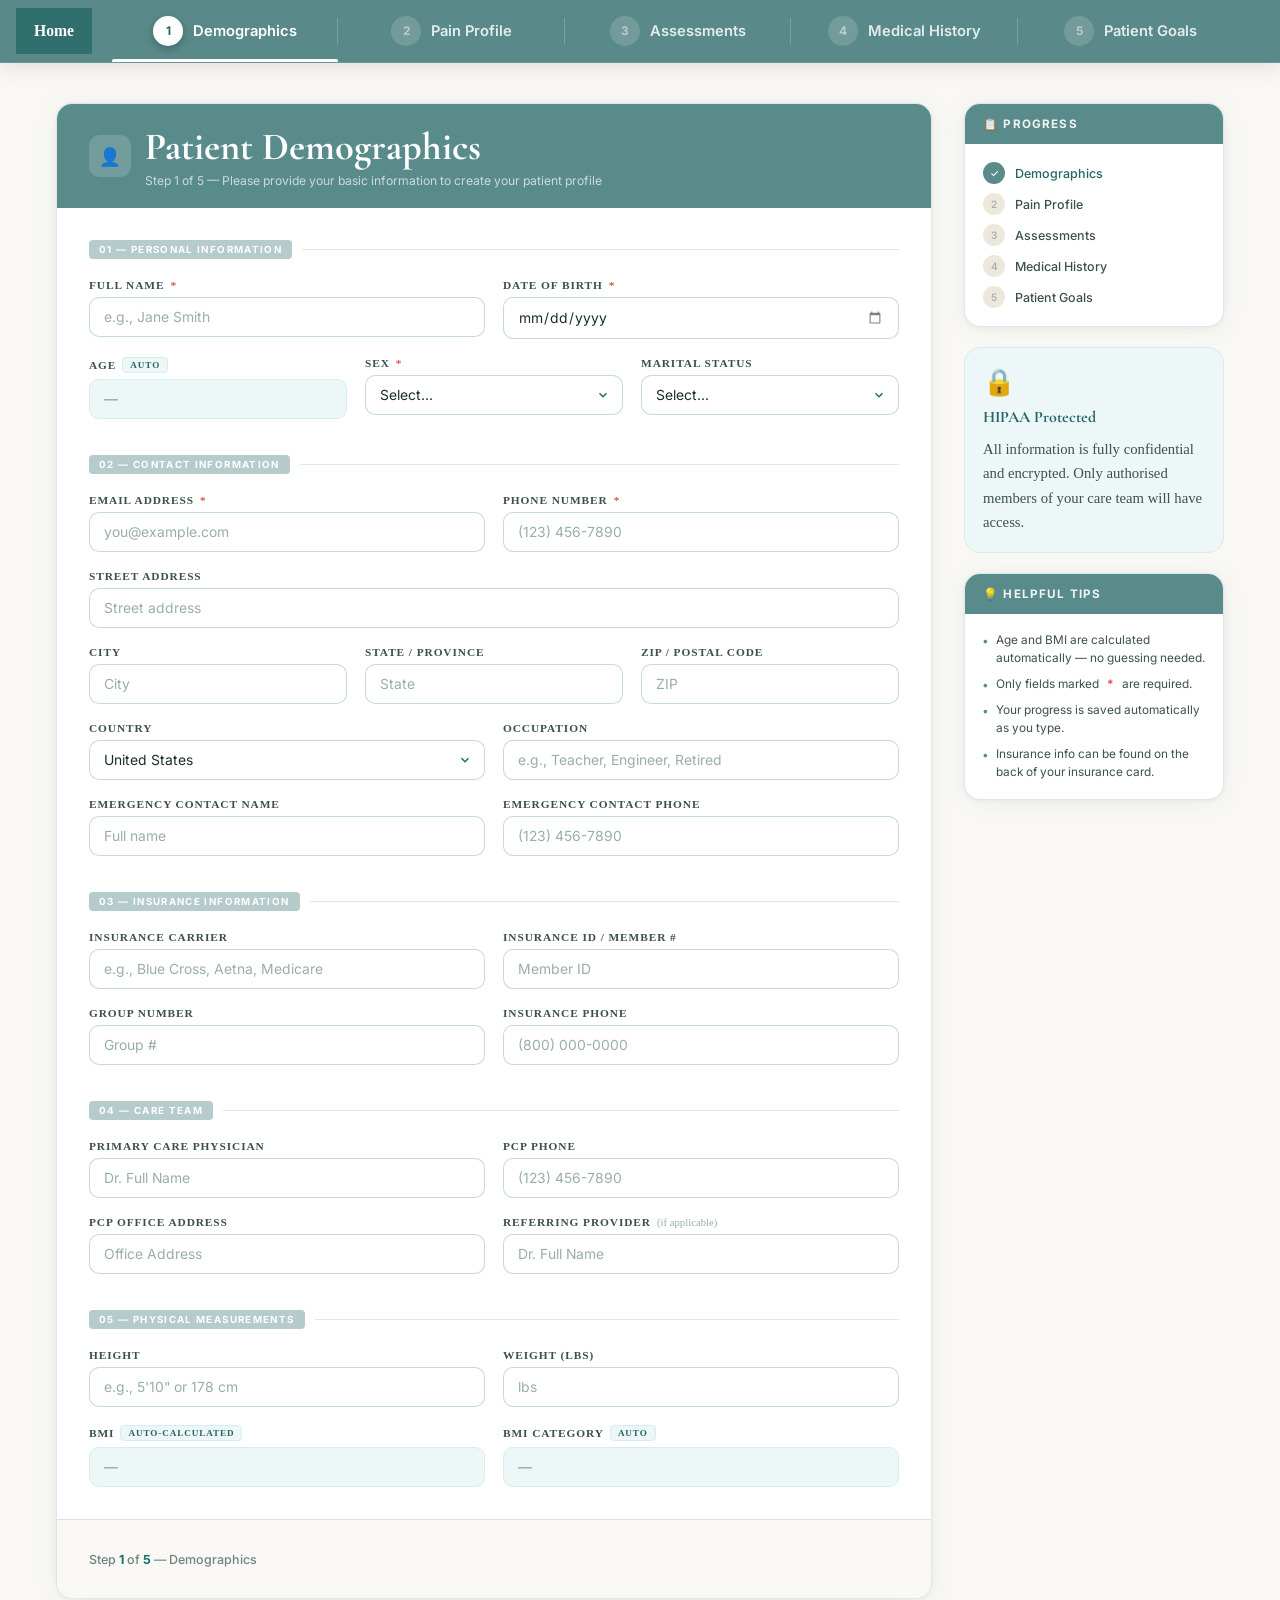
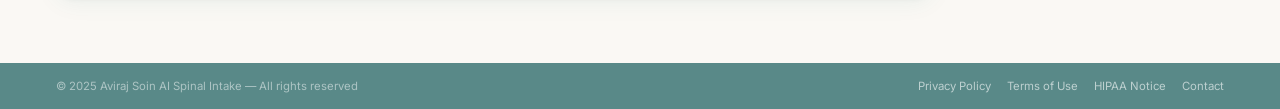
<file: form.html>
<!DOCTYPE html>
<html lang="en">

<head>
    <meta charset="UTF-8">
    <meta name="viewport" content="width=device-width, initial-scale=1.0">
    <title>Aviraj Soin AI Spinal Intake – Patient Form</title>
    <meta name="description"
        content="Aviraj Soin AI Spinal Intake Form — Patient Demographics. Secure, comprehensive intake for spinal care patients.">
    <link rel="preconnect" href="https://fonts.googleapis.com">
    <link rel="preconnect" href="https://fonts.gstatic.com" crossorigin>
    <link
        href="https://fonts.googleapis.com/css2?family=Cormorant+Garamond:ital,wght@0,400;0,600;0,700;1,400;1,600&family=Inter:wght@300;400;500;600;700&display=swap"
        rel="stylesheet">

    <link rel='stylesheet' href='intake.css'>
</head>

<body>

    <div class="page-wrap">

        <!-- ══ PROGRESS BAR ══ -->
        <nav class="progress-band" aria-label="Form progress">
            <div class="progress-inner">
                <a href="index.html" class="back-link"><span>Home</span></a>
                <div class="progress-steps">
                    <div class="step-node active">
                        <div class="step-circle">1</div>
                        <span class="step-label">Demographics</span>
                        <div class="step-bar"></div>
                    </div>
                    <div class="step-node upcoming">
                        <div class="step-circle">2</div>
                        <span class="step-label">Pain Profile</span>
                    </div>
                    <div class="step-node upcoming">
                        <div class="step-circle">3</div>
                        <span class="step-label">Assessments</span>
                    </div>
                    <div class="step-node upcoming">
                        <div class="step-circle">4</div>
                        <span class="step-label">Medical History</span>
                    </div>
                    <div class="step-node upcoming">
                        <div class="step-circle">5</div>
                        <span class="step-label">Patient Goals</span>
                    </div>
                </div>
            </div>
        </nav>

        <!-- ══ MAIN CONTENT ══ -->
        <div class="main-content">

            <!-- Left: Form -->
            <div class="form-card">
                <div class="card-topbar">
                    <div class="topbar-icon">👤</div>
                    <div class="topbar-text">
                        <h2>Patient Demographics</h2>
                        <p>Step 1 of 5 — Please provide your basic information to create your patient profile</p>
                    </div>
                </div>

                <div class="form-body">

                    <!-- Validation Banner -->
                    <div id="val-banner" role="alert">
                        <span>⚠️</span>
                        <span id="val-msg">Please complete all required fields before continuing.</span>
                    </div>

                    <!-- §1 Personal Info -->
                    <div class="subsection">
                        <div class="subsection-hd">
                            <span class="tag">01 — Personal Information</span>
                            <div class="rule"></div>
                        </div>

                        <div class="form-row c2">
                            <div class="form-field" id="field-full_name">
                                <label for="full_name">Full Name <span class="req">*</span></label>
                                <input type="text" id="full_name" name="full_name" placeholder="e.g., Jane Smith"
                                    required autocomplete="name">
                                <span class="field-err">Full name is required.</span>
                            </div>
                            <div class="form-field" id="field-dob">
                                <label for="dob">Date of Birth <span class="req">*</span></label>
                                <input type="date" id="dob" name="dob" required autocomplete="bday">
                                <span class="field-err">Date of birth is required.</span>
                            </div>
                        </div>

                        <div class="form-row c3">
                            <div class="form-field">
                                <label for="age">Age <span class="tag-auto">Auto</span></label>
                                <input type="number" id="age" name="age" readonly placeholder="—" tabindex="-1">
                            </div>
                            <div class="form-field" id="field-sex">
                                <label for="sex">Sex <span class="req">*</span></label>
                                <select id="sex" name="sex" required>
                                    <option value="">Select…</option>
                                    <option value="male">Male</option>
                                    <option value="female">Female</option>
                                    <option value="non-binary">Non-Binary / Non-Conforming</option>
                                    <option value="prefer-not">Prefer not to say</option>
                                </select>
                                <span class="field-err">Please select a value.</span>
                            </div>
                            <div class="form-field">
                                <label for="marital_status">Marital Status</label>
                                <select id="marital_status" name="marital_status">
                                    <option value="">Select…</option>
                                    <option value="single">Single</option>
                                    <option value="married">Married</option>
                                    <option value="divorced">Divorced</option>
                                    <option value="widowed">Widowed</option>
                                    <option value="separated">Separated</option>
                                    <option value="domestic">Domestic Partnership</option>
                                </select>
                            </div>
                        </div>
                    </div>

                    <!-- §2 Contact Info -->
                    <div class="subsection">
                        <div class="subsection-hd">
                            <span class="tag">02 — Contact Information</span>
                            <div class="rule"></div>
                        </div>

                        <div class="form-row c2">
                            <div class="form-field" id="field-email">
                                <label for="email">Email Address <span class="req">*</span></label>
                                <input type="email" id="email" name="email" placeholder="you@example.com" required
                                    autocomplete="email">
                                <span class="field-err">A valid email is required.</span>
                            </div>
                            <div class="form-field" id="field-phone">
                                <label for="phone">Phone Number <span class="req">*</span></label>
                                <input type="tel" id="phone" name="phone" placeholder="(123) 456-7890" required
                                    autocomplete="tel">
                                <span class="field-err">Phone number is required.</span>
                            </div>
                        </div>

                        <div class="form-row c1">
                            <div class="form-field">
                                <label for="address">Street Address</label>
                                <input type="text" id="address" name="address" placeholder="Street address"
                                    autocomplete="street-address">
                            </div>
                        </div>

                        <div class="form-row c3">
                            <div class="form-field">
                                <label for="city">City</label>
                                <input type="text" id="city" name="city" placeholder="City"
                                    autocomplete="address-level2">
                            </div>
                            <div class="form-field">
                                <label for="state">State / Province</label>
                                <input type="text" id="state" name="state" placeholder="State"
                                    autocomplete="address-level1">
                            </div>
                            <div class="form-field">
                                <label for="zip">ZIP / Postal Code</label>
                                <input type="text" id="zip" name="zip" placeholder="ZIP" autocomplete="postal-code">
                            </div>
                        </div>

                        <div class="form-row c2">
                            <div class="form-field">
                                <label for="country">Country</label>
                                <select id="country" name="country" autocomplete="country">
                                    <option value="US">United States</option>
                                    <option value="CA">Canada</option>
                                    <option value="UK">United Kingdom</option>
                                    <option value="AU">Australia</option>
                                    <option value="other">Other</option>
                                </select>
                            </div>
                            <div class="form-field">
                                <label for="occupation">Occupation</label>
                                <input type="text" id="occupation" name="occupation"
                                    placeholder="e.g., Teacher, Engineer, Retired">
                            </div>
                        </div>

                        <div class="form-row c2">
                            <div class="form-field">
                                <label for="emergency_name">Emergency Contact Name</label>
                                <input type="text" id="emergency_name" name="emergency_name" placeholder="Full name">
                            </div>
                            <div class="form-field">
                                <label for="emergency_phone">Emergency Contact Phone</label>
                                <input type="tel" id="emergency_phone" name="emergency_phone"
                                    placeholder="(123) 456-7890">
                            </div>
                        </div>
                    </div>

                    <!-- §3 Insurance -->
                    <div class="subsection">
                        <div class="subsection-hd">
                            <span class="tag">03 — Insurance Information</span>
                            <div class="rule"></div>
                        </div>

                        <div class="form-row c2">
                            <div class="form-field">
                                <label for="insurance">Insurance Carrier</label>
                                <input type="text" id="insurance" name="insurance"
                                    placeholder="e.g., Blue Cross, Aetna, Medicare">
                            </div>
                            <div class="form-field">
                                <label for="ins_id">Insurance ID / Member #</label>
                                <input type="text" id="ins_id" name="ins_id" placeholder="Member ID">
                            </div>
                        </div>

                        <div class="form-row c2">
                            <div class="form-field">
                                <label for="ins_group">Group Number</label>
                                <input type="text" id="ins_group" name="ins_group" placeholder="Group #">
                            </div>
                            <div class="form-field">
                                <label for="ins_phone">Insurance Phone</label>
                                <input type="tel" id="ins_phone" name="ins_phone" placeholder="(800) 000-0000">
                            </div>
                        </div>
                    </div>

                    <!-- §4 Care Team -->
                    <div class="subsection">
                        <div class="subsection-hd">
                            <span class="tag">04 — Care Team</span>
                            <div class="rule"></div>
                        </div>

                        <div class="form-row c2">
                            <div class="form-field">
                                <label for="pcp_name">Primary Care Physician</label>
                                <input type="text" id="pcp_name" name="pcp_name" placeholder="Dr. Full Name">
                            </div>
                            <div class="form-field">
                                <label for="pcp_phone">PCP Phone</label>
                                <input type="tel" id="pcp_phone" name="pcp_phone" placeholder="(123) 456-7890">
                            </div>
                        </div>

                        <div class="form-row c2">
                            <div class="form-field">
                                <label for="pcp_address">PCP Office Address</label>
                                <input type="text" id="pcp_address" name="pcp_address" placeholder="Office Address">
                            </div>
                            <div class="form-field">
                                <label for="referring">Referring Provider <span class="label-note">(if
                                        applicable)</span></label>
                                <input type="text" id="referring" name="referring" placeholder="Dr. Full Name">
                            </div>
                        </div>
                    </div>

                    <!-- §5 Physical Measurements -->
                    <div class="subsection">
                        <div class="subsection-hd">
                            <span class="tag">05 — Physical Measurements</span>
                            <div class="rule"></div>
                        </div>

                        <div class="form-row c2">
                            <div class="form-field">
                                <label for="height">Height</label>
                                <input type="text" id="height" name="height" placeholder="e.g., 5'10&quot; or 178 cm">
                            </div>
                            <div class="form-field">
                                <label for="weight">Weight (lbs)</label>
                                <input type="number" id="weight" name="weight" placeholder="lbs" step="0.1" min="1">
                            </div>
                        </div>

                        <div class="form-row c2">
                            <div class="form-field">
                                <label for="bmi">BMI <span class="tag-auto">Auto-Calculated</span></label>
                                <input type="text" id="bmi" name="bmi" readonly placeholder="—" tabindex="-1">
                            </div>
                            <div class="form-field">
                                <label for="bmi_cat">BMI Category <span class="tag-auto">Auto</span></label>
                                <input type="text" id="bmi_cat" name="bmi_cat" readonly placeholder="—" tabindex="-1">
                            </div>
                        </div>
                    </div>

                </div><!-- /form-body -->

                <!-- Card foot -->
                <div class="card-foot">
                    <div class="step-counter">Step <strong>1</strong> of <strong>5</strong> — Demographics</div>
                    <div>
                        <button type="button" class="btn btn-primary" onclick="validateAndContinue()">Continue
                        </button>
                    </div>
                </div>
            </div>

            <!-- Right: Sidebar -->
            <aside class="sidebar">

                <!-- Checklist -->
                <div class="side-card">
                    <div class="side-card-hd">📋 Progress</div>
                    <div class="side-card-body">
                        <div class="check-list">
                            <div class="check-item done">
                                <div class="ci">✓</div> Demographics
                            </div>
                            <div class="check-item todo">
                                <div class="ci">2</div> Pain Profile
                            </div>
                            <div class="check-item todo">
                                <div class="ci">3</div> Assessments
                            </div>
                            <div class="check-item todo">
                                <div class="ci">4</div> Medical History
                            </div>
                            <div class="check-item todo">
                                <div class="ci">5</div> Patient Goals
                            </div>
                        </div>
                    </div>
                </div>

                <!-- HIPAA Card -->
                <div class="hipaa-card">
                    <div class="hipaa-icon">🔒</div>
                    <h4>HIPAA Protected</h4>
                    <p>All information is fully confidential and encrypted. Only authorised members of your care team
                        will have access.</p>
                </div>

                <!-- Tips -->
                <div class="side-card">
                    <div class="side-card-hd">💡 Helpful Tips</div>
                    <div class="side-card-body">
                        <div class="tip-list">
                            <div class="tip-item">Age and BMI are calculated automatically — no guessing needed.</div>
                            <div class="tip-item">Only fields marked <strong style="color:#e05252">*</strong> are
                                required.</div>
                            <div class="tip-item">Your progress is saved automatically as you type.</div>
                            <div class="tip-item">Insurance info can be found on the back of your insurance card.</div>
                        </div>
                    </div>
                </div>

            </aside>

        </div><!-- /main-content -->

        <!-- ══ FOOTER ══ -->
        <footer class="site-footer">
            <p>© 2025 Aviraj Soin AI Spinal Intake — All rights reserved</p>
            <div class="footer-links">
                <a href="#">Privacy Policy</a>
                <a href="#">Terms of Use</a>
                <a href="#">HIPAA Notice</a>
                <a href="#">Contact</a>
            </div>
        </footer>

    </div><!-- /page-wrap -->

    <script>
        /* ── Auto-age from DOB ─────────────────────────────── */
        document.getElementById('dob').addEventListener('change', function () {
            const dob = new Date(this.value);
            if (isNaN(dob)) return;
            const today = new Date();
            let age = today.getFullYear() - dob.getFullYear();
            const m = today.getMonth() - dob.getMonth();
            if (m < 0 || (m === 0 && today.getDate() < dob.getDate())) age--;
            document.getElementById('age').value = age >= 0 ? age : '';
        });

        /* ── Parse height helper ──────────────────────────── */
        function parseHeightToInches(val) {
            if (!val) return 0;
            val = val.trim().toLowerCase();
            let m = val.match(/^(\d+)\s*[''′]\s*(\d+)?\s*["″]?$/);
            if (m) return parseInt(m[1]) * 12 + (parseInt(m[2]) || 0);
            m = val.match(/^([\d.]+)\s*cm$/);
            if (m) return parseFloat(m[1]) / 2.54;
            m = val.match(/^([\d.]+)$/);
            if (m) {
                const n = parseFloat(m[1]);
                return n < 20 ? n * 12 : n / 2.54;
            }
            return 0;
        }

        /* ── Auto-BMI ──────────────────────────────────────── */
        function calcBMI() {
            const totalIn = parseHeightToInches(document.getElementById('height').value);
            const wt = parseFloat(document.getElementById('weight').value) || 0;
            if (totalIn <= 0 || wt <= 0) {
                document.getElementById('bmi').value = '';
                document.getElementById('bmi_cat').value = '';
                return;
            }
            const bmi = (wt / (totalIn * totalIn)) * 703;
            document.getElementById('bmi').value = bmi.toFixed(1);
            const cat =
                bmi < 18.5 ? 'Underweight' :
                    bmi < 25 ? 'Normal weight' :
                        bmi < 30 ? 'Overweight' :
                            bmi < 35 ? 'Obese Class I' :
                                bmi < 40 ? 'Obese Class II' : 'Obese Class III';
            document.getElementById('bmi_cat').value = cat;
        }
        ['height', 'weight'].forEach(id =>
            document.getElementById(id).addEventListener('input', calcBMI));

        /* ── Phone formatter ──────────────────────────────── */
        function fmtPhone(el) {
            let v = el.value.replace(/\D/g, '').slice(0, 10);
            if (v.length >= 7) v = '(' + v.slice(0, 3) + ') ' + v.slice(3, 6) + '-' + v.slice(6);
            else if (v.length >= 4) v = '(' + v.slice(0, 3) + ') ' + v.slice(3);
            else if (v.length > 0) v = '(' + v;
            el.value = v;
        }
        ['phone', 'pcp_phone', 'ins_phone', 'emergency_phone'].forEach(id => {
            const el = document.getElementById(id);
            if (el) el.addEventListener('input', () => fmtPhone(el));
        });

        /* ── Validation ──────────────────────────────────── */
        const required = [
            { id: 'full_name', label: 'Full Name' },
            { id: 'dob', label: 'Date of Birth' },
            { id: 'sex', label: 'Sex' },
            { id: 'email', label: 'Email Address' },
            { id: 'phone', label: 'Phone Number' }
        ];

        function clearErrors() {
            required.forEach(f => {
                const w = document.getElementById('field-' + f.id);
                if (w) w.classList.remove('err');
            });
            document.getElementById('val-banner').classList.remove('show');
        }

        function validateAndContinue() {
            clearErrors();
            const errs = [];
            required.forEach(f => {
                const el = document.getElementById(f.id);
                if (!el) return;
                if (!el.value.trim()) {
                    errs.push(f.label);
                    const w = document.getElementById('field-' + f.id);
                    if (w) w.classList.add('err');
                }
            });

            if (errs.length) {
                const banner = document.getElementById('val-banner');
                document.getElementById('val-msg').textContent = 'Please complete: ' + errs.join(', ') + '.';
                banner.classList.add('show');
                banner.scrollIntoView({ behavior: 'smooth', block: 'nearest' });
                return;
            }

            // --- SAVE PAIN DIAGRAM AS IMAGE ---
            const base64Image = generateCompositeImage();

            // 1. Save to hidden input (for immediate use)
            const hiddenInput = document.getElementById('pain_diagram_base64');
            if (hiddenInput) {
                hiddenInput.value = base64Image;
            }

            // 2. Save to localStorage (for final submission)
            const painData = JSON.parse(localStorage.getItem('spinal_pain_draft') || '{}');
            painData.pain_diagram_base64 = base64Image;
            painData.has_pain_diagram = base64Image ? true : false;
            localStorage.setItem('spinal_pain_draft', JSON.stringify(painData));

            // Save state one last time
            saveDraft();

            const btn = document.querySelector('.btn-primary');
            const originalText = btn.textContent;
            btn.textContent = 'Continuing...';
            btn.disabled = true;

            setTimeout(() => {
                btn.textContent = originalText;
                btn.disabled = false;
                toast(' Pain Profile saved! Moving to Assessments...');
                window.location.href = 'assessments.html';
            }, 600);
        }
        /* ── Auto draft save / load ──────────────────────── */
        let _draftTimer = null;
        function saveDraft() {
            const data = {};
            document.querySelectorAll('input:not([readonly]), select').forEach(el => {
                if (el.id) data[el.id] = el.value;
            });
            try {
                localStorage.setItem('spinal_demo_draft', JSON.stringify(data));
            } catch (e) { /* silent */ }
        }

        function scheduleDraftSave() {
            clearTimeout(_draftTimer);
            _draftTimer = setTimeout(saveDraft, 800);
        }

        document.querySelectorAll('input:not([readonly]), select').forEach(el => {
            el.addEventListener('input', scheduleDraftSave);
            el.addEventListener('change', scheduleDraftSave);
        });

        function loadDraft() {
            try {
                const saved = localStorage.getItem('spinal_demo_draft');
                if (!saved) return;
                const data = JSON.parse(saved);
                Object.entries(data).forEach(([id, val]) => {
                    const el = document.getElementById(id);
                    if (el && !el.readOnly) el.value = val;
                });
                document.getElementById('dob').dispatchEvent(new Event('change'));
                calcBMI();
            } catch (e) { }
        }

        /* ── Toast ──────────────────────────────────────── */
        function toast(msg) {
            const t = document.createElement('div');
            t.textContent = msg;
            Object.assign(t.style, {
                position: 'fixed', bottom: '28px', right: '28px',
                background: '#236464bf',
                backdropFilter: 'blur(8px)',
                WebkitBackdropFilter: 'blur(8px)',
                color: '#fff', padding: '12px 22px', borderRadius: '50px',
                fontSize: '0.83rem', fontWeight: '600',
                boxShadow: '0 6px 24px rgba(35,100,100,0.3)',
                zIndex: '9999', opacity: '0',
                transform: 'translateY(12px)',
                transition: 'all 0.3s ease',
                fontFamily: 'Inter, sans-serif'
            });
            document.body.appendChild(t);
            requestAnimationFrame(() => { t.style.opacity = '1'; t.style.transform = 'translateY(0)'; });
            setTimeout(() => {
                t.style.opacity = '0'; t.style.transform = 'translateY(12px)';
                setTimeout(() => t.remove(), 350);
            }, 2800);
        }

        loadDraft();







        /* ── FORM SUBMISSION TO GOOGLE SHEETS ────────────────────────────── */
        const WEBAPP_URL = 'https://script.google.com/macros/s/AKfycbzx726S2Bnkn7YsuZYrW1rYHWOLtG2nvAzjdkIooAODbp7JXUCnbO1S9nyKrm0uumdZ/exec';

        /* ── Collect form data ───────────────────────────────────────────── */
        function collectFormData() {
            // Get all visible input/select/textarea values from the form
            const data = {};

            // All fields on the page
            const fields = [
                'full_name', 'dob', 'age', 'sex', 'marital_status',
                'email', 'phone', 'address', 'city', 'state', 'zip',
                'country', 'occupation',
                'emergency_name', 'emergency_phone',
                'insurance', 'ins_id', 'ins_group', 'ins_phone',
                'pcp_name', 'pcp_phone', 'pcp_address', 'referring',
                'height', 'weight', 'bmi', 'bmi_cat'
            ];

            fields.forEach(id => {
                const el = document.getElementById(id);
                if (el) data[id] = el.value;
            });

            return data;
        }

        /* ── Submit to Google Sheets ────────────────────────────────────── */
        async function submitToSheets(formData) {
            try {
                const response = await fetch(WEBAPP_URL, {
                    method: 'POST',
                    // mode: 'no-cors', // Avoid CORS issues
                    headers: {
                        'Content-Type': 'application/json',
                    },
                    body: JSON.stringify(formData)
                });

                return { success: true };
            } catch (error) {
                console.error('Submit error:', error);
                return { success: false, error: error.message };
            }
        }

        /* ── Final Submit Example (to be triggered at the end of all parts) ── */
        function submitFinalForm() {
            const formData = collectFormData();
            formData.form_status = 'All Parts Completed';

            submitToSheets(formData).then(result => {
                if (result.success) {
                    localStorage.removeItem('spinal_demo_draft');
                    toast('✅ Intake completed and saved successfully!');
                } else {
                    toast('❌ Error saving. Please check your connection and try again.');
                }
            });
        }

        /* ── Validation and Continue Navigation ──────────────────────── */
        function validateAndContinue() {
            clearErrors();
            const errs = [];
            required.forEach(f => {
                const el = document.getElementById(f.id);
                if (!el) return;
                if (!el.value.trim()) {
                    errs.push(f.label);
                    const w = document.getElementById('field-' + f.id);
                    if (w) w.classList.add('err');
                }
            });
            const emailEl = document.getElementById('email');
            if (emailEl.value.trim() && !/^[^\s@]+@[^\s@]+\.[^\s@]+$/.test(emailEl.value.trim())) {
                errs.push('Valid Email');
                const w = document.getElementById('field-email');
                if (w) w.classList.add('err');
            }
            if (errs.length) {
                const banner = document.getElementById('val-banner');
                document.getElementById('val-msg').textContent = 'Please complete: ' + errs.join(', ') + '.';
                banner.classList.add('show');
                banner.scrollIntoView({ behavior: 'smooth', block: 'nearest' });
                return;
            }

            // Save draft manually on continue
            saveDraft();

            const btn = document.querySelector('.btn-primary');
            const originalText = btn.textContent;
            btn.textContent = 'Continuing...';
            btn.disabled = true;

            setTimeout(() => {
                btn.textContent = originalText;
                btn.disabled = false;
                toast('✅ Demographics saved! Moving to Pain Profile...');

                window.location.href = 'pain-profile.html';
            }, 600);
        }
    </script>
</body>

</html>
</file>
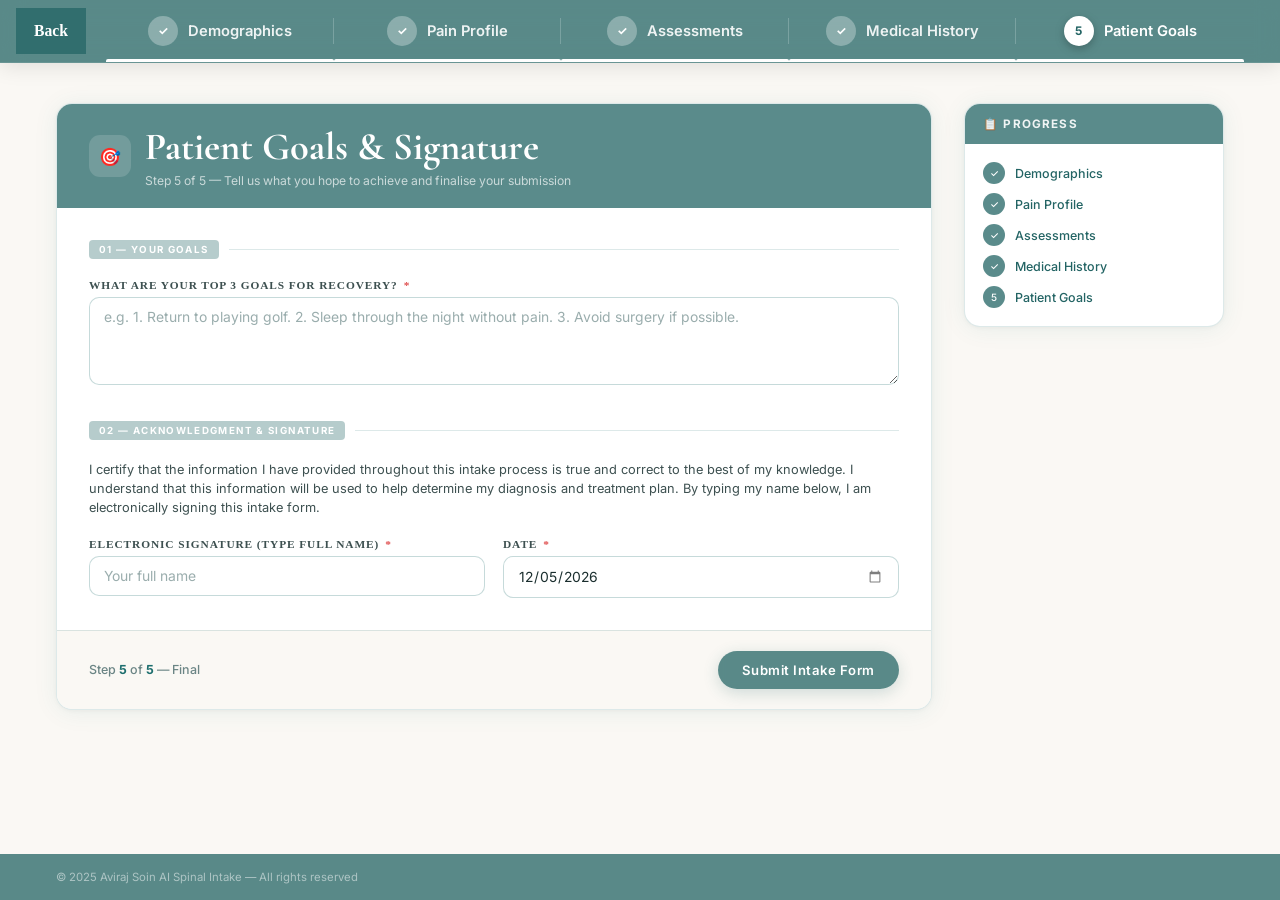
<file: goals.html>
<!DOCTYPE html>
<html lang="en">

<head>
    <meta charset="UTF-8">
    <meta name="viewport" content="width=device-width, initial-scale=1.0">
    <title>Patient Goals & Submit – Aviraj Soin AI Spinal Intake</title>
    <link rel="preconnect" href="https://fonts.googleapis.com">
    <link rel="preconnect" href="https://fonts.gstatic.com" crossorigin>
    <link
        href="https://fonts.googleapis.com/css2?family=Cormorant+Garamond:ital,wght@0,400;0,600;0,700;1,400;1,600&family=Inter:wght@300;400;500;600;700&display=swap"
        rel="stylesheet">
    <link rel="stylesheet" href="intake.css">

    <style>
        .success-state {
            display: none;
            flex-direction: column;
            align-items: center;
            justify-content: center;
            text-align: center;
            padding: 60px 20px;
        }

        .success-icon {
            font-size: 4rem;
            margin-bottom: 24px;
        }

        .success-title {
            font-family: 'Cormorant Garamond', serif;
            font-size: 2.2rem;
            font-weight: 700;
            color: var(--teal-dark);
            margin-bottom: 12px;
        }

        .success-desc {
            font-size: 0.95rem;
            color: var(--text-mid);
            max-width: 400px;
            line-height: 1.6;
            margin-bottom: 32px;
        }

        .btn-home {
            background: #fff;
            color: var(--teal-dark);
            border: 1px solid var(--teal-dark);
            padding: 10px 24px;
            border-radius: 50px;
            text-decoration: none;
            font-weight: 600;
            font-size: 0.85rem;
            transition: var(--transition);
        }

        .btn-home:hover {
            background: var(--teal-faint);
        }
    </style>
</head>

<body>
    <div class="page-wrap">
        <nav class="progress-band" aria-label="Form progress">
            <div class="progress-inner">
                <a href="medical-history.html" class="back-link"><span>Back</span></a>
                <div class="progress-steps">
                    <div class="step-node done">
                        <div class="step-circle">✓</div><span class="step-label">Demographics</span>
                        <div class="step-bar"></div>
                    </div>
                    <div class="step-node done">
                        <div class="step-circle">✓</div><span class="step-label">Pain Profile</span>
                        <div class="step-bar"></div>
                    </div>
                    <div class="step-node done">
                        <div class="step-circle">✓</div><span class="step-label">Assessments</span>
                        <div class="step-bar"></div>
                    </div>
                    <div class="step-node done">
                        <div class="step-circle">✓</div><span class="step-label">Medical History</span>
                        <div class="step-bar"></div>
                    </div>
                    <div class="step-node active">
                        <div class="step-circle">5</div><span class="step-label">Patient Goals</span>
                        <div class="step-bar"></div>
                    </div>
                </div>
            </div>
        </nav>

        <div class="main-content">
            <div class="form-card">
                <div class="card-topbar">
                    <div class="topbar-icon">🎯</div>
                    <div class="topbar-text">
                        <h2>Patient Goals & Signature</h2>
                        <p>Step 5 of 5 — Tell us what you hope to achieve and finalise your submission</p>
                        <input type="hidden" id="pain_diagram_base64" name="pain_diagram_base64">
                    </div>
                </div>

                <div class="form-body" id="mainFormBody">

                    <div id="val-banner" role="alert">
                        <span>⚠️</span><span id="val-msg">Please complete all required fields.</span>
                    </div>

                    <!-- Goals -->
                    <div class="subsection">
                        <div class="subsection-hd">
                            <span class="tag">01 — Your Goals</span>
                            <div class="rule"></div>
                        </div>
                        <div class="form-row c1">
                            <div class="form-field">
                                <label for="recovery_goals">What are your top 3 goals for recovery? <span
                                        class="req">*</span></label>
                                <textarea id="recovery_goals" rows="4"
                                    placeholder="e.g. 1. Return to playing golf. 2. Sleep through the night without pain. 3. Avoid surgery if possible."
                                    required></textarea>
                            </div>
                        </div>
                    </div>

                    <!-- Signature -->
                    <div class="subsection">
                        <div class="subsection-hd">
                            <span class="tag">02 — Acknowledgment & Signature</span>
                            <div class="rule"></div>
                        </div>
                        <p style="font-size:0.8rem; color:var(--text-mid); margin-bottom: 20px; line-height: 1.5;">
                            I certify that the information I have provided throughout this intake process is true and
                            correct to the best of my knowledge. I understand that this information will be used to help
                            determine my diagnosis and treatment plan. By typing my name below, I am electronically
                            signing this intake form.
                        </p>
                        <div class="form-row c2">
                            <div class="form-field" id="field-signature">
                                <label for="signature">Electronic Signature (Type Full Name) <span
                                        class="req">*</span></label>
                                <input type="text" id="signature" name="signature" placeholder="Your full name"
                                    required>
                                <span class="field-err">Signature is required.</span>
                            </div>
                            <div class="form-field" id="field-sig_date">
                                <label for="sig_date">Date <span class="req">*</span></label>
                                <input type="date" id="sig_date" name="sig_date" required>
                                <span class="field-err">Date is required.</span>
                            </div>
                        </div>
                    </div>

                </div>

                <div class="success-state" id="successScreen">
                    <!-- <div class="success-icon">✨</div> -->
                    <div class="success-title">Intake Complete</div>
                    <div class="success-desc">Thank you for completing your comprehensive AI Spinal Intake. Your secure
                        profile is now being analyzed by our team. We look forward to seeing you at your appointment.
                    </div>
                    <a href="index.html" class="btn-home">Return to Home</a>
                </div>

                <div class="card-foot" id="cardFoot">
                    <div class="step-counter">Step <strong>5</strong> of <strong>5</strong> — Final</div>
                    <div>
                        <button type="button" class="btn btn-primary" id="btnSubmit" onclick="submitFinalForm()">Submit
                            Intake Form</button>
                    </div>
                </div>
            </div>

            <aside class="sidebar" id="sidebar">
                <div class="side-card">
                    <div class="side-card-hd">📋 Progress</div>
                    <div class="side-card-body">
                        <div class="check-list">
                            <div class="check-item done">
                                <div class="ci">✓</div> Demographics
                            </div>
                            <div class="check-item done">
                                <div class="ci">✓</div> Pain Profile
                            </div>
                            <div class="check-item done">
                                <div class="ci">✓</div> Assessments
                            </div>
                            <div class="check-item done">
                                <div class="ci">✓</div> Medical History
                            </div>
                            <div class="check-item todo" style="color: #236464;">
                                <div class="ci" style="background:#236464bf; color:#fff;">5</div> Patient Goals
                            </div>
                        </div>
                    </div>
                </div>
            </aside>
        </div>

        <footer class="site-footer">
            <p>© 2025 Aviraj Soin AI Spinal Intake — All rights reserved</p>
        </footer>
    </div>

    <script>
        // Set today's date automatically
        document.getElementById('sig_date').valueAsDate = new Date();

        const WEBAPP_URL = 'https://script.google.com/macros/s/AKfycbzx726S2Bnkn7YsuZYrW1rYHWOLtG2nvAzjdkIooAODbp7JXUCnbO1S9nyKrm0uumdZ/exec';

        function validateForm() {
            let valid = true;
            document.getElementById('val-banner').classList.remove('show');
            const reqs = ['recovery_goals', 'signature', 'sig_date'];
            reqs.forEach(id => {
                const el = document.getElementById(id);
                const wrap = document.getElementById('field-' + id) || el.parentElement;
                if (!el.value.trim()) {
                    wrap.classList.add('err');
                    valid = false;
                } else {
                    wrap.classList.remove('err');
                }
            });
            if (!valid) {
                document.getElementById('val-banner').classList.add('show');
            }
            return valid;
        }

        async function submitFinalForm() {
            if (!validateForm()) return;

            const btn = document.getElementById('btnSubmit');
            const originalText = btn.textContent;
            btn.textContent = 'Submitting...';
            btn.disabled = true;

            // Collect all data from localStorage
            let finalPayload = {
                form_status: 'Fully Completed',
                submission_timestamp: new Date().toISOString()
            };

            // 1. Demographics
            const demo = JSON.parse(localStorage.getItem('spinal_demo_draft') || '{}');
            Object.assign(finalPayload, demo);

            // 2. Pain Profile (with base64 mapping)
            const pain = JSON.parse(localStorage.getItem('spinal_pain_draft') || '{}');
            console.log('📸 Pain data from localStorage:', {
                has_pain_diagram: !!pain.pain_diagram_base64,
                length: pain.pain_diagram_base64 ? pain.pain_diagram_base64.length : 0
            });

            // Get the pain diagram from hidden input if not in localStorage
            const painDiagram = document.getElementById('pain_diagram_base64');
            if (painDiagram && painDiagram.value && !pain.pain_diagram_base64) {
                pain.pain_diagram_base64 = painDiagram.value;
                console.log('📸 Retrieved from hidden input, length:', painDiagram.value.length);
            }

            // Remove the canvas strokes to save space
            if (pain['_canvasStrokes']) {
                delete pain['_canvasStrokes'];
            }
            Object.assign(finalPayload, pain);

            // 3. Assessments
            const assessments = JSON.parse(localStorage.getItem('spinal_assessments_draft') || '{}');
            Object.assign(finalPayload, assessments);

            // 4. Medical History & Attachments
            const medical = JSON.parse(localStorage.getItem('spinal_medical_draft') || '{}');
            if (medical['_attachments']) {
                finalPayload.file_attachments = medical['_attachments'];
                delete medical['_attachments'];
            }
            Object.assign(finalPayload, medical);

            // 5. Goals & Signature
            finalPayload.recovery_goals = document.getElementById('recovery_goals').value;
            finalPayload.signature = document.getElementById('signature').value;
            finalPayload.sig_date = document.getElementById('sig_date').value;

            console.log('📤 Final payload summary:');
            console.log('- Has pain diagram?', !!finalPayload.pain_diagram_base64);
            console.log('- Pain diagram length:', finalPayload.pain_diagram_base64 ? finalPayload.pain_diagram_base64.length : 0);
            console.log('- Email:', finalPayload.email);
            console.log('- Name:', finalPayload.full_name);

            try {
                // Use CORS mode
                const response = await fetch(WEBAPP_URL, {
                    method: 'POST',
                    headers: {
                        'Content-Type': 'application/json',
                    },
                    body: JSON.stringify(finalPayload)
                });

                if (!response.ok) {
                    throw new Error(`HTTP error! status: ${response.status}`);
                }

                const result = await response.json();
                console.log('✅ Server response:', result);

                if (result.success) {
                    localStorage.removeItem('spinal_demo_draft');
                    localStorage.removeItem('spinal_pain_draft');
                    localStorage.removeItem('spinal_assessments_draft');
                    localStorage.removeItem('spinal_medical_draft');
                    showSuccessScreen();
                } else {
                    throw new Error(result.error || 'Unknown error');
                }

            } catch (error) {
                console.error('❌ Submit error:', error);

                // If CORS fails, try no-cors as fallback
                try {
                    console.log('🔄 Trying no-cors fallback...');
                    await fetch(WEBAPP_URL, {
                        method: 'POST',
                        mode: 'no-cors',
                        headers: { 'Content-Type': 'application/json' },
                        body: JSON.stringify(finalPayload)
                    });

                    localStorage.removeItem('spinal_demo_draft');
                    localStorage.removeItem('spinal_pain_draft');
                    localStorage.removeItem('spinal_assessments_draft');
                    localStorage.removeItem('spinal_medical_draft');
                    showSuccessScreen();

                } catch (fallbackError) {
                    console.error('❌ Fallback submit error:', fallbackError);
                    alert('An error occurred. Please try again or contact support.');
                    btn.textContent = originalText;
                    btn.disabled = false;
                }
            }
        }

        function showSuccessScreen() {
            document.getElementById('mainFormBody').style.display = 'none';
            document.getElementById('cardFoot').style.display = 'none';
            document.getElementById('sidebar').style.display = 'none';
            document.querySelector('.main-content').style.gridTemplateColumns = '1fr';
            document.getElementById('successScreen').style.display = 'flex';

            const lastStep = document.querySelector('.step-node.active');
            if (lastStep) {
                lastStep.className = 'step-node done';
                const circle = lastStep.querySelector('.step-circle');
                if (circle) circle.innerHTML = '✓';
            }
        }
    </script>
</body>

</html>
</file>
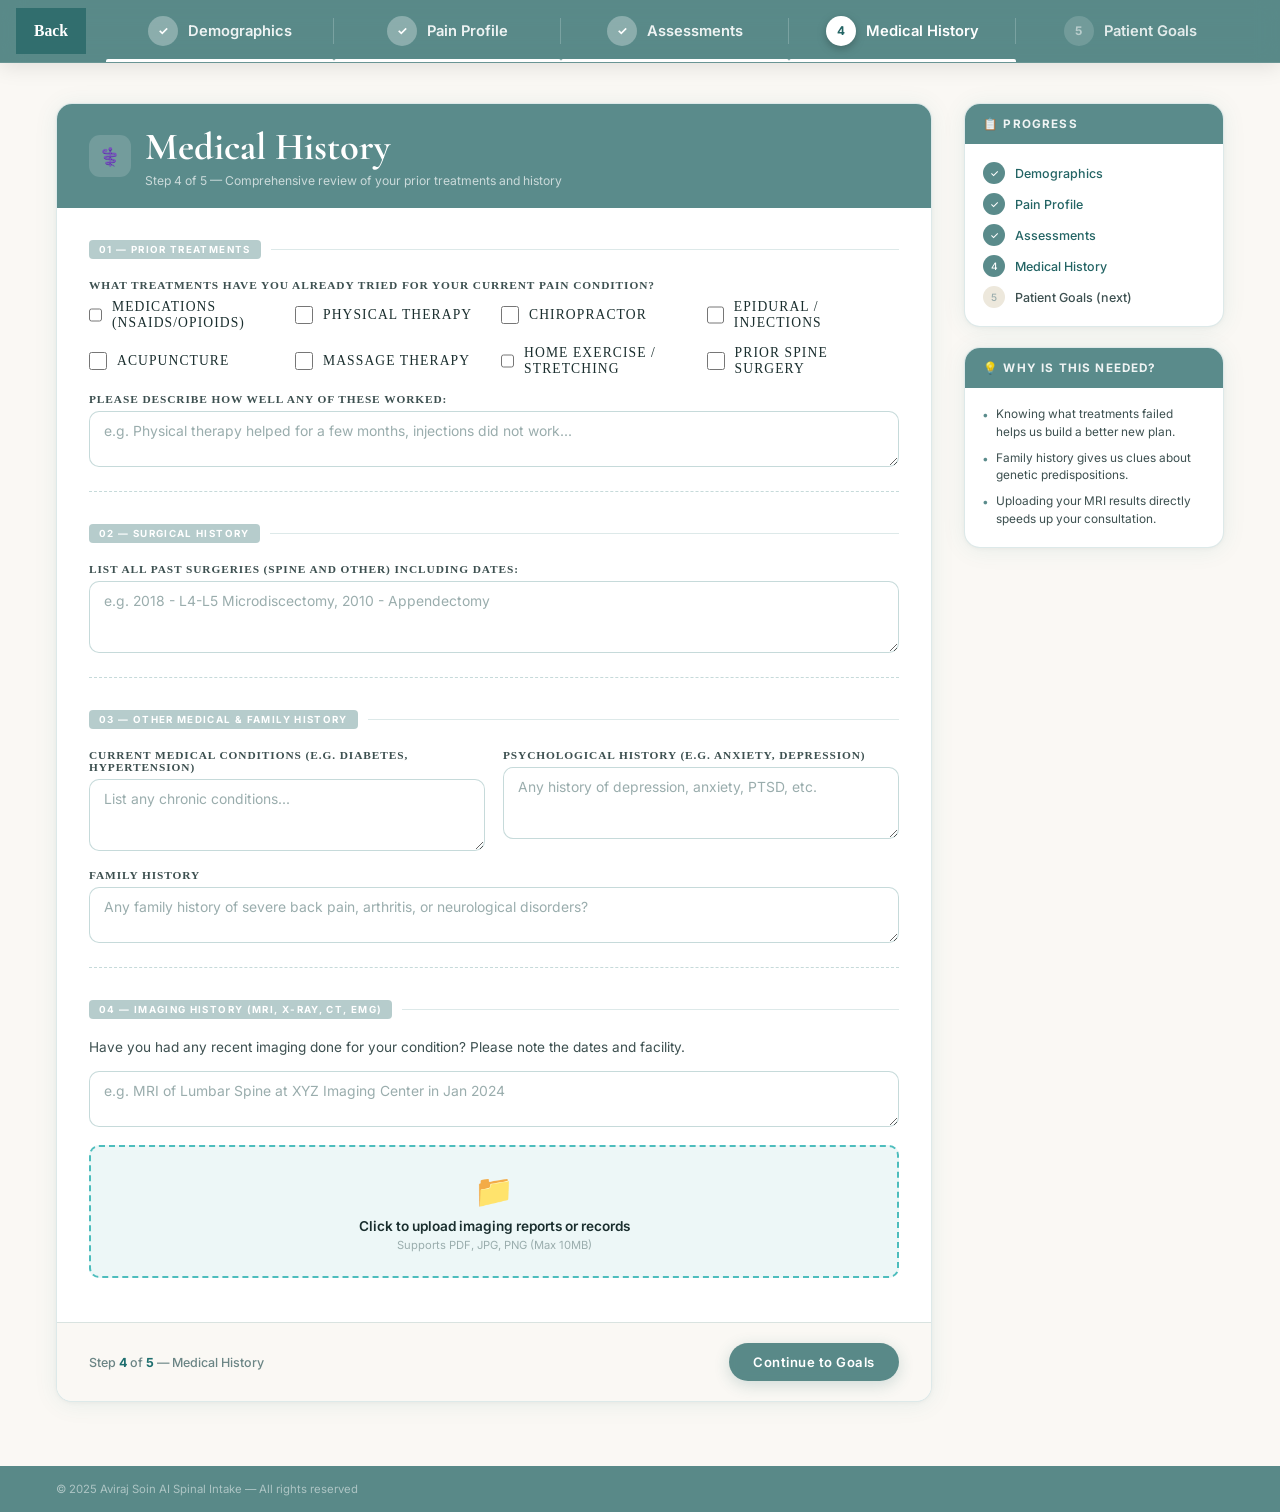
<file: medical-history.html>
<!DOCTYPE html>
<html lang="en">

<head>
    <meta charset="UTF-8">
    <meta name="viewport" content="width=device-width, initial-scale=1.0">
    <title>Medical History – Aviraj Soin AI Spinal Intake</title>
    <link rel="preconnect" href="https://fonts.googleapis.com">
    <link rel="preconnect" href="https://fonts.gstatic.com" crossorigin>
    <link
        href="https://fonts.googleapis.com/css2?family=Cormorant+Garamond:ital,wght@0,400;0,600;0,700;1,400;1,600&family=Inter:wght@300;400;500;600;700&display=swap"
        rel="stylesheet">
    <link rel="stylesheet" href="intake.css">

    <style>
        .checkbox-grid {
            display: grid;
            grid-template-columns: repeat(auto-fill, minmax(180px, 1fr));
            gap: 14px;
            margin-top: 8px;
        }

        .checkbox-label {
            font-family: Georgia, 'Times New Roman', Times, serif;
            display: flex;
            align-items: center;
            gap: 10px;
            font-size: 0.85rem;
            color: var(--text-dark);
            cursor: pointer;
            font-weight: 500;
        }

        .checkbox-label input {
            width: 18px;
            height: 18px;
            accent-color: var(--teal-dark);
        }

        .history-section {
            margin-bottom: 32px;
            padding-bottom: 24px;
            border-bottom: 1px dashed var(--border-mid);
        }

        .history-section:last-child {
            margin-bottom: 0;
            padding-bottom: 0;
            border-bottom: none;
        }

        .upload-box {
            border: 2px dashed var(--teal-light);
            background: var(--teal-faint);
            border-radius: var(--radius-sm);
            padding: 24px;
            text-align: center;
            cursor: pointer;
            transition: var(--transition);
            margin-top: 12px;
        }

        .upload-box:hover {
            background: rgba(77, 189, 189, 0.15);
            border-color: var(--teal-mid);
        }

        .upload-icon {
            font-size: 2rem;
            margin-bottom: 8px;
            color: var(--teal-mid);
        }

        .upload-text {
            font-size: 0.85rem;
            color: var(--text-dark);
            font-weight: 600;
        }

        .upload-sub {
            font-size: 0.7rem;
            color: var(--text-muted);
            margin-top: 4px;
        }
    </style>
</head>

<body>
    <div class="page-wrap">
        <nav class="progress-band" aria-label="Form progress">
            <div class="progress-inner">
                <a href="assessments.html" class="back-link"><span>Back</span></a>
                <div class="progress-steps">
                    <div class="step-node done">
                        <div class="step-circle">✓</div><span class="step-label">Demographics</span>
                        <div class="step-bar"></div>
                    </div>
                    <div class="step-node done">
                        <div class="step-circle">✓</div><span class="step-label">Pain Profile</span>
                        <div class="step-bar"></div>
                    </div>
                    <div class="step-node done">
                        <div class="step-circle">✓</div><span class="step-label">Assessments</span>
                        <div class="step-bar"></div>
                    </div>
                    <div class="step-node active">
                        <div class="step-circle">4</div><span class="step-label">Medical History</span>
                        <div class="step-bar"></div>
                    </div>
                    <div class="step-node upcoming">
                        <div class="step-circle">5</div><span class="step-label">Patient Goals</span>
                    </div>
                </div>
            </div>
        </nav>

        <div class="main-content">
            <div class="form-card">
                <div class="card-topbar">
                    <div class="topbar-icon">⚕️</div>
                    <div class="topbar-text">
                        <h2>Medical History</h2>
                        <p>Step 4 of 5 — Comprehensive review of your prior treatments and history</p>
                    </div>
                </div>

                <div class="form-body">

                    <div id="val-banner" role="alert">
                        <span>⚠️</span><span id="val-msg">Please complete all required fields.</span>
                    </div>

                    <!-- Prior Treatments -->
                    <div class="history-section">
                        <div class="subsection">
                            <div class="subsection-hd">
                                <span class="tag">01 — Prior Treatments</span>
                                <div class="rule"></div>
                            </div>
                            <label for="tx_details">What treatments
                                have you already tried for your current pain condition?</label>

                            <div class="checkbox-grid">
                                <label class="checkbox-label"><input type="checkbox" name="pt_meds" id="pt_meds">
                                    Medications (NSAIDs/Opioids)</label>
                                <label class="checkbox-label"><input type="checkbox" name="pt_therapy" id="pt_therapy">
                                    Physical Therapy</label>
                                <label class="checkbox-label"><input type="checkbox" name="pt_chiro" id="pt_chiro">
                                    Chiropractor</label>
                                <label class="checkbox-label"><input type="checkbox" name="pt_inject" id="pt_inject">
                                    Epidural / Injections</label>
                                <label class="checkbox-label"><input type="checkbox" name="pt_accu" id="pt_accu">
                                    Acupuncture</label>
                                <label class="checkbox-label"><input type="checkbox" name="pt_massage" id="pt_massage">
                                    Massage Therapy</label>
                                <label class="checkbox-label"><input type="checkbox" name="pt_home" id="pt_home"> Home
                                    Exercise / Stretching</label>
                                <label class="checkbox-label"><input type="checkbox" name="pt_surgery" id="pt_surgery">
                                    Prior Spine Surgery</label>
                            </div>

                            <div class="form-field" style="margin-top: 16px;">
                                <label for="tx_details">Please describe how well any of these worked:</label>
                                <textarea id="tx_details"
                                    placeholder="e.g. Physical therapy helped for a few months, injections did not work..."></textarea>
                            </div>
                        </div>
                    </div>

                    <!-- Surgical History -->
                    <div class="history-section">
                        <div class="subsection">
                            <div class="subsection-hd">
                                <span class="tag">02 — Surgical History</span>
                                <div class="rule"></div>
                            </div>
                            <div class="form-row c1">
                                <div class="form-field">
                                    <label for="surgeries">List all past surgeries (Spine and other) including
                                        dates:</label>
                                    <textarea id="surgeries" rows="3"
                                        placeholder="e.g. 2018 - L4-L5 Microdiscectomy, 2010 - Appendectomy"></textarea>
                                </div>
                            </div>
                        </div>
                    </div>

                    <!-- Medical & Family History -->
                    <div class="history-section">
                        <div class="subsection">
                            <div class="subsection-hd">
                                <span class="tag">03 — Other Medical & Family History</span>
                                <div class="rule"></div>
                            </div>
                            <div class="form-row c2">
                                <div class="form-field">
                                    <label for="medical_conditions">Current Medical Conditions (e.g. Diabetes,
                                        Hypertension)</label>
                                    <textarea id="medical_conditions" rows="3"
                                        placeholder="List any chronic conditions..."></textarea>
                                </div>
                                <div class="form-field">
                                    <label for="psych_history">Psychological History (e.g. Anxiety, Depression)</label>
                                    <textarea id="psych_history" rows="3"
                                        placeholder="Any history of depression, anxiety, PTSD, etc."></textarea>
                                </div>
                            </div>
                            <div class="form-row c1" style="margin-top: 16px;">
                                <div class="form-field">
                                    <label for="family_history">Family History</label>
                                    <textarea id="family_history" rows="2"
                                        placeholder="Any family history of severe back pain, arthritis, or neurological disorders?"></textarea>
                                </div>
                            </div>
                        </div>
                    </div>

                    <!-- Imaging History -->
                    <div class="history-section">
                        <div class="subsection">
                            <div class="subsection-hd">
                                <span class="tag">04 — Imaging History (MRI, X-Ray, CT, EMG)</span>
                                <div class="rule"></div>
                            </div>
                            <p style="font-size:0.85rem; color:var(--text-mid); margin-bottom: 16px;">Have you had any
                                recent imaging done for your condition? Please note the dates and facility.</p>
                            <div class="form-row c1">
                                <div class="form-field">
                                    <textarea id="imaging_details" rows="2"
                                        placeholder="e.g. MRI of Lumbar Spine at XYZ Imaging Center in Jan 2024"></textarea>
                                </div>
                            </div>

                            <div class="upload-box" onclick="document.getElementById('fileUpload').click()">
                                <div class="upload-icon">📁</div>
                                <div class="upload-text">Click to upload imaging reports or records</div>
                                <div class="upload-sub">Supports PDF, JPG, PNG (Max 10MB)</div>
                                <input type="file" id="fileUpload" style="display: none;" multiple
                                    accept=".pdf,.jpg,.jpeg,.png">
                            </div>
                            <div id="file-list"
                                style="margin-top: 12px; font-size: 0.8rem; font-weight: 500; color: var(--teal-dark);">
                            </div>
                        </div>
                    </div>

                </div>

                <div class="card-foot">
                    <div class="step-counter">Step <strong>4</strong> of <strong>5</strong> — Medical History</div>
                    <div>
                        <button type="button" class="btn btn-primary" onclick="validateAndContinue()">Continue to
                            Goals</button>
                    </div>
                </div>
            </div>

            <aside class="sidebar">
                <div class="side-card">
                    <div class="side-card-hd">📋 Progress</div>
                    <div class="side-card-body">
                        <div class="check-list">
                            <div class="check-item done">
                                <div class="ci">✓</div> Demographics
                            </div>
                            <div class="check-item done">
                                <div class="ci">✓</div> Pain Profile
                            </div>
                            <div class="check-item done">
                                <div class="ci">✓</div> Assessments
                            </div>
                            <div class="check-item todo" style="color: #236464;">
                                <div class="ci" style="background:#236464bf; color:#fff;">4</div> Medical History
                            </div>
                            <div class="check-item todo">
                                <div class="ci">5</div> Patient Goals (next)
                            </div>
                        </div>
                    </div>
                </div>

                <div class="side-card">
                    <div class="side-card-hd">💡 Why is this needed?</div>
                    <div class="side-card-body">
                        <div class="tip-list">
                            <div class="tip-item">Knowing what treatments failed helps us build a better new plan.</div>
                            <div class="tip-item">Family history gives us clues about genetic predispositions.</div>
                            <div class="tip-item">Uploading your MRI results directly speeds up your consultation.</div>
                        </div>
                    </div>
                </div>
            </aside>
        </div>

        <footer class="site-footer">
            <p>© 2025 Aviraj Soin AI Spinal Intake — All rights reserved</p>
        </footer>
    </div>

    <script>

        // Base64 File Upload Handlers
        let uploadedFilesBase64 = [];

        document.getElementById('fileUpload').addEventListener('change', async function (e) {
            const list = document.getElementById('file-list');
            list.innerHTML = '<div style="color:var(--teal-dark)">Processing files...</div>';

            let html = '';
            // Reset base64 arrays to current (simplistic model replaces old selections on re-select)
            uploadedFilesBase64 = [];

            for (let file of this.files) {
                try {
                    const b64 = await readFileAsBase64(file);
                    uploadedFilesBase64.push({ name: file.name, type: file.type, data: b64 });

                    if (file.type.startsWith('image/')) {
                        html += `<div style="display:inline-block; margin-right:8px; text-align:center;">
                                    <img src="${b64}" style="max-width:80px; max-height:80px; border-radius:var(--radius-sm); margin-top:8px; box-shadow: 0 4px 10px rgba(0,0,0,0.05); border:1px solid var(--border-mid)">
                                    <div style="font-size:0.7rem; max-width:80px; white-space:nowrap; overflow:hidden; text-overflow:ellipsis; margin-top:6px;">${file.name}</div>
                                 </div>`;
                    } else {
                        html += `<div style="margin-top:8px;">📄 ${file.name} (Ready)</div>`;
                    }
                } catch (err) {
                    html += `<div style="color:red;">❌ Error loading ${file.name}</div>`;
                }
            }
            list.innerHTML = html;
            saveDraft();
        });

        function readFileAsBase64(file) {
            return new Promise((resolve, reject) => {
                const reader = new FileReader();
                reader.onload = () => {
                    if (file.type.startsWith('image/') && reader.result.length > 800000) {
                        const img = new Image();
                        img.onload = () => {
                            const canvas = document.createElement('canvas');
                            const MAX_WIDTH = 1000;
                            let scaleSize = 1;
                            if (img.width > MAX_WIDTH) scaleSize = MAX_WIDTH / img.width;
                            canvas.width = img.width * scaleSize;
                            canvas.height = img.height * scaleSize;
                            const ctx = canvas.getContext('2d');
                            ctx.drawImage(img, 0, 0, canvas.width, canvas.height);
                            resolve(canvas.toDataURL('image/jpeg', 0.6));
                        }
                        img.onerror = () => resolve(reader.result);
                        img.src = reader.result;
                    } else {
                        resolve(reader.result);
                    }
                };
                reader.onerror = error => reject(error);
                reader.readAsDataURL(file);
            });
        }

        /* ── LocalStorage Draft ──────────────────────────────────────── */
        function saveDraft() {
            const data = JSON.parse(localStorage.getItem('spinal_medical_draft') || '{}');
            document.querySelectorAll('input[type="checkbox"], textarea').forEach(el => {
                if (el.type === 'checkbox') {
                    data[el.id] = el.checked;
                } else if (el.id) {
                    data[el.id] = el.value;
                }
            });
            // Store attachments
            data._attachments = uploadedFilesBase64;
            localStorage.setItem('spinal_medical_draft', JSON.stringify(data));
        }

        function loadDraft() {
            const saved = localStorage.getItem('spinal_medical_draft');
            if (saved) {
                const data = JSON.parse(saved);
                Object.entries(data).forEach(([key, val]) => {
                    if (key === '_attachments') {
                        uploadedFilesBase64 = val || [];
                        const list = document.getElementById('file-list');
                        let html = '';
                        uploadedFilesBase64.forEach(f => {
                            if (f.type && f.type.startsWith('image/')) {
                                html += `<div style="display:inline-block; margin-right:8px; text-align:center;">
                                            <img src="${f.data}" style="max-width:80px; max-height:80px; border-radius:var(--radius-sm); margin-top:8px; box-shadow: 0 4px 10px rgba(0,0,0,0.05); border:1px solid var(--border-mid)">
                                            <div style="font-size:0.7rem; max-width:80px; white-space:nowrap; overflow:hidden; text-overflow:ellipsis; margin-top:6px;">${f.name}</div>
                                         </div>`;
                            } else {
                                html += `<div style="margin-top:8px;">📄 ${f.name} (Ready)</div>`;
                            }
                        });
                        list.innerHTML = html;
                    } else {
                        const el = document.getElementById(key);
                        if (el) {
                            if (el.type === 'checkbox') el.checked = val;
                            else el.value = val;
                        }
                    }
                });
            }
        }
        document.querySelectorAll('input, textarea').forEach(el => {
            el.addEventListener('input', saveDraft);
            el.addEventListener('change', saveDraft);
        });

        document.addEventListener('DOMContentLoaded', loadDraft);

        function validateAndContinue() {
            const btn = document.querySelector('.btn-primary');
            const originalText = btn.textContent;
            btn.textContent = 'Continuing...';
            btn.disabled = true;

            setTimeout(() => {
                window.location.href = 'goals.html';
            }, 600);
        }
    </script>
</body>

</html>
</file>
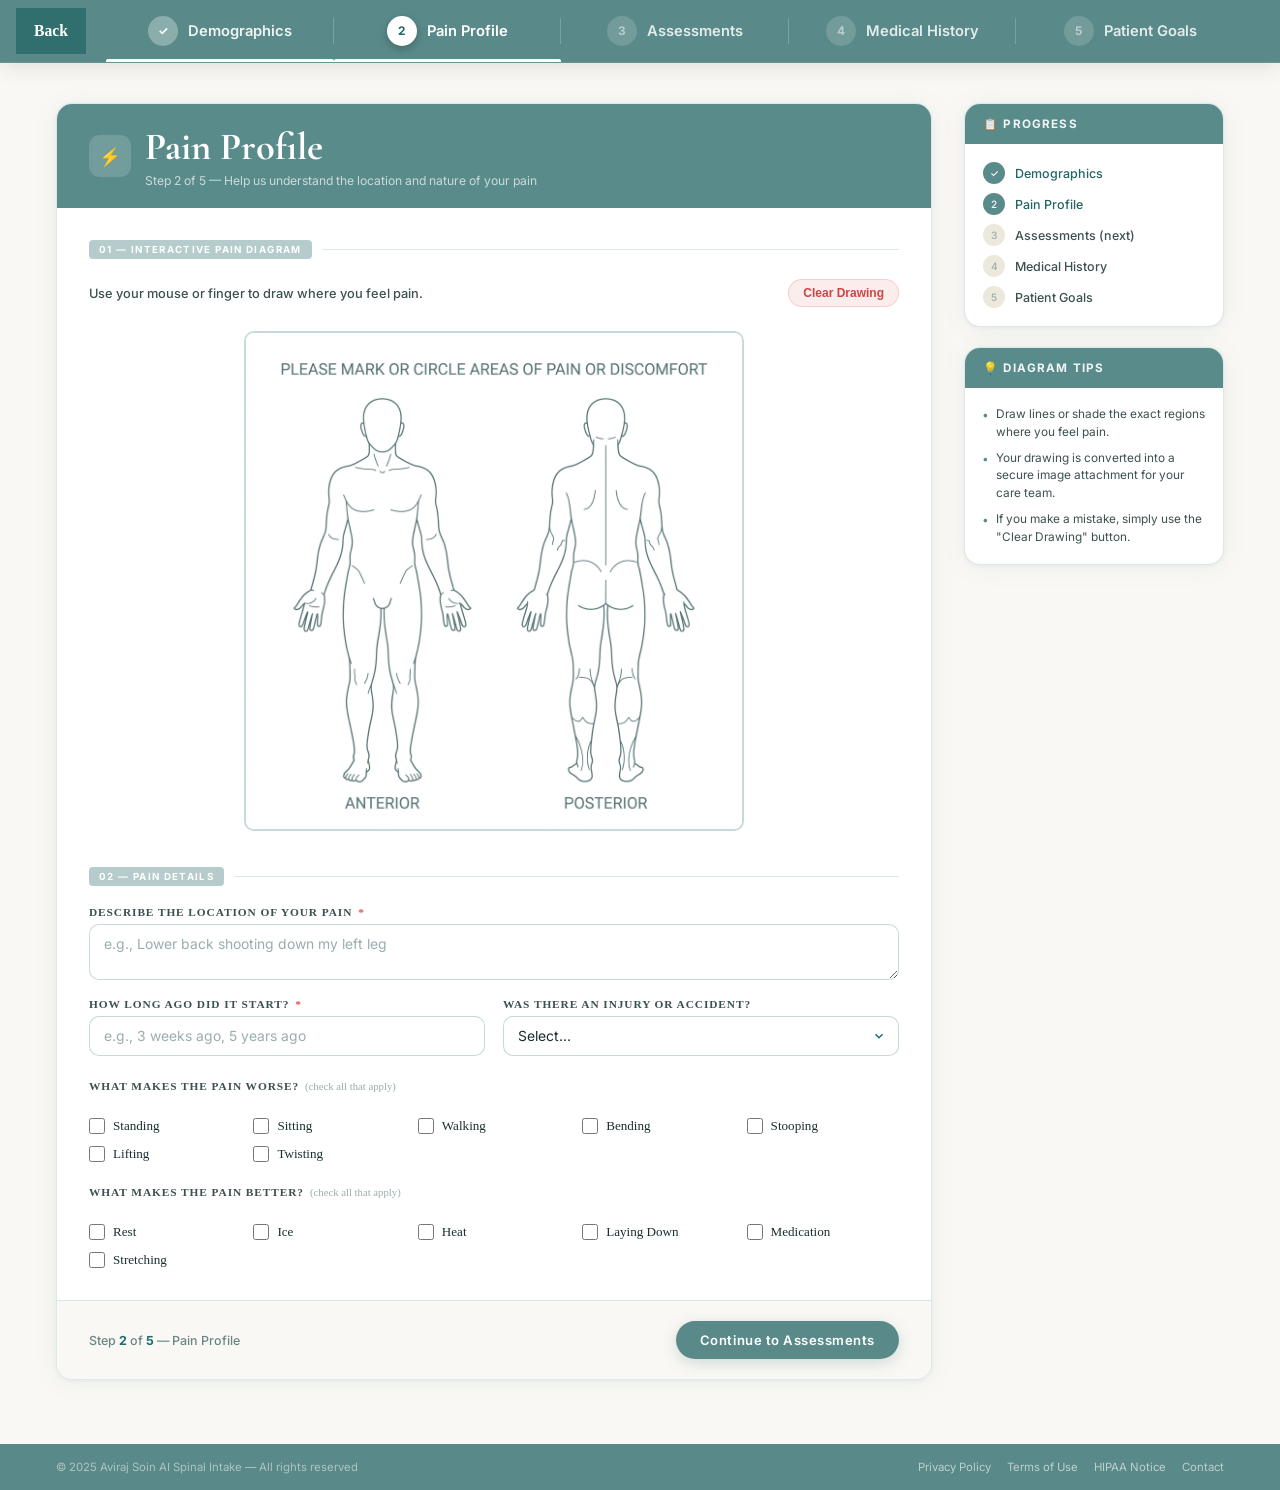
<file: pain-profile.html>
<!DOCTYPE html>
<html lang="en">

<head>
    <meta charset="UTF-8">
    <meta name="viewport" content="width=device-width, initial-scale=1.0">
    <title>Pain Profile – Aviraj Soin AI Spinal Intake</title>
    <link rel="preconnect" href="https://fonts.googleapis.com">
    <link rel="preconnect" href="https://fonts.gstatic.com" crossorigin>
    <link
        href="https://fonts.googleapis.com/css2?family=Cormorant+Garamond:ital,wght@0,400;0,600;0,700;1,400;1,600&family=Inter:wght@300;400;500;600;700&display=swap"
        rel="stylesheet">
    <link rel="stylesheet" href="intake.css">
    <style>
        .canvas-container {
            position: relative;
            width: 100%;
            max-width: 500px;
            margin: 0 auto 20px;
            border: 2px solid var(--border-mid);
            border-radius: var(--radius-sm);
            background: #fff;
            overflow: hidden;
            touch-action: none;
            /* Prevent scrolling while drawing on mobile */
        }

        .canvas-bg {
            display: block;
            width: 100%;
            height: auto;
            pointer-events: none;
            user-select: none;
        }

        #painCanvas {
            position: absolute;
            top: 0;
            left: 0;
            width: 100%;
            height: 100%;
            cursor: crosshair;
            z-index: 10;
        }

        .canvas-tools {
            display: flex;
            justify-content: space-between;
            align-items: center;
            margin-bottom: 24px;
        }

        .canvas-instr {
            font-size: 0.8rem;
            color: var(--text-mid);
            font-weight: 500;
        }

        .btn-clear {
            background: rgba(224, 82, 82, 0.1);
            color: #d14343;
            border: 1px solid rgba(224, 82, 82, 0.2);
            padding: 6px 14px;
            border-radius: 50px;
            font-size: 0.75rem;
            font-weight: 600;
            cursor: pointer;
            transition: var(--transition);
        }

        .btn-clear:hover {
            background: rgba(224, 82, 82, 0.2);
        }

        .checkbox-grid {
            display: grid;
            grid-template-columns: repeat(auto-fill, minmax(130px, 1fr));
            gap: 12px;
            margin-top: 8px;
        }

        .checkbox-label {
            font-family: Georgia, 'Times New Roman', Times, serif;
            display: flex;
            align-items: center;
            gap: 8px;
            font-size: 0.82rem;
            color: var(--text-dark);
            cursor: pointer;
            text-transform: none;
            letter-spacing: normal;
            font-weight: 500;
        }

        .checkbox-label input {
            cursor: pointer;
            width: 16px;
            height: 16px;
            accent-color: var(--teal-dark);
        }
    </style>
</head>

<body>

    <div class="page-wrap">

        <!-- ══ PROGRESS BAR ══ -->
        <nav class="progress-band" aria-label="Form progress">
            <div class="progress-inner">
                <a href="form.html" class="back-link"><span>Back</span></a>
                <div class="progress-steps">
                    <div class="step-node done">
                        <div class="step-circle">✓</div>
                        <span class="step-label">Demographics</span>
                        <div class="step-bar"></div>
                    </div>
                    <div class="step-node active">
                        <div class="step-circle">2</div>
                        <span class="step-label">Pain Profile</span>
                        <div class="step-bar"></div>
                    </div>
                    <div class="step-node upcoming">
                        <div class="step-circle">3</div>
                        <span class="step-label">Assessments</span>
                    </div>
                    <div class="step-node upcoming">
                        <div class="step-circle">4</div>
                        <span class="step-label">Medical History</span>
                    </div>
                    <div class="step-node upcoming">
                        <div class="step-circle">5</div>
                        <span class="step-label">Patient Goals</span>
                    </div>
                </div>
            </div>
        </nav>

        <!-- ══ MAIN CONTENT ══ -->
        <div class="main-content">

            <!-- Left: Form -->
            <div class="form-card">
                <div class="card-topbar">
                    <div class="topbar-icon">⚡</div>
                    <div class="topbar-text">
                        <h2>Pain Profile</h2>
                        <p>Step 2 of 5 — Help us understand the location and nature of your pain</p>
                    </div>
                </div>

                <div class="form-body">

                    <div id="val-banner" role="alert">
                        <span>⚠️</span>
                        <span id="val-msg">Please complete all required fields before continuing.</span>
                    </div>

                    <!-- §1 Pain Diagram -->
                    <div class="subsection">
                        <div class="subsection-hd">
                            <span class="tag">01 — Interactive Pain Diagram</span>
                            <div class="rule"></div>
                        </div>

                        <div class="canvas-tools">
                            <span class="canvas-instr">Use your mouse or finger to draw where you feel pain.</span>
                            <button type="button" class="btn-clear" onclick="clearCanvas()">Clear Drawing</button>
                        </div>

                        <div class="canvas-container">
                            <!-- Make sure the image uses the exact one we placed -->
                            <img src="human_body_pain_diagram.png" class="canvas-bg" id="diagramBg"
                                alt="Human Body Pain Diagram">
                            <canvas id="painCanvas"></canvas>
                        </div>
                        <input type="hidden" id="pain_diagram_base64" name="pain_diagram_base64">
                    </div>

                    <!-- §2 Pain Description -->
                    <div class="subsection">
                        <div class="subsection-hd">
                            <span class="tag">02 — Pain Details</span>
                            <div class="rule"></div>
                        </div>

                        <div class="form-row c1">
                            <div class="form-field" id="field-pain_location">
                                <label for="pain_location">Describe the location of your pain <span
                                        class="req">*</span></label>
                                <textarea id="pain_location" name="pain_location" rows="2"
                                    placeholder="e.g., Lower back shooting down my left leg" required></textarea>
                                <span class="field-err">Description is required.</span>
                            </div>
                        </div>

                        <div class="form-row c2">
                            <div class="form-field" id="field-pain_duration">
                                <label for="pain_duration">How long ago did it start? <span class="req">*</span></label>
                                <input type="text" id="pain_duration" name="pain_duration"
                                    placeholder="e.g., 3 weeks ago, 5 years ago" required>
                                <span class="field-err">Duration is required.</span>
                            </div>
                            <div class="form-field">
                                <label for="pain_injury">Was there an injury or accident?</label>
                                <select id="pain_injury" name="pain_injury">
                                    <option value="">Select...</option>
                                    <option value="No">No specific injury</option>
                                    <option value="Car Accident">Car Accident</option>
                                    <option value="Work Injury">Work Injury</option>
                                    <option value="Sports Injury">Sports Injury</option>
                                    <option value="Fall">Fall</option>
                                    <option value="Other">Other</option>
                                </select>
                            </div>
                        </div>

                        <div class="form-row c1" style="margin-top: 24px;">
                            <label>What makes the pain worse? <span class="label-note">(check all that
                                    apply)</span></label>
                            <div class="checkbox-grid">
                                <label class="checkbox-label"><input type="checkbox" name="pain_worse" value="Standing">
                                    Standing</label>
                                <label class="checkbox-label"><input type="checkbox" name="pain_worse" value="Sitting">
                                    Sitting</label>
                                <label class="checkbox-label"><input type="checkbox" name="pain_worse" value="Walking">
                                    Walking</label>
                                <label class="checkbox-label"><input type="checkbox" name="pain_worse" value="Bending">
                                    Bending</label>
                                <label class="checkbox-label"><input type="checkbox" name="pain_worse" value="Stooping">
                                    Stooping</label>
                                <label class="checkbox-label"><input type="checkbox" name="pain_worse" value="Lifting">
                                    Lifting</label>
                                <label class="checkbox-label"><input type="checkbox" name="pain_worse" value="Twisting">
                                    Twisting</label>
                            </div>
                        </div>

                        <div class="form-row c1" style="margin-top: 24px;">
                            <label>What makes the pain better? <span class="label-note">(check all that
                                    apply)</span></label>
                            <div class="checkbox-grid">
                                <label class="checkbox-label"><input type="checkbox" name="pain_better" value="Rest">
                                    Rest</label>
                                <label class="checkbox-label"><input type="checkbox" name="pain_better" value="Ice">
                                    Ice</label>
                                <label class="checkbox-label"><input type="checkbox" name="pain_better" value="Heat">
                                    Heat</label>
                                <label class="checkbox-label"><input type="checkbox" name="pain_better"
                                        value="Laying Down"> Laying Down</label>
                                <label class="checkbox-label"><input type="checkbox" name="pain_better"
                                        value="Medication"> Medication</label>
                                <label class="checkbox-label"><input type="checkbox" name="pain_better"
                                        value="Stretching"> Stretching</label>
                            </div>
                        </div>

                    </div>

                </div><!-- /form-body -->

                <!-- Card foot -->
                <div class="card-foot">
                    <div class="step-counter">Step <strong>2</strong> of <strong>5</strong> — Pain Profile</div>
                    <div>
                        <button type="button" class="btn btn-primary" onclick="validateAndContinue()">Continue to
                            Assessments
                        </button>
                    </div>
                </div>
            </div>

            <!-- Right: Sidebar -->
            <aside class="sidebar">
                <div class="side-card">
                    <div class="side-card-hd">📋 Progress</div>
                    <div class="side-card-body">
                        <div class="check-list">
                            <div class="check-item done">
                                <div class="ci">✓</div> Demographics
                            </div>
                            <div class="check-item todo" style="color: #236464;">
                                <div class="ci" style="background:#236464bf; color:#fff;">2</div> Pain Profile
                            </div>
                            <div class="check-item todo">
                                <div class="ci">3</div> Assessments (next)
                            </div>
                            <div class="check-item todo">
                                <div class="ci">4</div> Medical History
                            </div>
                            <div class="check-item todo">
                                <div class="ci">5</div> Patient Goals
                            </div>
                        </div>
                    </div>
                </div>

                <div class="side-card">
                    <div class="side-card-hd">💡 Diagram Tips</div>
                    <div class="side-card-body">
                        <div class="tip-list">
                            <div class="tip-item">Draw lines or shade the exact regions where you feel pain.</div>
                            <div class="tip-item">Your drawing is converted into a secure image attachment for your care
                                team.</div>
                            <div class="tip-item">If you make a mistake, simply use the "Clear Drawing" button.</div>
                        </div>
                    </div>
                </div>
            </aside>

        </div><!-- /main-content -->

        <footer class="site-footer">
            <p>© 2025 Aviraj Soin AI Spinal Intake — All rights reserved</p>
            <div class="footer-links">
                <a href="#">Privacy Policy</a>
                <a href="#">Terms of Use</a>
                <a href="#">HIPAA Notice</a>
                <a href="#">Contact</a>
            </div>
        </footer>

    </div><!-- /page-wrap -->

    <script>
        /* ── Canvas Logic ───────────────────────────────── */
        const canvas = document.getElementById('painCanvas');
        const ctx = canvas.getContext('2d');
        const bgImg = document.getElementById('diagramBg');
        let isDrawing = false;

        // Ensure canvas dimensions match visually rendered dimensions
        function resizeCanvas() {
            // Give it a tiny delay to ensure bg image is rendered fully First load
            setTimeout(() => {
                canvas.width = canvas.offsetWidth;
                canvas.height = canvas.offsetHeight;

                // Restoring drawing if resized? (Ideally we'd redraw, but let's just restore localstorage immediately)
                loadDraft();
            }, 50);
        }

        window.addEventListener('resize', () => {
            // Optional: Debounce resize to preserve drawing, but simplest is skip resizing dynamic canvas unless empty.
        });

        // Wait for image to load to set initial sizes correctly
        bgImg.onload = resizeCanvas;
        if (bgImg.complete) resizeCanvas();

        function getMousePos(e) {
            const rect = canvas.getBoundingClientRect();
            let clientX = e.clientX;
            let clientY = e.clientY;

            if (e.touches && e.touches.length > 0) {
                clientX = e.touches[0].clientX;
                clientY = e.touches[0].clientY;
            }

            return {
                x: clientX - rect.left,
                y: clientY - rect.top
            };
        }

        function startDrawing(e) {
            e.preventDefault();
            isDrawing = true;
            const pos = getMousePos(e);
            ctx.beginPath();
            ctx.moveTo(pos.x, pos.y);

            // Draw a dot just for clicking
            ctx.fillStyle = 'rgba(220, 53, 69, 0.4)';
            ctx.arc(pos.x, pos.y, 4, 0, Math.PI * 2);
            ctx.fill();

            ctx.beginPath();
            ctx.moveTo(pos.x, pos.y);
        }

        function draw(e) {
            if (!isDrawing) return;
            e.preventDefault();
            const pos = getMousePos(e);
            ctx.lineTo(pos.x, pos.y);
            ctx.strokeStyle = 'rgba(220, 53, 69, 0.6)'; // Red/Pink semi-transparent for pain
            ctx.lineWidth = 14;
            ctx.lineCap = 'round';
            ctx.lineJoin = 'round';
            ctx.stroke();
        }

        function stopDrawing(e) {
            if (isDrawing) {
                e.preventDefault();
                isDrawing = false;
                ctx.closePath();
                scheduleDraftSave();
            }
        }

        canvas.addEventListener('mousedown', startDrawing);
        canvas.addEventListener('mousemove', draw);
        window.addEventListener('mouseup', stopDrawing);

        canvas.addEventListener('touchstart', startDrawing, { passive: false });
        canvas.addEventListener('touchmove', draw, { passive: false });
        window.addEventListener('touchend', stopDrawing);

        function clearCanvas() {
            ctx.clearRect(0, 0, canvas.width, canvas.height);
            scheduleDraftSave();
        }

        // Helper to bake canvas with white background + background image + drawn strokes
        function generateCompositeImage() {
            // We create a temporary canvas to composite bg image + drawing so the exported base64 contains the body
            const tempCanvas = document.createElement('canvas');
            tempCanvas.width = canvas.width;
            tempCanvas.height = canvas.height;
            const tCtx = tempCanvas.getContext('2d');

            // Draw white background
            tCtx.fillStyle = '#ffffff';
            tCtx.fillRect(0, 0, tempCanvas.width, tempCanvas.height);

            // Draw original background image
            if (bgImg.complete) {
                tCtx.drawImage(bgImg, 0, 0, tempCanvas.width, tempCanvas.height);
            }

            // Draw what the user drew
            tCtx.drawImage(canvas, 0, 0);

            // Return very compressed JPEG to keep Google Sheets payload under limits
            try {
                return tempCanvas.toDataURL('image/jpeg', 0.4);
            } catch (e) {
                console.warn("Local CORS prevented saving canvas", e);
                return "";
            }
        }

        /* ── Auto draft save / load ──────────────────────── */
        let _draftTimer = null;
        function saveDraft() {
            const data = {};

            // Text inputs & textareas
            document.querySelectorAll('input[type="text"], input[type="hidden"], textarea, select').forEach(el => {
                if (el.id) data[el.id] = el.value;
            });

            // Checkboxes
            document.querySelectorAll('input[type="checkbox"]').forEach(el => {
                data[el.name + '-' + el.value] = el.checked;
            });

            // Canvas drawing (just save the drawn stroke layer as PNG for restoring onto screen)
            try {
                // If it's totally empty, handle that gracefully
                try {
                    data['_canvasStrokes'] = canvas.toDataURL('image/png');
                } catch (e) { /* ignore strict CORS */ }

                localStorage.setItem('spinal_pain_draft', JSON.stringify(data));
            } catch (e) { console.warn('Storage quota filled'); }
        }

        function scheduleDraftSave() {
            clearTimeout(_draftTimer);
            _draftTimer = setTimeout(saveDraft, 800);
        }

        document.querySelectorAll('input, select, textarea').forEach(el => {
            el.addEventListener('input', scheduleDraftSave);
            el.addEventListener('change', scheduleDraftSave);
        });

        function loadDraft() {
            try {
                const saved = localStorage.getItem('spinal_pain_draft');
                if (!saved) return;
                const data = JSON.parse(saved);

                Object.entries(data).forEach(([key, val]) => {
                    if (key === '_canvasStrokes' && val) {
                        const img = new Image();
                        img.onload = () => ctx.drawImage(img, 0, 0);
                        img.src = val;
                    } else if (key.includes('-')) {
                        // Checkbox restoring
                        const el = document.querySelector(`input[name="${key.split('-')[0]}"][value="${key.split('-')[1]}"]`);
                        if (el && typeof val === 'boolean') el.checked = val;
                    } else {
                        const el = document.getElementById(key);
                        if (el) el.value = val;
                    }
                });
            } catch (e) { }
        }

        /* ── Toast ──────────────────────────────────────── */
        function toast(msg) {
            const t = document.createElement('div');
            t.textContent = msg;
            Object.assign(t.style, {
                position: 'fixed', bottom: '28px', right: '28px',
                background: '#236464bf', backdropFilter: 'blur(8px)',
                color: '#fff', padding: '12px 22px', borderRadius: '50px',
                fontSize: '0.83rem', fontWeight: '600',
                boxShadow: '0 6px 24px rgba(35,100,100,0.3)',
                zIndex: '9999', opacity: '0', transform: 'translateY(12px)',
                transition: 'all 0.3s ease', fontFamily: 'Inter, sans-serif'
            });
            document.body.appendChild(t);
            requestAnimationFrame(() => { t.style.opacity = '1'; t.style.transform = 'translateY(0)'; });
            setTimeout(() => {
                t.style.opacity = '0'; t.style.transform = 'translateY(12px)';
                setTimeout(() => t.remove(), 350);
            }, 2800);
        }

        /* ── Validation ──────────────────────────────────── */
        const required = [
            { id: 'pain_location', label: 'Pain Location' },
            { id: 'pain_duration', label: 'Pain Duration' }
        ];

        function clearErrors() {
            required.forEach(f => {
                const w = document.getElementById('field-' + f.id);
                if (w) w.classList.remove('err');
            });
            document.getElementById('val-banner').classList.remove('show');
        }


        function validateAndContinue() {
            clearErrors();
            const errs = [];
            required.forEach(f => {
                const el = document.getElementById(f.id);
                if (!el) return;
                if (!el.value.trim()) {
                    errs.push(f.label);
                    const w = document.getElementById('field-' + f.id);
                    if (w) w.classList.add('err');
                }
            });

            if (errs.length) {
                const banner = document.getElementById('val-banner');
                document.getElementById('val-msg').textContent = 'Please complete: ' + errs.join(', ') + '.';
                banner.classList.add('show');
                banner.scrollIntoView({ behavior: 'smooth', block: 'nearest' });
                return;
            }

            // --- SAVE PAIN DIAGRAM AS IMAGE ---
            const base64Image = generateCompositeImage();
            console.log('📸 Pain diagram generated, length:', base64Image ? base64Image.length : 0);

            // 1. Save to hidden input (for immediate use)
            const hiddenInput = document.getElementById('pain_diagram_base64');
            if (hiddenInput) {
                hiddenInput.value = base64Image;
                console.log('✅ Saved to hidden input');
            }

            // 2. Save to localStorage (for final submission)
            const painData = JSON.parse(localStorage.getItem('spinal_pain_draft') || '{}');
            painData.pain_diagram_base64 = base64Image;
            painData.has_pain_diagram = base64Image ? true : false;
            localStorage.setItem('spinal_pain_draft', JSON.stringify(painData));
            console.log('✅ Saved to localStorage, has_pain_diagram:', painData.has_pain_diagram);

            // Save state one last time
            saveDraft();

            const btn = document.querySelector('.btn-primary');
            const originalText = btn.textContent;
            btn.textContent = 'Continuing...';
            btn.disabled = true;

            setTimeout(() => {
                btn.textContent = originalText;
                btn.disabled = false;
                toast('✅ Pain Profile saved! Moving to Assessments...');
                window.location.href = 'assessments.html';
            }, 600);
        }
    </script>
</body>

</html>
</file>
<file: intake.css>
/* ══════════════════════════════════════════════
           DESIGN TOKENS
        ══════════════════════════════════════════════ */
:root {
    --teal-dark: #1d6e6e;
    --teal-mid: #2a9090;
    --teal-light: #4dbdbd;
    --teal-pale: #d4eeee;
    --teal-faint: #edf7f7;
    --cream: #f5f0e8;
    --cream-dark: #ede8dc;
    --parchment: #faf8f4;
    --white: #ffffff;
    --text-dark: #1a2e2e;
    --text-mid: #3d5050;
    --text-light: #6b8585;
    --text-muted: #9aadad;
    --border: rgba(29, 110, 110, 0.15);
    --border-mid: rgba(29, 110, 110, 0.25);
    --shadow-card: 0 2px 24px rgba(29, 110, 110, 0.08), 0 1px 4px rgba(0, 0, 0, 0.04);
    --radius: 16px;
    --radius-sm: 10px;
    --transition: 0.26s cubic-bezier(0.4, 0, 0.2, 1);
    --font-family: Georgia, 'Times New Roman', Times, serif;

}

*,
*::before,
*::after {
    box-sizing: border-box;
    margin: 0;
    padding: 0;
}

html {
    scroll-behavior: smooth;
}

body {
    font-family: 'Inter', sans-serif;
    background: var(--parchment);
    color: var(--text-dark);
    min-height: 100vh;
    overflow-x: hidden;
    -webkit-font-smoothing: antialiased;
}

/* ══ PAGE WRAP ══ */
.page-wrap {
    display: flex;
    flex-direction: column;
    min-height: 100vh;
}

/* ══ PROGRESS BAND ══ */
.progress-band {
    background: #236464bf;
    backdrop-filter: blur(12px);
    -webkit-backdrop-filter: blur(12px);
    border-bottom: 1px solid rgba(255, 255, 255, 0.1);
    padding: 0 36px 0 16px;
    position: sticky;
    top: 0;
    z-index: 100;
    box-shadow: 0 4px 20px rgba(0, 0, 0, 0.1);
}

.progress-inner {
    display: flex;
    align-items: center;
    justify-content: space-between;
    gap: 20px;
}

.back-link {
    font-size: 0.98rem;
    font-weight: 600;
    color: #ffffff;
    font-family: Georgia, 'Times New Roman', Times, serif;
    background-color: #236464bf;
    text-decoration: none;
    display: flex;
    align-items: center;
    gap: 6px;
    padding: 14px 18px;
    transition: color 0.2s ease;
    flex-shrink: 0;
}

.back-link:hover {
    color: #ffffff;
}

.progress-steps {
    display: flex;
    flex: 1;
    justify-content: space-between;
    align-items: center;
}

.step-node {
    display: flex;
    align-items: center;
    justify-content: center;
    gap: 10px;
    padding: 16px 10px;
    position: relative;
    flex: 1;
    cursor: default;
}

/* Beautiful divider lines between steps */
.step-node:not(:last-child)::after {
    content: '';
    position: absolute;
    right: 0;
    top: 50%;
    transform: translateY(-50%);
    width: 1px;
    height: 26px;
    background: rgba(255, 255, 255, 0.2);
}

.step-circle {
    width: 30px;
    height: 30px;
    border-radius: 50%;
    display: flex;
    align-items: center;
    justify-content: center;
    font-size: 0.74rem;
    font-weight: 700;
    flex-shrink: 0;
}

.step-node.active .step-circle {
    background: #ffffff;
    color: #236464;
    box-shadow: 0 3px 10px rgba(0, 0, 0, 0.25);
}

.step-node.done .step-circle {
    background: rgba(255, 255, 255, 0.3);
    color: #ffffff;
}

.step-node.upcoming .step-circle {
    background: rgba(255, 255, 255, 0.15);
    color: rgba(255, 255, 255, 0.5);
}

.step-label {
    font-size: 0.92rem;
    font-weight: 600;
    color: rgba(255, 255, 255, 0.9);
}

.step-node.upcoming .step-label {
    color: rgba(255, 255, 255, 83%);
}

.step-node.active .step-label {
    color: #ffffff;
}

.step-bar {
    position: absolute;
    bottom: 0;
    left: 0;
    right: 0;
    height: 3px;
    background: #ffffff;
    border-radius: 2px 2px 0 0;
}

/* ══ MAIN CONTENT ══ */
.main-content {
    flex: 1;
    padding: 40px 56px 64px;
    display: grid;
    grid-template-columns: 1fr 260px;
    gap: 32px;
    align-items: start;
    max-width: 1400px;
    width: 100%;
    margin: 0 auto;
}

/* ══ FORM CARD ══ */
.form-card {
    background: var(--white);
    border: 1px solid var(--border);
    border-radius: var(--radius);
    box-shadow: var(--shadow-card);
    overflow: hidden;
}

.card-topbar {
    /* background: linear-gradient(135deg, var(--teal-dark) 0%, var(--teal-mid) 100%); */
    background-color: #236464bf;
    padding: 20px 32px;
    display: flex;
    align-items: center;
    gap: 14px;
}

.topbar-icon {
    width: 42px;
    height: 42px;
    background: rgba(255, 255, 255, 0.15);
    border-radius: 11px;
    display: flex;
    align-items: center;
    justify-content: center;
    font-size: 1.1rem;
    flex-shrink: 0;
}

.topbar-text h2 {
    font-family: 'Cormorant Garamond', serif;
    font-size: 2.4rem;
    font-weight: 700;
    color: var(--white);
}

.topbar-text p {
    font-size: 0.76rem;
    color: rgba(255, 255, 255, 0.68);
    margin-top: 3px;
}

.form-body {
    padding: 32px;
}

/* ══ SUBSECTIONS ══ */
.subsection {
    margin-bottom: 36px;
}

.subsection:last-child {
    margin-bottom: 0;
}

.subsection-hd {
    display: flex;
    align-items: center;
    gap: 10px;
    margin-bottom: 20px;
}

.subsection-hd .tag {
    background: #23646454;
    color: var(--white);
    font-size: 0.61rem;
    font-weight: 700;
    letter-spacing: 0.14em;
    text-transform: uppercase;
    padding: 4px 10px;
    border-radius: 4px;
}

.subsection-hd .rule {
    flex: 1;
    height: 1px;
    background: var(--border);
}

/* ══ FORM GRID ══ */
.form-row {
    display: grid;
    gap: 18px;
    margin-bottom: 18px;
}

.form-row:last-child {
    margin-bottom: 0;
}

.form-row.c2 {
    grid-template-columns: 1fr 1fr;
}

.form-row.c3 {
    grid-template-columns: 1fr 1fr 1fr;
}

.form-row.c1 {
    grid-template-columns: 1fr;
}

.form-field {
    display: flex;
    flex-direction: column;
    gap: 6px;
}

label {
    font-family: Georgia, 'Times New Roman', Times, serif;
    font-size: 0.71rem;
    font-weight: 700;
    letter-spacing: 0.08em;
    text-transform: uppercase;
    color: var(--text-mid);
    display: flex;
    align-items: center;
    gap: 6px;
}

.req {
    color: #e05252;
}

.tag-auto {
    font-size: 0.57rem;
    font-weight: 700;
    letter-spacing: 0.1em;
    text-transform: uppercase;
    background: var(--teal-faint);
    color: #236464;
    border: 1px solid var(--teal-pale);
    border-radius: 4px;
    padding: 2px 7px;
}

.label-note {
    font-size: 0.67rem;
    font-weight: 400;
    letter-spacing: 0;
    text-transform: none;
    color: var(--text-muted);
}

input[type="text"],
input[type="email"],
input[type="tel"],
input[type="number"],
input[type="date"],
select,
textarea {
    width: 100%;
    background: #ffffff;
    border: 1.5px solid var(--border-mid);
    border-radius: var(--radius-sm);
    color: var(--text-dark);
    font-family: 'Inter', sans-serif;
    font-size: 0.87rem;
    padding: 11px 14px;
    outline: none;
    transition: var(--transition);
    appearance: none;
    -webkit-appearance: none;
}

input::placeholder,
textarea::placeholder {
    color: var(--text-muted);
}

input:hover,
select:hover {
    border-color: var(--teal-mid);
}

input:focus,
select:focus,
textarea:focus {
    border-color: var(--teal-dark);
    background: var(--white);
    box-shadow: 0 0 0 3px rgba(29, 110, 110, 0.1);
}

input[readonly] {
    background: var(--teal-faint);
    border-color: var(--teal-pale);
    color: var(--teal-dark);
    font-weight: 600;
    cursor: default;
}

select {
    background-image: url("data:image/svg+xml,%3Csvg xmlns='http://www.w3.org/2000/svg' viewBox='0 0 24 24' fill='none' stroke='%231d6e6e' stroke-width='2.5'%3E%3Cpolyline points='6 9 12 15 18 9'/%3E%3C/svg%3E");
    background-repeat: no-repeat;
    background-position: right 12px center;
    background-size: 14px;
    padding-right: 36px;
    cursor: pointer;
}

select option {
    background: var(--white);
    color: var(--text-dark);
}

input[type="date"]::-webkit-calendar-picker-indicator {
    opacity: 0.5;
    cursor: pointer;
}

/* ══ VALIDATION ══ */
#val-banner {
    display: none;
    align-items: flex-start;
    gap: 10px;
    background: #fff5f5;
    border: 1.5px solid #fca5a5;
    border-radius: var(--radius-sm);
    padding: 14px 18px;
    margin-bottom: 24px;
    font-size: 0.8rem;
    color: #c53030;
}

#val-banner.show {
    display: flex;
}

.field-err {
    font-size: 0.69rem;
    color: #e05252;
    margin-top: 2px;
    display: none;
}

.form-field.err input,
.form-field.err select {
    border-color: #fca5a5;
    background: #fff8f8;
}

.form-field.err .field-err {
    display: block;
}

/* ══ CARD FOOTER ══ */
.card-foot {
    padding: 20px 32px;
    border-top: 1px solid var(--border);
    background: var(--parchment);
    display: flex;
    align-items: center;
    justify-content: space-between;
    gap: 14px;
}

.step-counter {
    font-size: 0.78rem;
    color: var(--text-light);
    font-weight: 500;
}

.step-counter strong {
    color: var(--teal-dark);
    font-weight: 700;
}

.btn {
    display: inline-flex;
    align-items: center;
    gap: 8px;
    border: none;
    border-radius: 50px;
    font-family: 'Inter', sans-serif;
    font-size: 0.82rem;
    font-weight: 600;
    letter-spacing: 0.04em;
    padding: 11px 24px;
    cursor: pointer;
    transition: var(--transition);
}

.btn-primary {
    background: #236464bf;
    color: var(--white);
    box-shadow: 0 4px 16px rgba(35, 100, 100, 0.2);
    backdrop-filter: blur(4px);
}

.btn-primary:hover {
    transform: translateY(-2px);
    box-shadow: 0 8px 24px rgba(35, 100, 100, 0.3);
}

.btn-primary:active {
    transform: none;
}

/* ══ SIDEBAR ══ */
.sidebar {
    display: flex;
    flex-direction: column;
    gap: 20px;
}

.side-card {
    background: var(--white);
    border: 1px solid var(--border);
    border-radius: var(--radius);
    box-shadow: var(--shadow-card);
    overflow: hidden;
}

.side-card-hd {
    background: #236464bf;
    padding: 13px 18px;
    font-size: 0.73rem;
    font-weight: 700;
    letter-spacing: 0.1em;
    text-transform: uppercase;
    color: rgba(255, 255, 255, 0.9);
    display: flex;
    align-items: center;
    gap: 8px;
}

.side-card-body {
    padding: 18px;
}

.check-list {
    display: flex;
    flex-direction: column;
    gap: 9px;
}

.check-item {
    display: flex;
    align-items: center;
    gap: 10px;
    font-size: 0.78rem;
    font-weight: 500;
    color: var(--text-mid);
}

.check-item.done {
    color: #236464;
}

.check-item .ci {
    width: 22px;
    height: 22px;
    border-radius: 50%;
    background: var(--teal-pale);
    display: flex;
    align-items: center;
    justify-content: center;
    flex-shrink: 0;
    font-size: 0.63rem;
}

.check-item.done .ci {
    background: #236464bf;
    color: var(--white);
}

.check-item.todo .ci {
    background: var(--cream-dark);
    color: var(--text-muted);
}

.hipaa-card {
    display: flex;
    flex-direction: column;
    gap: 10px;
    padding: 18px;
    background: var(--teal-faint);
    border: 1px solid var(--teal-pale);
    border-radius: var(--radius);
}

.hipaa-icon {
    font-size: 26px;
}

.hipaa-card h4 {
    font-family: 'Cormorant Garamond', serif;
    font-size: 1rem;
    font-weight: 700;
    color: #236464;
}

.hipaa-card p {
    font-family: 'Times New Roman', Times, serif;
    font-size: 0.92rem;
    line-height: 1.65;
    color: var(--text-mid);
}

.tip-list {
    display: flex;
    flex-direction: column;
    gap: 8px;
}

.tip-item {
    display: flex;
    gap: 8px;
    font-size: 0.74rem;
    line-height: 1.5;
    color: var(--text-mid);
}

.tip-item::before {
    content: '•';
    color: #236464bf;
    font-weight: 900;
    flex-shrink: 0;
    margin-top: 1px;
}

/* ══ FOOTER ══ */
.site-footer {
    background: #236464bf;
    padding: 16px 56px;
    display: flex;
    align-items: center;
    justify-content: space-between;
    gap: 16px;
}

.site-footer p {
    font-size: 0.71rem;
    color: rgba(255, 255, 255, 0.5);
}

.footer-links {
    display: flex;
    gap: 16px;
}

.footer-links a {
    font-size: 0.71rem;
    color: rgba(255, 255, 255, 0.6);
    text-decoration: none;
    transition: color 0.2s;
}

.footer-links a:hover {
    color: rgba(255, 255, 255, 1);
}

/* ══ SCROLLBAR ══ */
::-webkit-scrollbar {
    width: 5px;
}

::-webkit-scrollbar-track {
    background: var(--cream-dark);
}

::-webkit-scrollbar-thumb {
    background: var(--teal-pale);
    border-radius: 4px;
}

::-webkit-scrollbar-thumb:hover {
    background: var(--teal-mid);
}

/* ══ RESPONSIVE ══ */
@media (max-width: 960px) {
    .main-content {
        grid-template-columns: 1fr;
        padding: 28px 24px 48px;
    }

    .sidebar {
        flex-direction: row;
        flex-wrap: wrap;
    }

    .side-card {
        flex: 1 1 240px;
    }

    .progress-band {
        padding: 0 24px;
    }
}

@media (max-width: 768px) {
    .form-body {
        padding: 20px;
    }

    .card-topbar {
        padding: 16px 20px;
    }

    .card-foot {
        padding: 14px 20px;
        flex-direction: column;
        align-items: flex-start;
    }

    .form-row.c2,
    .form-row.c3 {
        grid-template-columns: 1fr;
    }

    .site-footer {
        padding: 14px 20px;
        flex-direction: column;
        text-align: center;
    }

    .progress-band {
        padding: 0 16px;
    }

    .back-link span {
        display: none;
    }

    .step-label {
        display: none;
    }

    /* keep steps clean on mobile */
}
</file>
